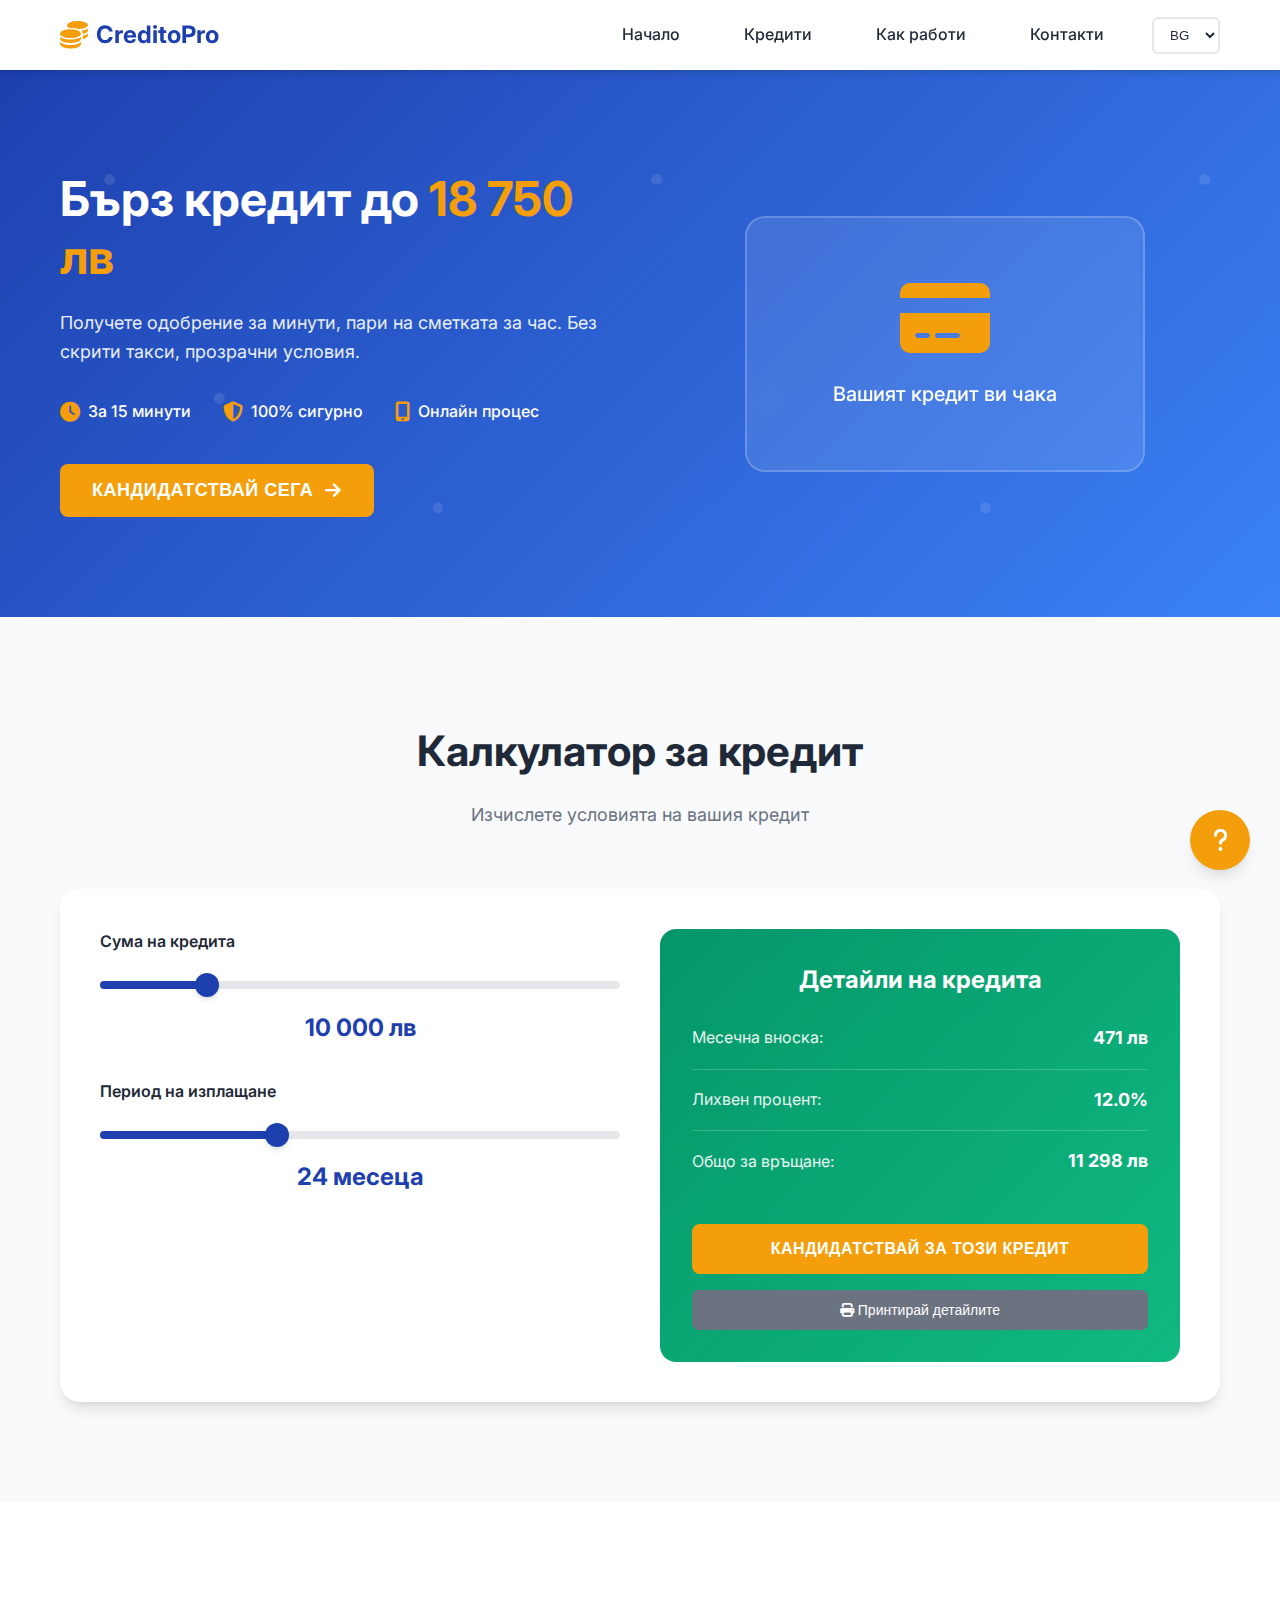
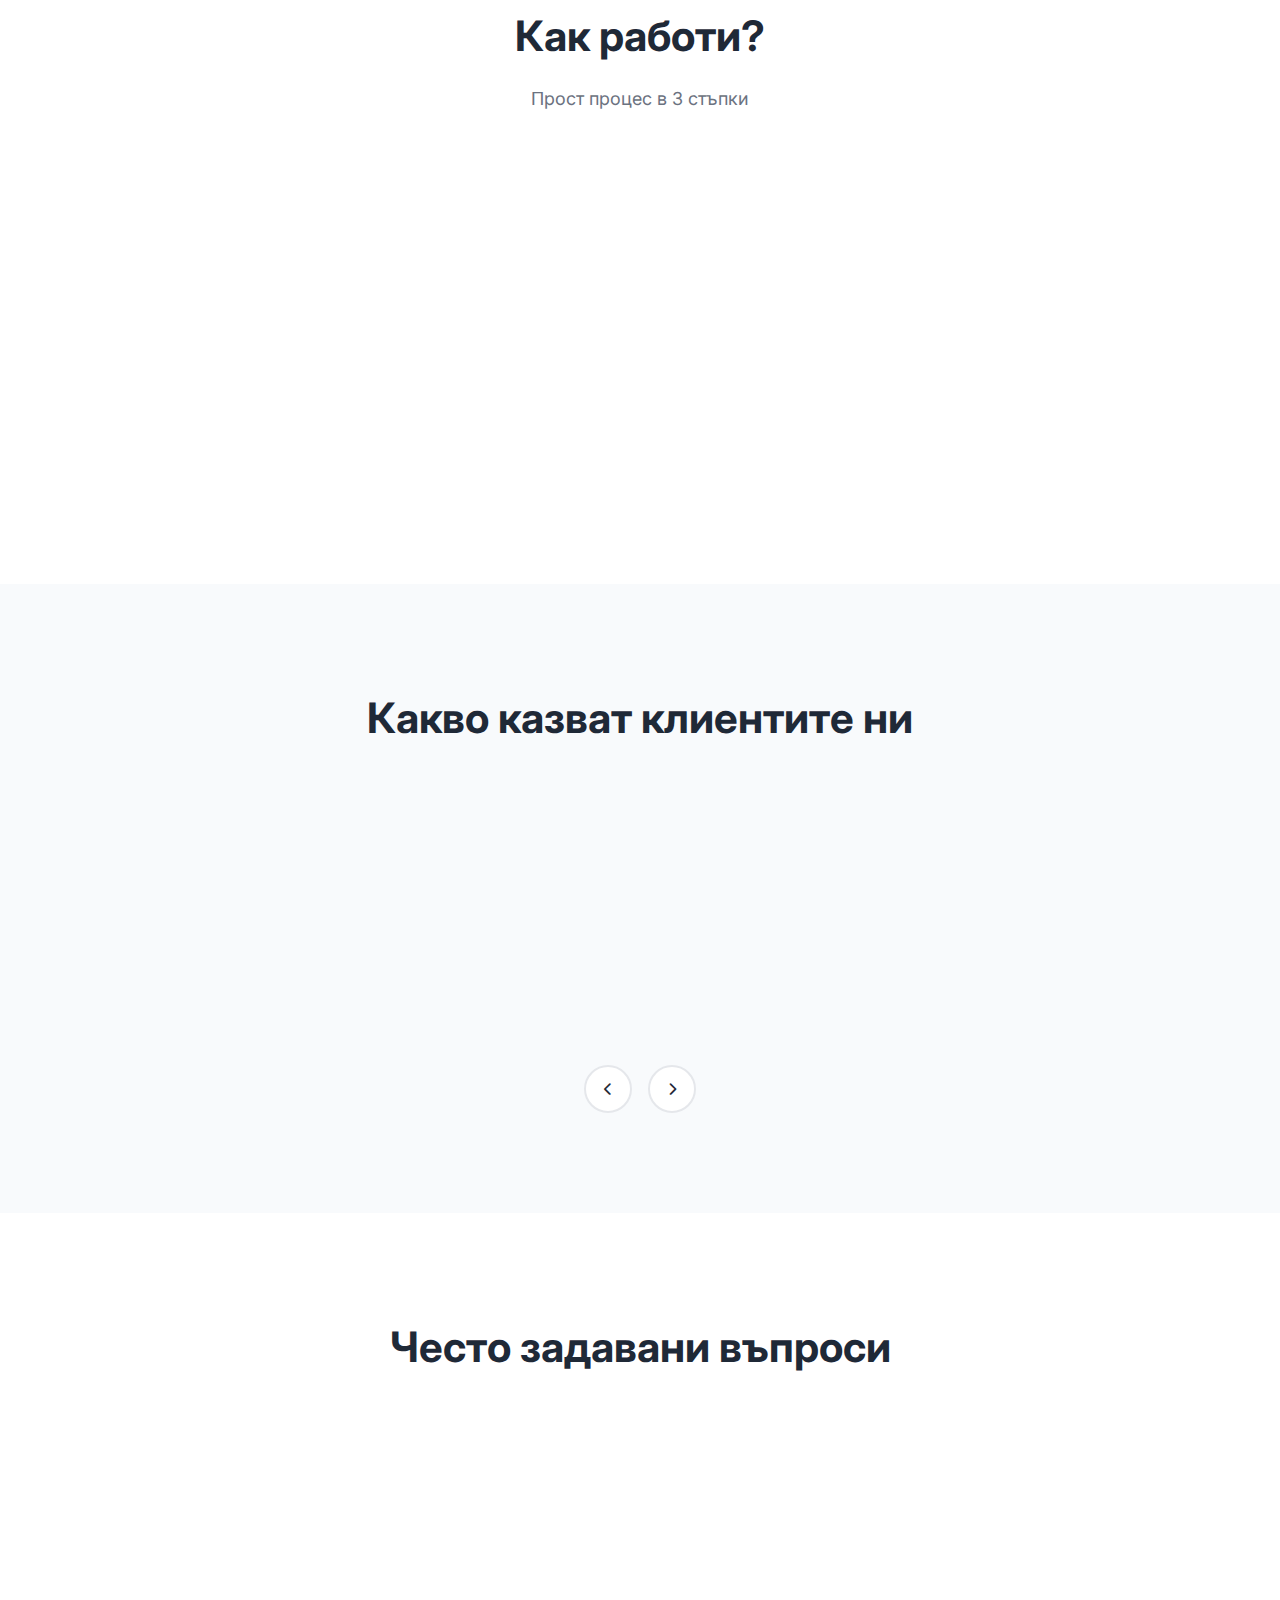
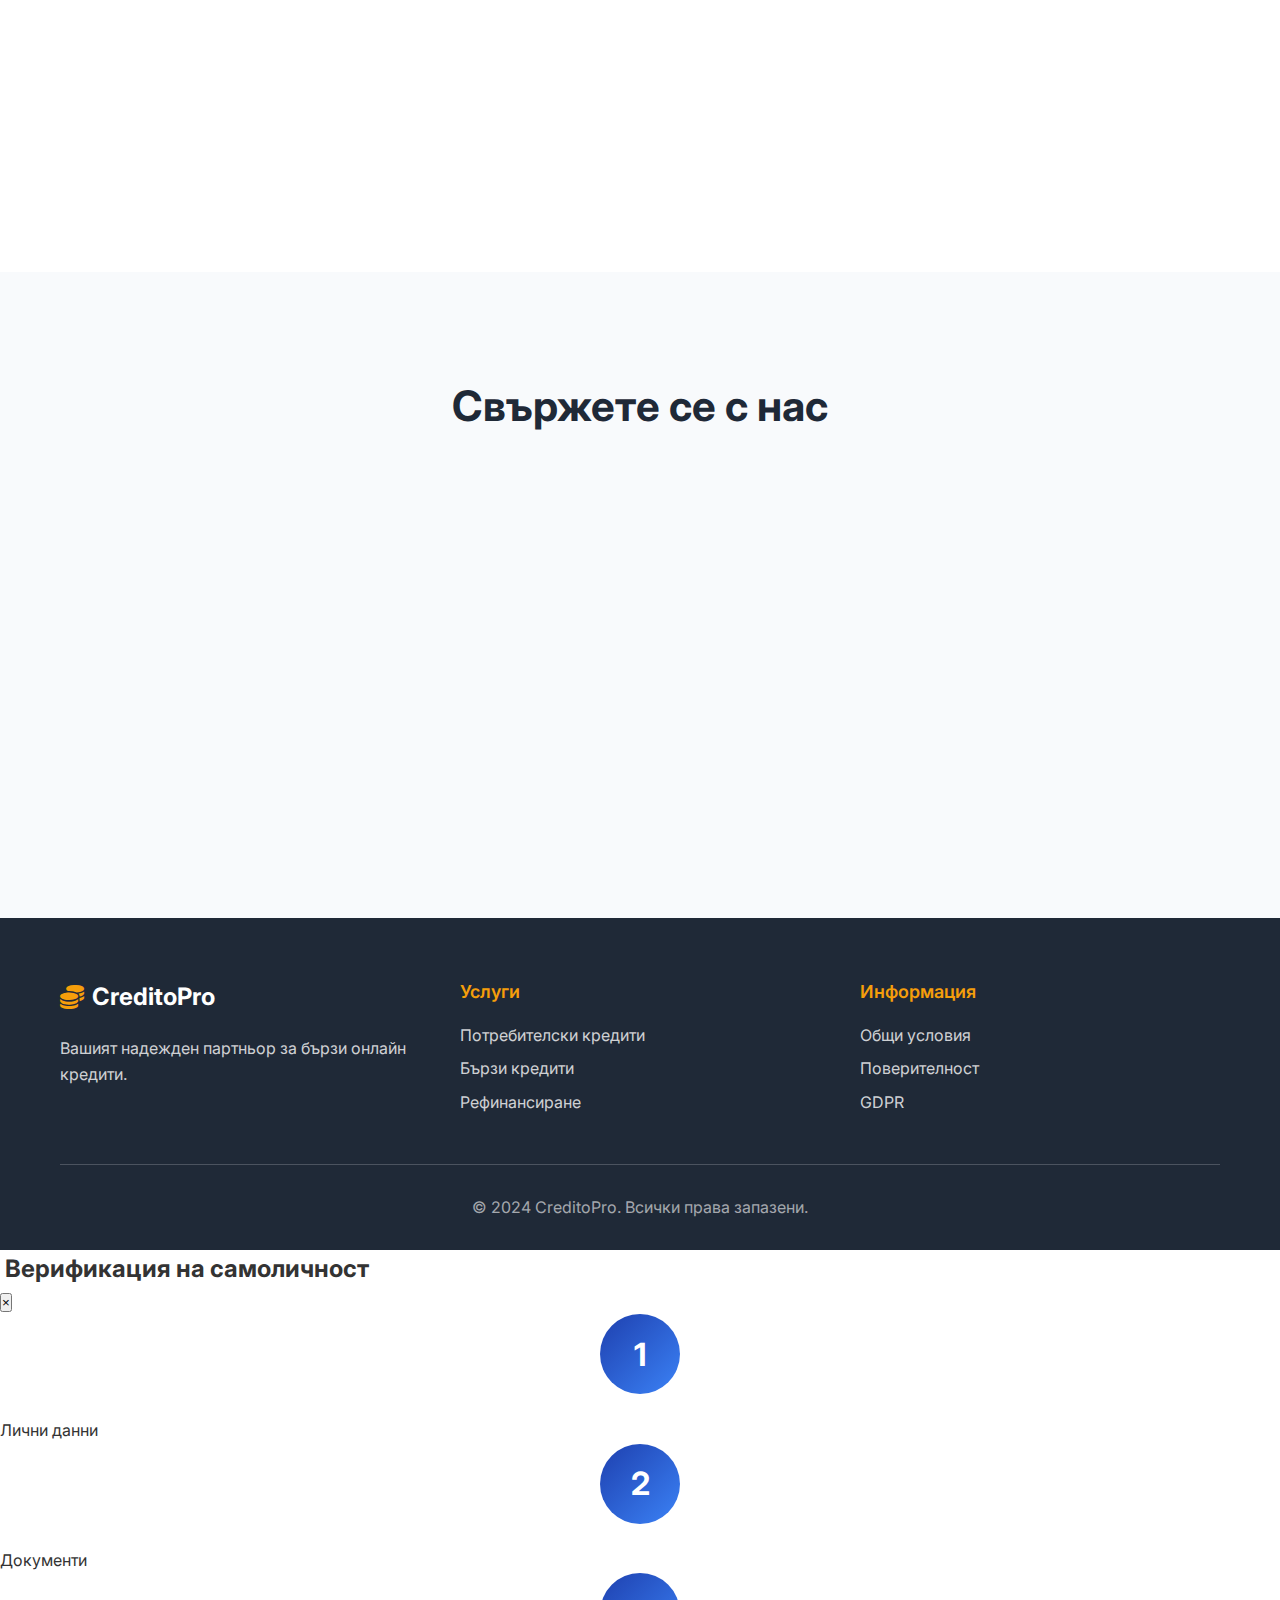
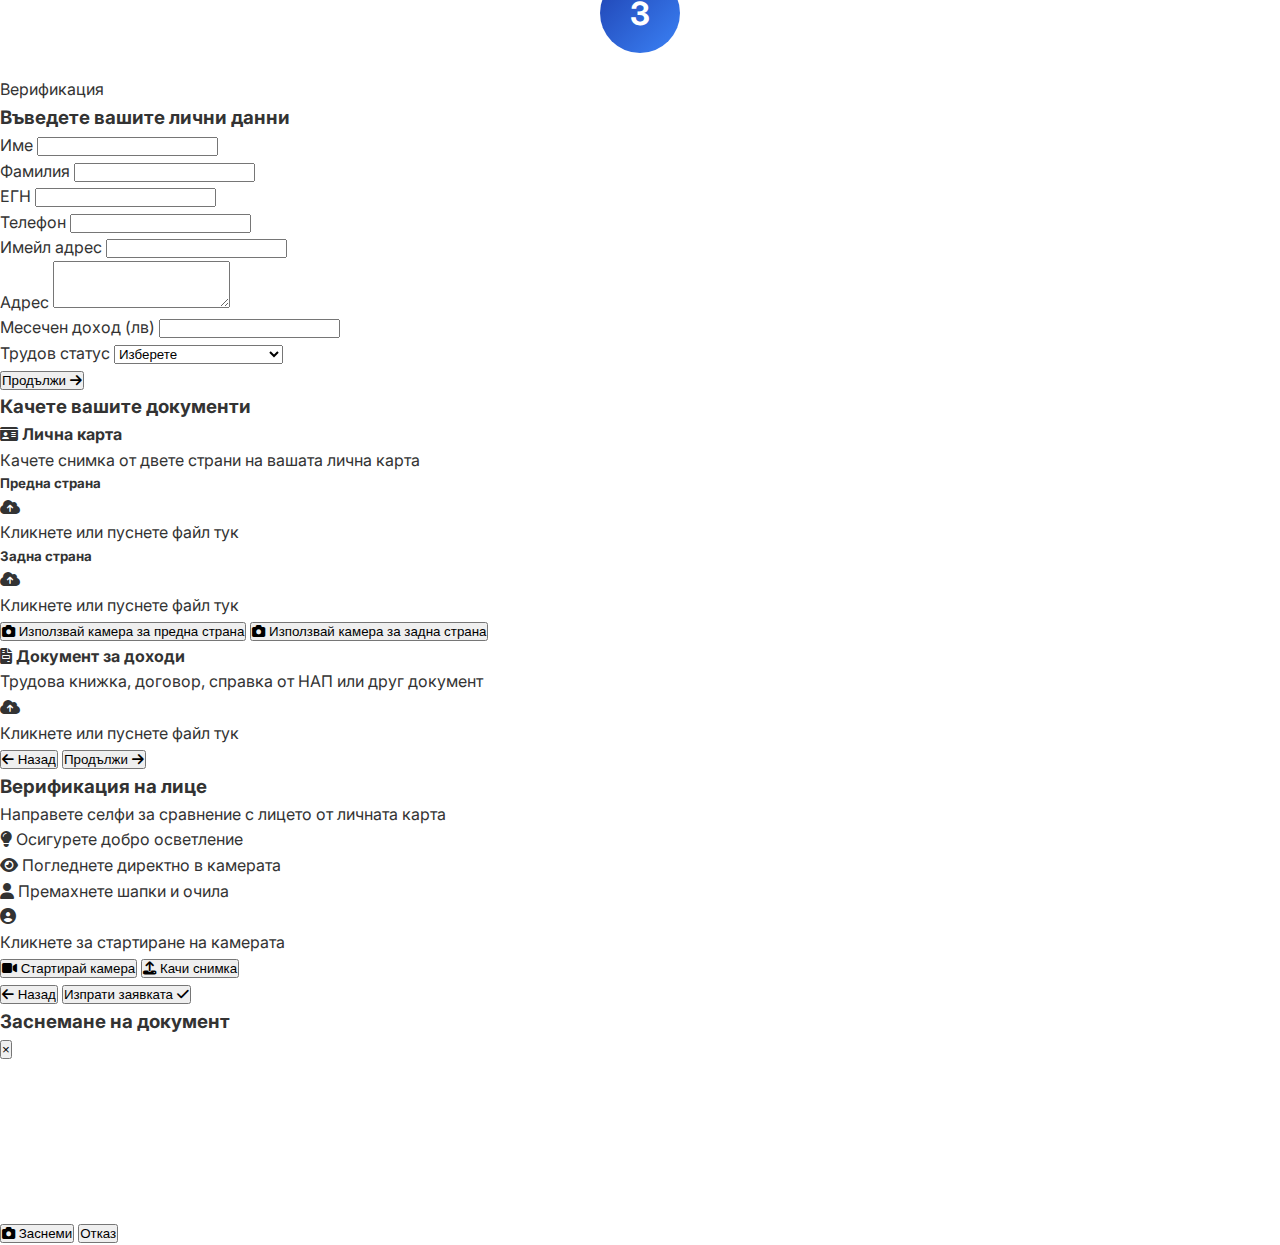
<file: index.html>
<!DOCTYPE html>
<html lang="bg">
<head>
    <meta charset="UTF-8">
    <meta name="viewport" content="width=device-width, initial-scale=1.0">
    <title>CreditoPro - Бързи кредити онлайн</title>
    <link rel="stylesheet" href="styles.css">
    <link rel="preconnect" href="https://fonts.googleapis.com">
    <link rel="preconnect" href="https://fonts.gstatic.com" crossorigin>
    <link href="https://fonts.googleapis.com/css2?family=Inter:wght@300;400;500;600;700&display=swap" rel="stylesheet">
    <link rel="stylesheet" href="https://cdnjs.cloudflare.com/ajax/libs/font-awesome/6.4.0/css/all.min.css">
</head>
<body>
    <!-- Navigation Bar -->
    <nav class="navbar">
        <div class="nav-container">
            <div class="nav-logo">
                <a href="#"><i class="fas fa-coins"></i> CreditoPro</a>
            </div>
            
            <div class="nav-menu" id="nav-menu">
                <a href="#home" class="nav-link">Начало</a>
                <a href="#calculator" class="nav-link">Кредити</a>
                <a href="#how-it-works" class="nav-link">Как работи</a>
                <a href="#contact" class="nav-link">Контакти</a>
                
                <div class="language-selector">
                    <select id="language-select">
                        <option value="bg">BG</option>
                        <option value="en">EN</option>
                    </select>
                </div>
            </div>
            
            <div class="hamburger" id="hamburger">
                <span class="bar"></span>
                <span class="bar"></span>
                <span class="bar"></span>
            </div>
        </div>
    </nav>

    <!-- Hero Section -->
    <section id="home" class="hero">
        <div class="hero-container">
            <div class="hero-content">
                <h1>Бърз кредит до <span class="highlight">50 000 лв</span></h1>
                <p>Получете одобрение за минути, пари на сметката за час. Без скрити такси, прозрачни условия.</p>
                <div class="hero-features">
                    <div class="feature">
                        <i class="fas fa-clock"></i>
                        <span>За 15 минути</span>
                    </div>
                    <div class="feature">
                        <i class="fas fa-shield-alt"></i>
                        <span>100% сигурно</span>
                    </div>
                    <div class="feature">
                        <i class="fas fa-mobile-alt"></i>
                        <span>Онлайн процес</span>
                    </div>
                </div>
                <button class="cta-button" onclick="scrollToCalculator()">
                    Кандидатствай сега <i class="fas fa-arrow-right"></i>
                </button>
            </div>
            <div class="hero-image">
                <div class="hero-placeholder">
                    <i class="fas fa-credit-card"></i>
                    <p>Вашият кредит ви чака</p>
                </div>
            </div>
        </div>
    </section>

    <!-- Loan Calculator -->
    <section id="calculator" class="calculator-section">
        <div class="container">
            <h2>Калкулатор за кредит</h2>
            <p>Изчислете условията на вашия кредит</p>
            
            <div class="calculator">
                <div class="calculator-inputs">
                    <div class="input-group">
                        <label for="loan-amount">Сума на кредита</label>
                        <div class="slider-container">
                            <input type="range" id="loan-amount" min="500" max="50000" value="10000" step="500">
                            <div class="slider-value">
                                <span id="amount-value">10 000</span> лв
                            </div>
                        </div>
                    </div>
                    
                    <div class="input-group">
                        <label for="loan-period">Период на изплащане</label>
                        <div class="slider-container">
                            <input type="range" id="loan-period" min="6" max="60" value="24" step="6">
                            <div class="slider-value">
                                <span id="period-value">24</span> месеца
                            </div>
                        </div>
                    </div>
                </div>
                
                <div class="calculator-results">
                    <div class="result-card">
                        <h3>Детайли на кредита</h3>
                        <div class="result-item">
                            <span>Месечна вноска:</span>
                            <strong id="monthly-payment">456 лв</strong>
                        </div>
                        <div class="result-item">
                            <span>Лихвен процент:</span>
                            <strong id="interest-rate">12.5%</strong>
                        </div>
                        <div class="result-item">
                            <span>Общо за връщане:</span>
                            <strong id="total-amount">10 944 лв</strong>
                        </div>
                        <button class="apply-button" onclick="startApplication()">
                            Кандидатствай за този кредит
                        </button>
                    </div>
                </div>
            </div>
        </div>
    </section>

    <!-- How It Works -->
    <section id="how-it-works" class="how-it-works">
        <div class="container">
            <h2>Как работи?</h2>
            <p>Прост процес в 3 стъпки</p>
            
            <div class="steps">
                <div class="step">
                    <div class="step-number">1</div>
                    <div class="step-content">
                        <h3>Попълнете заявката</h3>
                        <p>Въведете вашите данни и изберете желаната сума и срок</p>
                    </div>
                </div>
                
                <div class="step">
                    <div class="step-number">2</div>
                    <div class="step-content">
                        <h3>Получете одобрение</h3>
                        <p>Автоматична проверка и отговор за минути</p>
                    </div>
                </div>
                
                <div class="step">
                    <div class="step-number">3</div>
                    <div class="step-content">
                        <h3>Получете парите</h3>
                        <p>Средствата се прехвърлят директно в банковата ви сметка</p>
                    </div>
                </div>
            </div>
        </div>
    </section>

    <!-- Testimonials -->
    <section class="testimonials">
        <div class="container">
            <h2>Какво казват клиентите ни</h2>
            
            <div class="testimonial-slider" id="testimonial-slider">
                <div class="testimonial active">
                    <div class="testimonial-content">
                        <p>"Много бърз и удобен процес. Получих парите още същия ден!"</p>
                        <div class="testimonial-author">
                            <strong>Мария И.</strong>
                            <span>София</span>
                        </div>
                    </div>
                </div>
                
                <div class="testimonial">
                    <div class="testimonial-content">
                        <p>"Отлично обслужване и прозрачни условия. Препоръчвам!"</p>
                        <div class="testimonial-author">
                            <strong>Петър С.</strong>
                            <span>Пловдив</span>
                        </div>
                    </div>
                </div>
                
                <div class="testimonial">
                    <div class="testimonial-content">
                        <p>"Спасиха ме в трудна ситуация. Благодаря за професионализма!"</p>
                        <div class="testimonial-author">
                            <strong>Елена Д.</strong>
                            <span>Варна</span>
                        </div>
                    </div>
                </div>
            </div>
            
            <div class="testimonial-nav">
                <button class="prev-btn" onclick="changeTestimonial(-1)">
                    <i class="fas fa-chevron-left"></i>
                </button>
                <button class="next-btn" onclick="changeTestimonial(1)">
                    <i class="fas fa-chevron-right"></i>
                </button>
            </div>
        </div>
    </section>

    <!-- FAQ Section -->
    <section class="faq">
        <div class="container">
            <h2>Често задавани въпроси</h2>
            
            <div class="faq-list">
                <div class="faq-item">
                    <div class="faq-question" onclick="toggleFAQ(0)">
                        <span>Колко време отнема процесът на одобрение?</span>
                        <i class="fas fa-plus"></i>
                    </div>
                    <div class="faq-answer">
                        <p>Обикновено процесът на одобрение отнема между 15-30 минути. В повечето случаи получавате отговор веднага след подаване на заявката.</p>
                    </div>
                </div>
                
                <div class="faq-item">
                    <div class="faq-question" onclick="toggleFAQ(1)">
                        <span>Какви документи са необходими?</span>
                        <i class="fas fa-plus"></i>
                    </div>
                    <div class="faq-answer">
                        <p>Необходими са само лична карта и документ за доходи. Всички документи могат да бъдат качени онлайн.</p>
                    </div>
                </div>
                
                <div class="faq-item">
                    <div class="faq-question" onclick="toggleFAQ(2)">
                        <span>Има ли скрити такси?</span>
                        <i class="fas fa-plus"></i>
                    </div>
                    <div class="faq-answer">
                        <p>Не, няма скрити такси. Всички разходи са ясно посочени преди подписване на договора.</p>
                    </div>
                </div>
                
                <div class="faq-item">
                    <div class="faq-question" onclick="toggleFAQ(3)">
                        <span>Мога ли да върна кредита предсрочно?</span>
                        <i class="fas fa-plus"></i>
                    </div>
                    <div class="faq-answer">
                        <p>Да, можете да върнете кредита предсрочно без допълнителни такси за предсрочно погасяване.</p>
                    </div>
                </div>
            </div>
        </div>
    </section>

    <!-- Contact Section -->
    <section id="contact" class="contact">
        <div class="container">
            <h2>Свържете се с нас</h2>
            <div class="contact-info">
                <div class="contact-item">
                    <i class="fas fa-phone"></i>
                    <div>
                        <h3>Телефон</h3>
                        <p>0700 12 345</p>
                    </div>
                </div>
                
                <div class="contact-item">
                    <i class="fas fa-envelope"></i>
                    <div>
                        <h3>Имейл</h3>
                        <p>info@creditopro.bg</p>
                    </div>
                </div>
                
                <div class="contact-item">
                    <i class="fas fa-clock"></i>
                    <div>
                        <h3>Работно време</h3>
                        <p>Пон-Пет: 09:00-18:00</p>
                    </div>
                </div>
            </div>
        </div>
    </section>

    <!-- Footer -->
    <footer class="footer">
        <div class="container">
            <div class="footer-content">
                <div class="footer-section">
                    <h3><i class="fas fa-coins"></i> CreditoPro</h3>
                    <p>Вашият надежден партньор за бързи онлайн кредити.</p>
                </div>
                
                <div class="footer-section">
                    <h4>Услуги</h4>
                    <ul>
                        <li><a href="#">Потребителски кредити</a></li>
                        <li><a href="#">Бързи кредити</a></li>
                        <li><a href="#">Рефинансиране</a></li>
                    </ul>
                </div>
                
                <div class="footer-section">
                    <h4>Информация</h4>
                    <ul>
                        <li><a href="#">Общи условия</a></li>
                        <li><a href="#">Поверителност</a></li>
                        <li><a href="#">GDPR</a></li>
                    </ul>
                </div>
            </div>
            
            <div class="footer-bottom">
                <p>&copy; 2024 CreditoPro. Всички права запазени.</p>
            </div>
        </div>
    </footer>

    <!-- Sticky Help Button -->
    <div class="help-button" onclick="toggleHelp()">
        <i class="fas fa-question"></i>
    </div>

    <!-- Help Modal -->
    <div class="help-modal" id="help-modal">
        <div class="help-content">
            <h3>Нужна ви помощ?</h3>
            <p>Свържете се с нас:</p>
            <div class="help-options">
                <a href="tel:0700123456" class="help-option">
                    <i class="fas fa-phone"></i> Обадете се
                </a>
                <a href="mailto:info@creditopro.bg" class="help-option">
                    <i class="fas fa-envelope"></i> Изпратете имейл
                </a>
            </div>
            <button class="close-help" onclick="toggleHelp()">Затвори</button>
        </div>
    </div>

    <!-- Verification Form Modal -->
    <div class="verification-modal" id="verification-modal">
        <div class="verification-content">
            <div class="verification-header">
                <h2><i class="fas fa-shield-check"></i> Верификация на самоличност</h2>
                <button class="close-verification" onclick="closeVerification()">&times;</button>
            </div>
            
            <div class="verification-steps">
                <div class="step-indicator">
                    <div class="step-item active" data-step="1">
                        <div class="step-number">1</div>
                        <span>Лични данни</span>
                    </div>
                    <div class="step-item" data-step="2">
                        <div class="step-number">2</div>
                        <span>Документи</span>
                    </div>
                    <div class="step-item" data-step="3">
                        <div class="step-number">3</div>
                        <span>Верификация</span>
                    </div>
                </div>

                <!-- Step 1: Personal Information -->
                <div class="verification-step active" id="step-1">
                    <h3>Въведете вашите лични данни</h3>
                    <form id="personal-info-form">
                        <div class="form-row">
                            <div class="form-group">
                                <label for="first-name">Име</label>
                                <input type="text" id="first-name" name="firstName" required>
                            </div>
                            <div class="form-group">
                                <label for="last-name">Фамилия</label>
                                <input type="text" id="last-name" name="lastName" required>
                            </div>
                        </div>
                        
                        <div class="form-row">
                            <div class="form-group">
                                <label for="egn">ЕГН</label>
                                <input type="text" id="egn" name="egn" maxlength="10" required>
                            </div>
                            <div class="form-group">
                                <label for="phone">Телефон</label>
                                <input type="tel" id="phone" name="phone" required>
                            </div>
                        </div>
                        
                        <div class="form-group">
                            <label for="email">Имейл адрес</label>
                            <input type="email" id="email" name="email" required>
                        </div>
                        
                        <div class="form-group">
                            <label for="address">Адрес</label>
                            <textarea id="address" name="address" rows="3" required></textarea>
                        </div>
                        
                        <div class="form-row">
                            <div class="form-group">
                                <label for="income">Месечен доход (лв)</label>
                                <input type="number" id="income" name="income" min="0" required>
                            </div>
                            <div class="form-group">
                                <label for="employment">Трудов статус</label>
                                <select id="employment" name="employment" required>
                                    <option value="">Изберете</option>
                                    <option value="employed">Нает по трудов договор</option>
                                    <option value="self-employed">Самонаети</option>
                                    <option value="retired">Пенсионер</option>
                                    <option value="unemployed">Безработен</option>
                                </select>
                            </div>
                        </div>
                        
                        <button type="button" class="next-btn" onclick="nextStep(2)">
                            Продължи <i class="fas fa-arrow-right"></i>
                        </button>
                    </form>
                </div>

                <!-- Step 2: Document Upload -->
                <div class="verification-step" id="step-2">
                    <h3>Качете вашите документи</h3>
                    
                    <div class="document-section">
                        <h4><i class="fas fa-id-card"></i> Лична карта</h4>
                        <p class="section-description">Качете снимка от двете страни на вашата лична карта</p>
                        
                        <div class="upload-options">
                            <div class="upload-option">
                                <h5>Предна страна</h5>
                                <div class="upload-area" id="id-front-upload">
                                    <i class="fas fa-cloud-upload-alt"></i>
                                    <p>Кликнете или пуснете файл тук</p>
                                    <input type="file" id="id-front" accept="image/*" hidden>
                                </div>
                                <div class="preview" id="id-front-preview"></div>
                            </div>
                            
                            <div class="upload-option">
                                <h5>Задна страна</h5>
                                <div class="upload-area" id="id-back-upload">
                                    <i class="fas fa-cloud-upload-alt"></i>
                                    <p>Кликнете или пуснете файл тук</p>
                                    <input type="file" id="id-back" accept="image/*" hidden>
                                </div>
                                <div class="preview" id="id-back-preview"></div>
                            </div>
                        </div>
                        
                        <div class="camera-option">
                            <button type="button" class="camera-btn" onclick="openCamera('id-front')">
                                <i class="fas fa-camera"></i> Използвай камера за предна страна
                            </button>
                            <button type="button" class="camera-btn" onclick="openCamera('id-back')">
                                <i class="fas fa-camera"></i> Използвай камера за задна страна
                            </button>
                        </div>
                    </div>
                    
                    <div class="document-section">
                        <h4><i class="fas fa-file-invoice"></i> Документ за доходи</h4>
                        <p class="section-description">Трудова книжка, договор, справка от НАП или друг документ</p>
                        
                        <div class="upload-area" id="income-upload">
                            <i class="fas fa-cloud-upload-alt"></i>
                            <p>Кликнете или пуснете файл тук</p>
                            <input type="file" id="income-doc" accept="image/*,.pdf" hidden>
                        </div>
                        <div class="preview" id="income-preview"></div>
                    </div>
                    
                    <div class="step-navigation">
                        <button type="button" class="prev-btn" onclick="prevStep(1)">
                            <i class="fas fa-arrow-left"></i> Назад
                        </button>
                        <button type="button" class="next-btn" onclick="nextStep(3)">
                            Продължи <i class="fas fa-arrow-right"></i>
                        </button>
                    </div>
                </div>

                <!-- Step 3: Face Verification -->
                <div class="verification-step" id="step-3">
                    <h3>Верификация на лице</h3>
                    <p class="section-description">Направете селфи за сравнение с лицето от личната карта</p>
                    
                    <div class="face-verification-section">
                        <div class="verification-info">
                            <div class="info-item">
                                <i class="fas fa-lightbulb"></i>
                                <span>Осигурете добро осветление</span>
                            </div>
                            <div class="info-item">
                                <i class="fas fa-eye"></i>
                                <span>Погледнете директно в камерата</span>
                            </div>
                            <div class="info-item">
                                <i class="fas fa-user"></i>
                                <span>Премахнете шапки и очила</span>
                            </div>
                        </div>
                        
                        <div class="face-capture">
                            <video id="face-video" width="320" height="240" autoplay muted style="display: none;"></video>
                            <canvas id="face-canvas" width="320" height="240" style="display: none;"></canvas>
                            <div class="face-placeholder" id="face-placeholder">
                                <i class="fas fa-user-circle"></i>
                                <p>Кликнете за стартиране на камерата</p>
                            </div>
                            <div class="face-preview" id="face-preview"></div>
                        </div>
                        
                        <div class="face-controls">
                            <button type="button" class="camera-btn" onclick="startFaceCapture()">
                                <i class="fas fa-video"></i> Стартирай камера
                            </button>
                            <button type="button" class="capture-btn" onclick="capturePhoto()" style="display: none;">
                                <i class="fas fa-camera"></i> Направи снимка
                            </button>
                            <button type="button" class="upload-btn" onclick="uploadFaceImage()">
                                <i class="fas fa-upload"></i> Качи снимка
                            </button>
                        </div>
                        
                        <input type="file" id="face-upload" accept="image/*" hidden>
                    </div>
                    
                    <div class="step-navigation">
                        <button type="button" class="prev-btn" onclick="prevStep(2)">
                            <i class="fas fa-arrow-left"></i> Назад
                        </button>
                        <button type="button" class="submit-btn" onclick="submitApplication()">
                            Изпрати заявката <i class="fas fa-check"></i>
                        </button>
                    </div>
                </div>

                <!-- Success Step -->
                <div class="verification-step" id="step-success" style="display: none;">
                    <div class="success-content">
                        <div class="success-icon">
                            <i class="fas fa-check-circle"></i>
                        </div>
                        <h3>Заявката е изпратена успешно!</h3>
                        <p>Благодарим ви за доверието! Ще получите отговор в рамките на 15-30 минути.</p>
                        
                        <div class="next-steps">
                            <h4>Следващи стъпки:</h4>
                            <ol>
                                <li>Ще проверим вашите документи</li>
                                <li>Ще ви изпратим имейл с резултата</li>
                                <li>При одобрение - средствата ще бъдат преведени</li>
                            </ol>
                        </div>
                        
                        <div class="contact-info">
                            <p>За въпроси се свържете с нас:</p>
                            <p><i class="fas fa-phone"></i> 0700 12 345</p>
                            <p><i class="fas fa-envelope"></i> info@creditopro.bg</p>
                        </div>
                        
                        <button type="button" class="close-btn" onclick="closeVerification()">
                            Затвори <i class="fas fa-times"></i>
                        </button>
                    </div>
                </div>
            </div>
        </div>
    </div>

    <!-- Camera Modal -->
    <div class="camera-modal" id="camera-modal">
        <div class="camera-content">
            <div class="camera-header">
                <h3>Заснемане на документ</h3>
                <button class="close-camera" onclick="closeCameraModal()">&times;</button>
            </div>
            <div class="camera-body">
                <video id="camera-video" autoplay muted></video>
                <canvas id="camera-canvas" style="display: none;"></canvas>
                <div class="camera-overlay">
                    <div class="camera-frame"></div>
                </div>
            </div>
            <div class="camera-controls">
                <button onclick="captureDocument()" class="capture-document-btn">
                    <i class="fas fa-camera"></i> Заснеми
                </button>
                <button onclick="closeCameraModal()" class="cancel-btn">
                    Отказ
                </button>
            </div>
        </div>
    </div>

    <script src="script.js"></script>
</body>
</html>
</file>
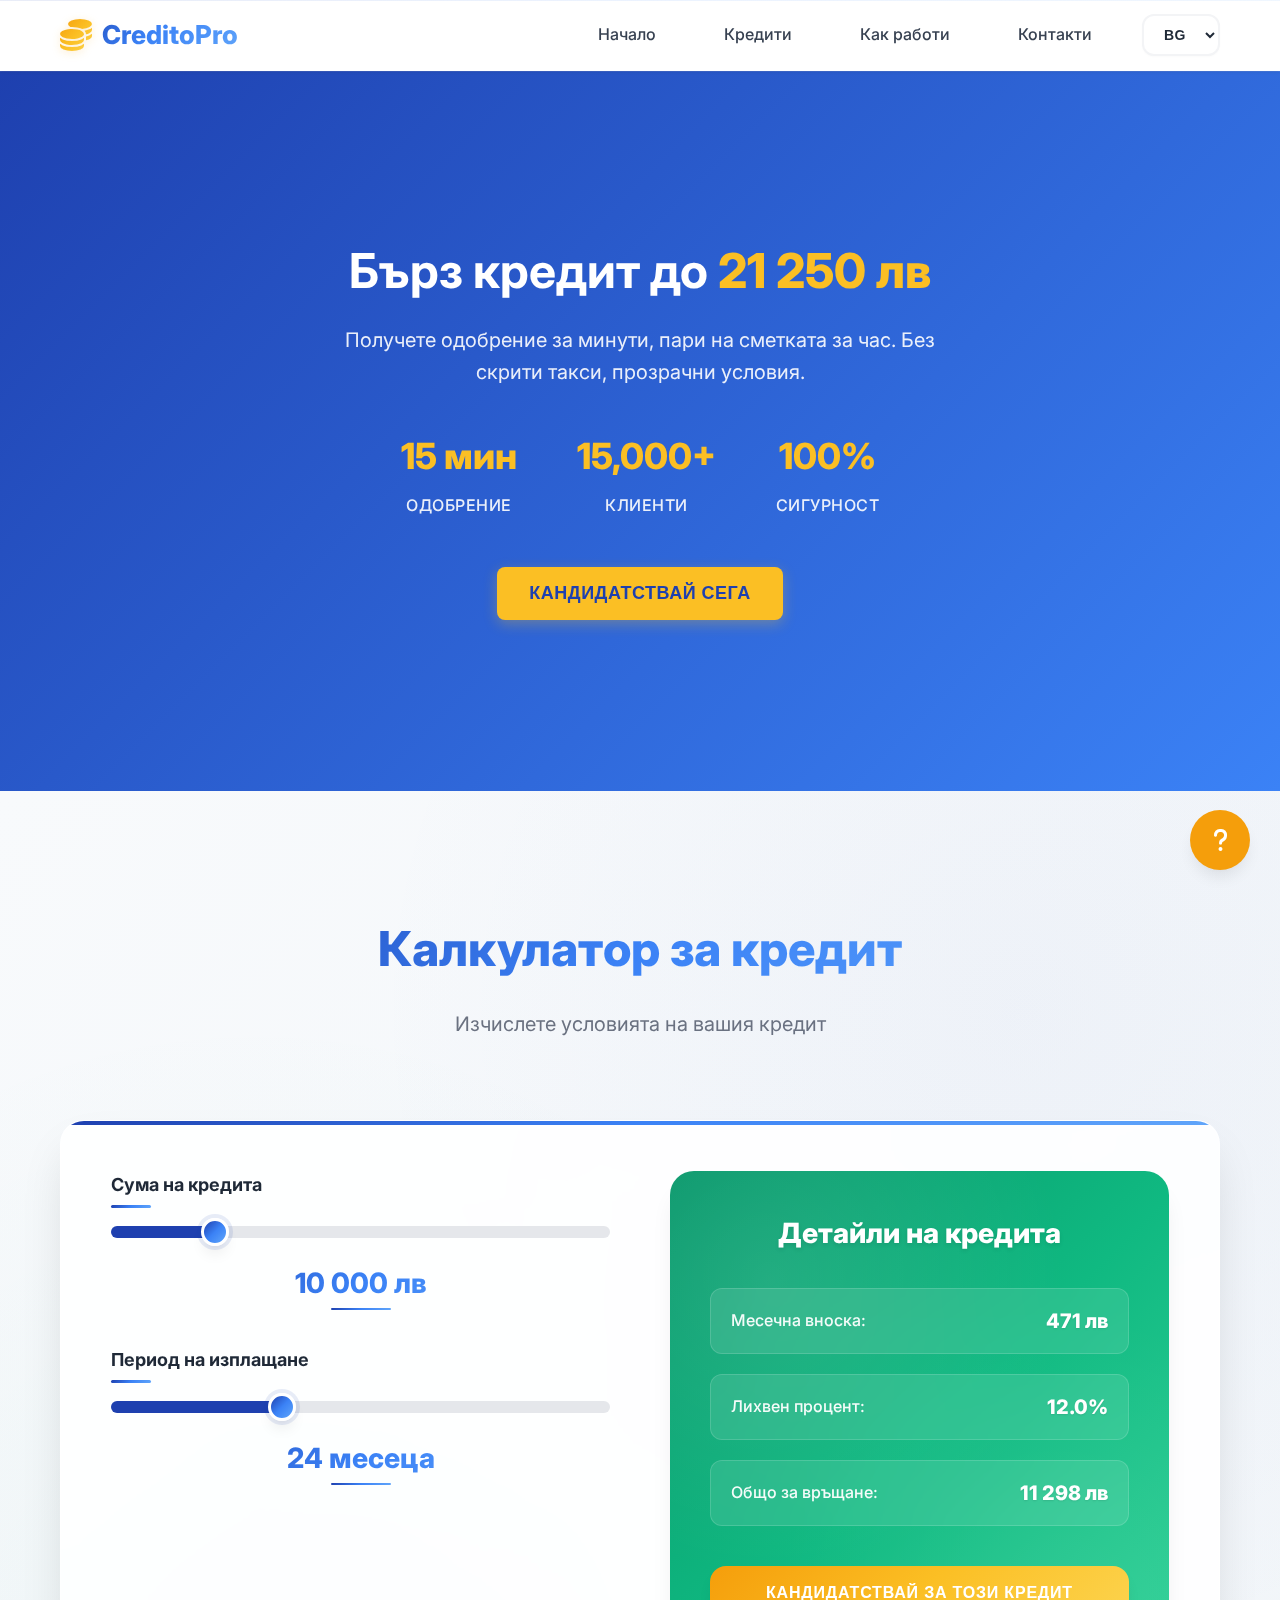
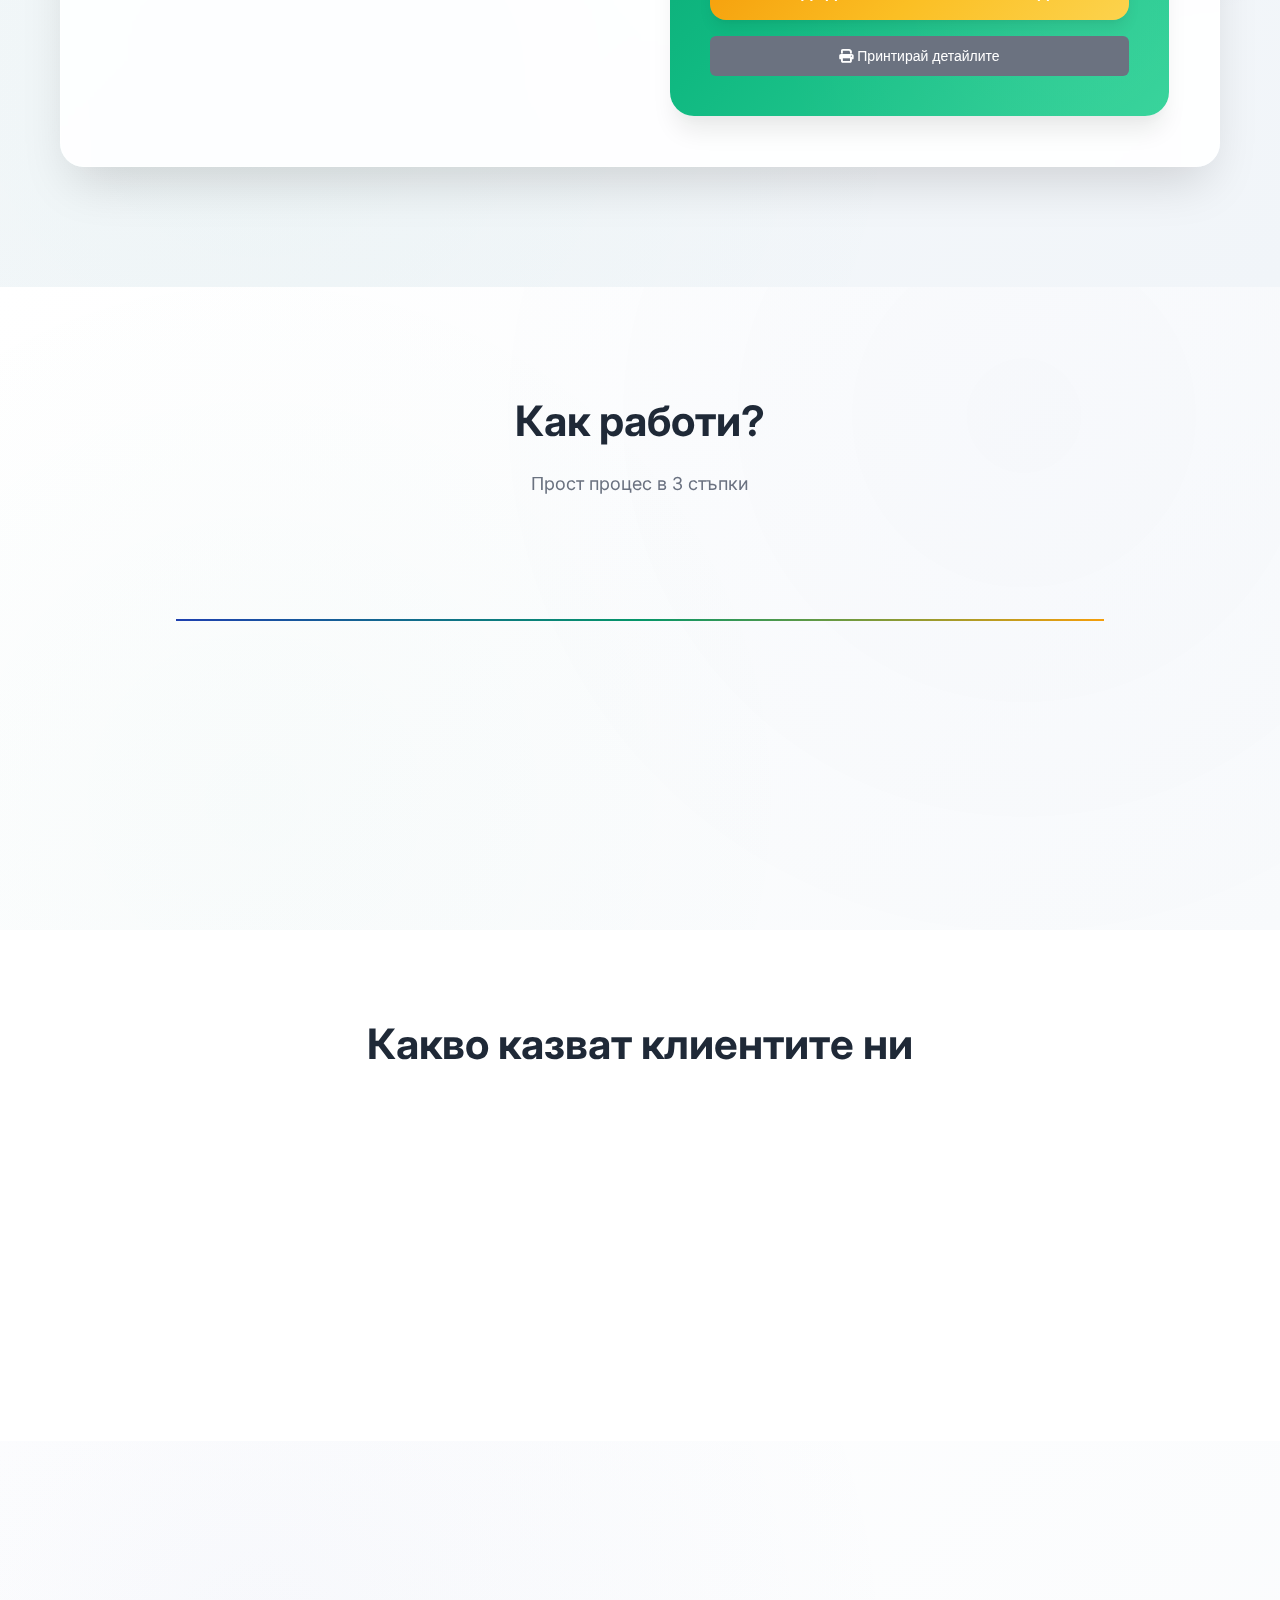
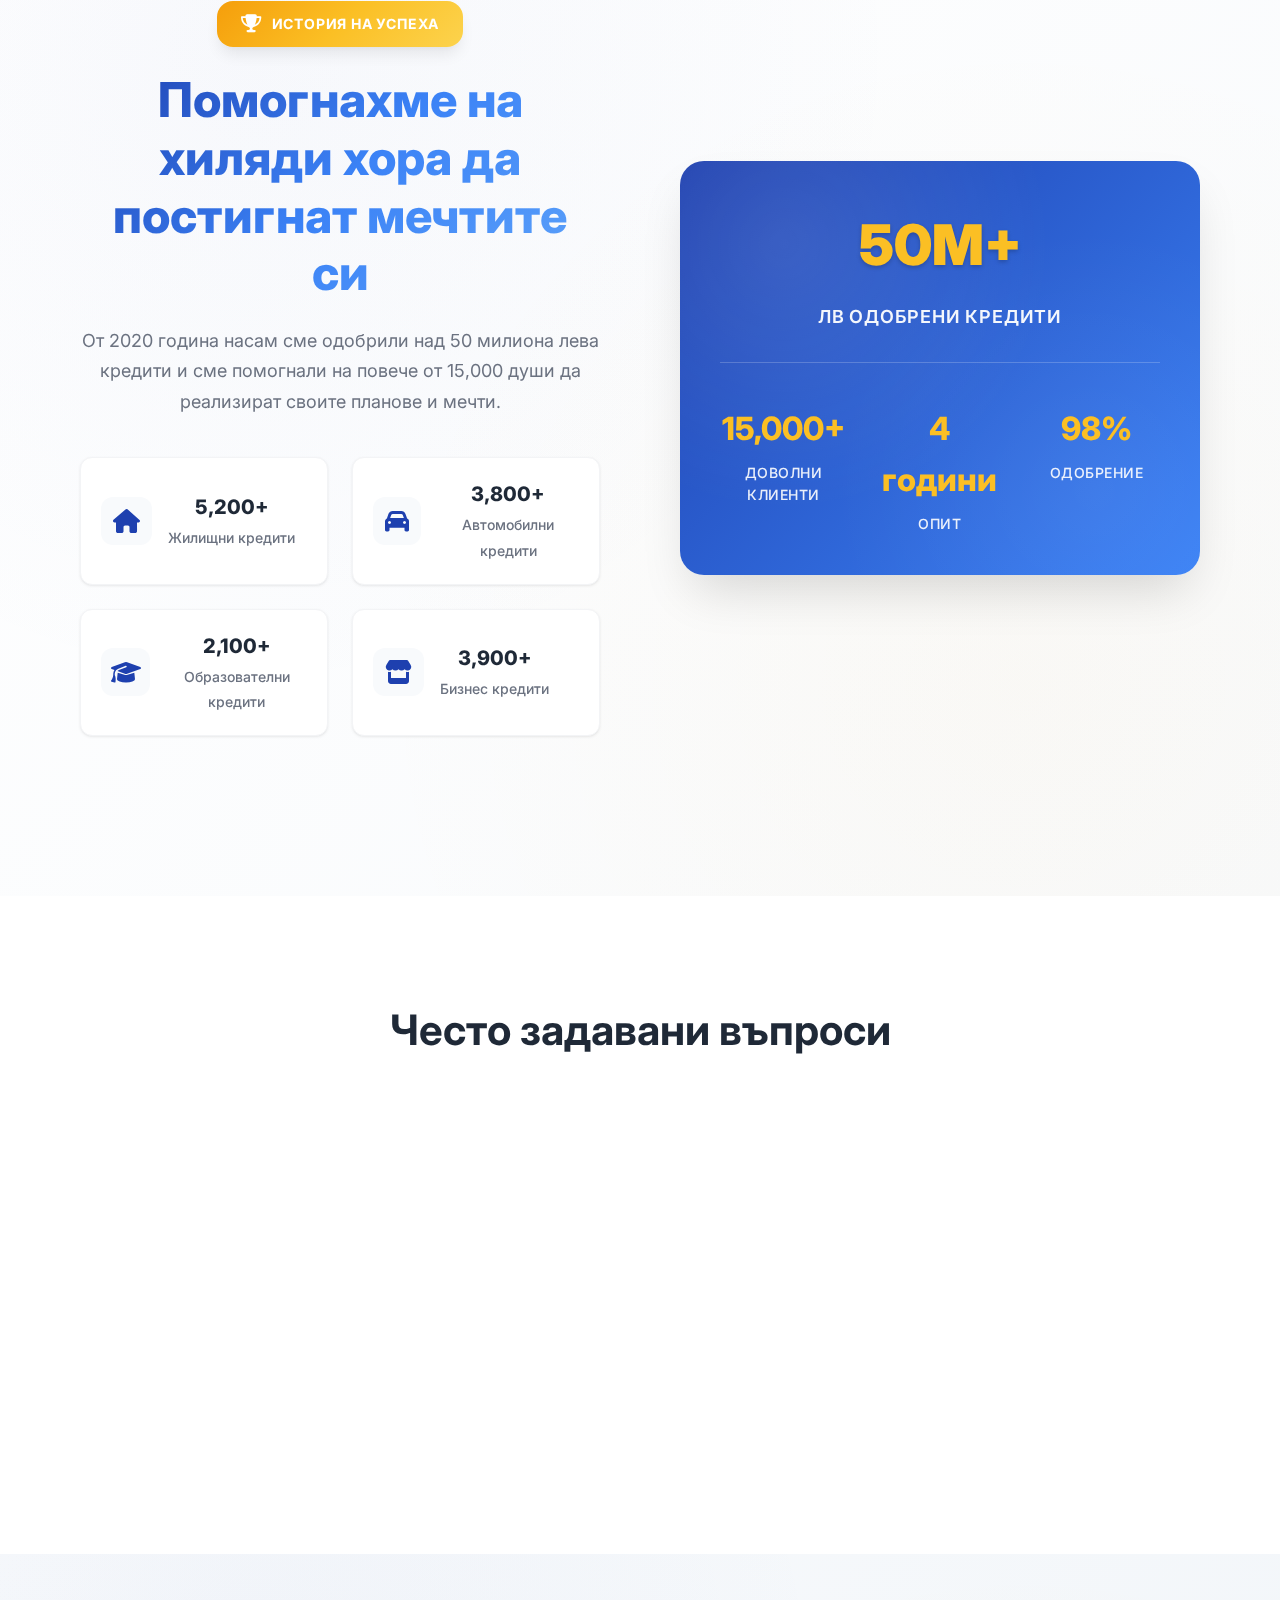
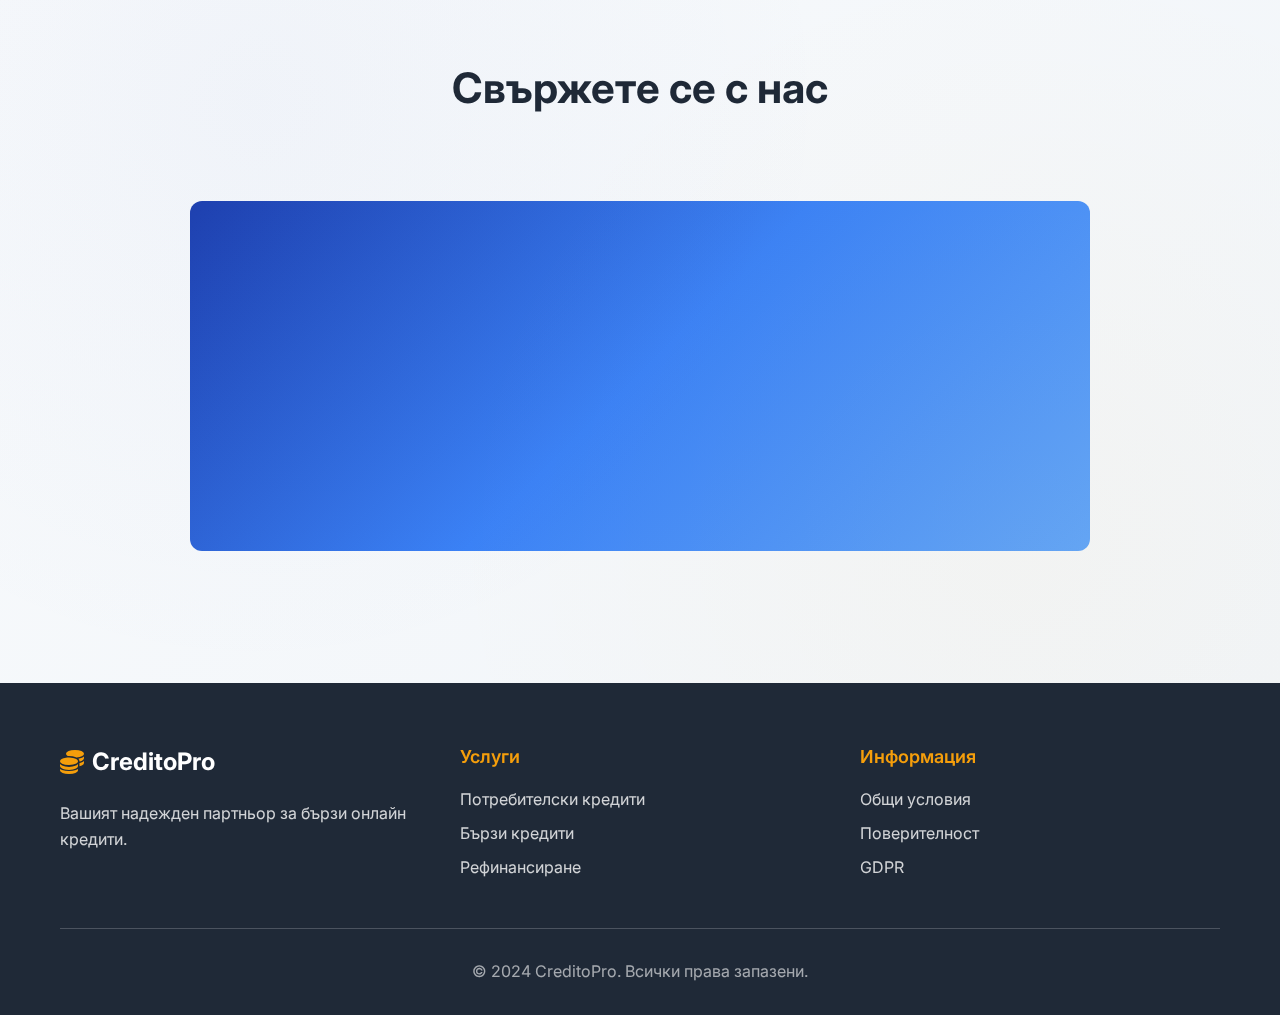
<file: public/index.html>
<!DOCTYPE html>
<html lang="bg">
<head>
    <meta charset="UTF-8">
    <meta name="viewport" content="width=device-width, initial-scale=1.0">
    <title>CreditoPro - Бързи кредити онлайн</title>
    <link rel="stylesheet" href="styles.css">
    <link rel="preconnect" href="https://fonts.googleapis.com">
    <link rel="preconnect" href="https://fonts.gstatic.com" crossorigin>
    <link href="https://fonts.googleapis.com/css2?family=Inter:wght@300;400;500;600;700&display=swap" rel="stylesheet">
    <link rel="stylesheet" href="https://cdnjs.cloudflare.com/ajax/libs/font-awesome/6.4.0/css/all.min.css">
</head>
<body>
    <!-- Navigation Bar -->
    <nav class="navbar">
        <div class="nav-container">
            <div class="nav-logo">
                <a href="#"><i class="fas fa-coins"></i> CreditoPro</a>
            </div>
            
            <div class="nav-menu" id="nav-menu">
                <a href="#home" class="nav-link">Начало</a>
                <a href="#calculator" class="nav-link">Кредити</a>
                <a href="#how-it-works" class="nav-link">Как работи</a>
                <a href="#contact" class="nav-link">Контакти</a>
                
                <div class="language-selector">
                    <select id="language-select">
                        <option value="bg">BG</option>
                        <option value="en">EN</option>
                    </select>
                </div>
            </div>
            
            <div class="hamburger" id="hamburger">
                <span class="bar"></span>
                <span class="bar"></span>
                <span class="bar"></span>
            </div>
        </div>
    </nav>

    <!-- Hero Section -->
    <section id="home" class="hero">
        <div class="hero-container">
            <div class="hero-content">
                <h1>Бърз кредит до <span class="highlight">50 000 лв</span></h1>
                <p>Получете одобрение за минути, пари на сметката за час. Без скрити такси, прозрачни условия.</p>
                <div class="hero-stats">
                    <div class="stat-item">
                        <div class="stat-number">15 мин</div>
                        <div class="stat-label">Одобрение</div>
                    </div>
                    <div class="stat-item">
                        <div class="stat-number">15,000+</div>
                        <div class="stat-label">Клиенти</div>
                    </div>
                    <div class="stat-item">
                        <div class="stat-number">100%</div>
                        <div class="stat-label">Сигурност</div>
                    </div>
                </div>
                <button class="cta-button" onclick="startApplication()">
                    Кандидатствай сега
                </button>
            </div>
        </div>
    </section>

    <!-- Loan Calculator -->
    <section id="calculator" class="calculator-section">
        <div class="container">
            <h2>Калкулатор за кредит</h2>
            <p>Изчислете условията на вашия кредит</p>
            
            <div class="calculator">
                <div class="calculator-inputs">
                    <div class="input-group">
                        <label for="loan-amount">Сума на кредита</label>
                        <div class="slider-container">
                            <input type="range" id="loan-amount" min="500" max="50000" value="10000" step="500">
                            <div class="slider-value">
                                <span id="amount-value">10 000</span> лв
                            </div>
                        </div>
                    </div>
                    
                    <div class="input-group">
                        <label for="loan-period">Период на изплащане</label>
                        <div class="slider-container">
                            <input type="range" id="loan-period" min="6" max="60" value="24" step="6">
                            <div class="slider-value">
                                <span id="period-value">24</span> месеца
                            </div>
                        </div>
                    </div>
                </div>
                
                <div class="calculator-results">
                    <div class="result-card">
                        <h3>Детайли на кредита</h3>
                        <div class="result-item">
                            <span>Месечна вноска:</span>
                            <strong id="monthly-payment">456 лв</strong>
                        </div>
                        <div class="result-item">
                            <span>Лихвен процент:</span>
                            <strong id="interest-rate">12.5%</strong>
                        </div>
                        <div class="result-item">
                            <span>Общо за връщане:</span>
                            <strong id="total-amount">10 944 лв</strong>
                        </div>
                        <button class="apply-button" onclick="startApplication()">
                            Кандидатствай за този кредит
                        </button>
                    </div>
                </div>
            </div>
        </div>
    </section>

    <!-- How It Works -->
    <section id="how-it-works" class="how-it-works">
        <div class="container">
            <h2>Как работи?</h2>
            <p>Прост процес в 3 стъпки</p>
            
            <div class="steps">
                <div class="step">
                    <div class="step-number">1</div>
                    <div class="step-content">
                        <h3>Попълнете заявката</h3>
                        <p>Въведете вашите данни и изберете желаната сума и срок</p>
                    </div>
                </div>
                
                <div class="step">
                    <div class="step-number">2</div>
                    <div class="step-content">
                        <h3>Получете одобрение</h3>
                        <p>Автоматична проверка и отговор за минути</p>
                    </div>
                </div>
                
                <div class="step">
                    <div class="step-number">3</div>
                    <div class="step-content">
                        <h3>Получете парите</h3>
                        <p>Средствата се прехвърлят директно в банковата ви сметка</p>
                    </div>
                </div>
            </div>
        </div>
    </section>

    <!-- Testimonials -->
    <section class="testimonials">
        <div class="container">
            <h2>Какво казват клиентите ни</h2>
            
            <div class="testimonials-grid">
                <div class="testimonial">
                    <p>"Много бърз и удобен процес. Получих парите още същия ден!"</p>
                    <div class="testimonial-author">
                        <strong>Мария И.</strong>
                        <span>София</span>
                    </div>
                </div>
                
                <div class="testimonial">
                    <p>"Отлично обслужване и прозрачни условия. Препоръчвам!"</p>
                    <div class="testimonial-author">
                        <strong>Петър С.</strong>
                        <span>Пловдив</span>
                    </div>
                </div>
                
                <div class="testimonial">
                    <p>"Спасиха ме в трудна ситуация. Благодаря за професионализма!"</p>
                    <div class="testimonial-author">
                        <strong>Елена Д.</strong>
                        <span>Варна</span>
                    </div>
                </div>
            </div>
        </div>
    </section>

    <!-- Success Story Section -->
    <section class="success-story">
        <div class="container">
            <div class="success-content">
                <div class="success-text">
                    <div class="success-badge-large">
                        <i class="fas fa-trophy"></i>
                        <span>История на успеха</span>
                    </div>
                    <h2>Помогнахме на хиляди хора да постигнат мечтите си</h2>
                    <p>От 2020 година насам сме одобрили над 50 милиона лева кредити и сме помогнали на повече от 15,000 души да реализират своите планове и мечти.</p>
                    <div class="success-highlights">
                        <div class="highlight-item">
                            <i class="fas fa-home"></i>
                            <div>
                                <strong>5,200+</strong>
                                <span>Жилищни кредити</span>
                            </div>
                        </div>
                        <div class="highlight-item">
                            <i class="fas fa-car"></i>
                            <div>
                                <strong>3,800+</strong>
                                <span>Автомобилни кредити</span>
                            </div>
                        </div>
                        <div class="highlight-item">
                            <i class="fas fa-graduation-cap"></i>
                            <div>
                                <strong>2,100+</strong>
                                <span>Образователни кредити</span>
                            </div>
                        </div>
                        <div class="highlight-item">
                            <i class="fas fa-store"></i>
                            <div>
                                <strong>3,900+</strong>
                                <span>Бизнес кредити</span>
                            </div>
                        </div>
                    </div>
                </div>
                <div class="success-stats-card">
                    <div class="main-stat">
                        <div class="big-number">50M+</div>
                        <div class="big-label">лв одобрени кредити</div>
                    </div>
                    <div class="secondary-stats">
                        <div class="secondary-stat">
                            <div class="stat-number">15,000+</div>
                            <div class="stat-label">Доволни клиенти</div>
                        </div>
                        <div class="secondary-stat">
                            <div class="stat-number">4 години</div>
                            <div class="stat-label">Опит</div>
                        </div>
                        <div class="secondary-stat">
                            <div class="stat-number">98%</div>
                            <div class="stat-label">Одобрение</div>
                        </div>
                    </div>
                </div>
            </div>
        </div>
    </section>

    <!-- FAQ Section -->
    <section class="faq">
        <div class="container">
            <h2>Често задавани въпроси</h2>
            
            <div class="faq-list">
                <div class="faq-item">
                    <div class="faq-question" onclick="toggleFAQ(0)">
                        <span>Колко време отнема процесът на одобрение?</span>
                        <i class="fas fa-plus"></i>
                    </div>
                    <div class="faq-answer">
                        <p>Обикновено процесът на одобрение отнема между 15-30 минути. В повечето случаи получавате отговор веднага след подаване на заявката.</p>
                    </div>
                </div>
                
                <div class="faq-item">
                    <div class="faq-question" onclick="toggleFAQ(1)">
                        <span>Какви документи са необходими?</span>
                        <i class="fas fa-plus"></i>
                    </div>
                    <div class="faq-answer">
                        <p>Необходими са само лична карта и документ за доходи. Всички документи могат да бъдат качени онлайн.</p>
                    </div>
                </div>
                
                <div class="faq-item">
                    <div class="faq-question" onclick="toggleFAQ(2)">
                        <span>Има ли скрити такси?</span>
                        <i class="fas fa-plus"></i>
                    </div>
                    <div class="faq-answer">
                        <p>Не, няма скрити такси. Всички разходи са ясно посочени преди подписване на договора.</p>
                    </div>
                </div>
                
                <div class="faq-item">
                    <div class="faq-question" onclick="toggleFAQ(3)">
                        <span>Мога ли да върна кредита предсрочно?</span>
                        <i class="fas fa-plus"></i>
                    </div>
                    <div class="faq-answer">
                        <p>Да, можете да върнете кредита предсрочно без допълнителни такси за предсрочно погасяване.</p>
                    </div>
                </div>
            </div>
        </div>
    </section>

    <!-- Contact Section -->
    <section id="contact" class="contact">
        <div class="container">
            <h2>Свържете се с нас</h2>
            <div class="contact-info">
                <div class="contact-item">
                    <i class="fas fa-phone"></i>
                    <div>
                        <h3>Телефон</h3>
                        <p>0700 12 345</p>
                    </div>
                </div>
                
                <div class="contact-item">
                    <i class="fas fa-envelope"></i>
                    <div>
                        <h3>Имейл</h3>
                        <p>info@creditopro.bg</p>
                    </div>
                </div>
                
                <div class="contact-item">
                    <i class="fas fa-clock"></i>
                    <div>
                        <h3>Работно време</h3>
                        <p>Пон-Пет: 09:00-18:00</p>
                    </div>
                </div>
            </div>
        </div>
    </section>

    <!-- Footer -->
    <footer class="footer">
        <div class="container">
            <div class="footer-content">
                <div class="footer-section">
                    <h3><i class="fas fa-coins"></i> CreditoPro</h3>
                    <p>Вашият надежден партньор за бързи онлайн кредити.</p>
                </div>
                
                <div class="footer-section">
                    <h4>Услуги</h4>
                    <ul>
                        <li><a href="#">Потребителски кредити</a></li>
                        <li><a href="#">Бързи кредити</a></li>
                        <li><a href="#">Рефинансиране</a></li>
                    </ul>
                </div>
                
                <div class="footer-section">
                    <h4>Информация</h4>
                    <ul>
                        <li><a href="#">Общи условия</a></li>
                        <li><a href="#">Поверителност</a></li>
                        <li><a href="#">GDPR</a></li>
                    </ul>
                </div>
            </div>
            
            <div class="footer-bottom">
                <p>&copy; 2024 CreditoPro. Всички права запазени.</p>
            </div>
        </div>
    </footer>

    <!-- Sticky Help Button -->
    <!-- Enhanced UI Elements -->
    <div class="scroll-progress" id="scroll-progress"></div>
    
    <button class="scroll-to-top" id="scroll-to-top">
        <i class="fas fa-arrow-up"></i>
    </button>
    
    <div class="help-button" onclick="toggleHelp()">
        <i class="fas fa-question"></i>
    </div>

    <!-- Help Modal -->
    <div class="help-modal" id="help-modal">
        <div class="help-content">
            <h3>Нужна ви помощ?</h3>
            <p>Свържете се с нас:</p>
            <div class="help-options">
                <a href="tel:0700123456" class="help-option">
                    <i class="fas fa-phone"></i> Обадете се
                </a>
                <a href="mailto:info@creditopro.bg" class="help-option">
                    <i class="fas fa-envelope"></i> Изпратете имейл
                </a>
            </div>
            <button class="close-help" onclick="toggleHelp()">Затвори</button>
        </div>
    </div>



    <script src="js/translation-manager.js"></script>
    <script src="script.js"></script>
</body>
</html>
</file>
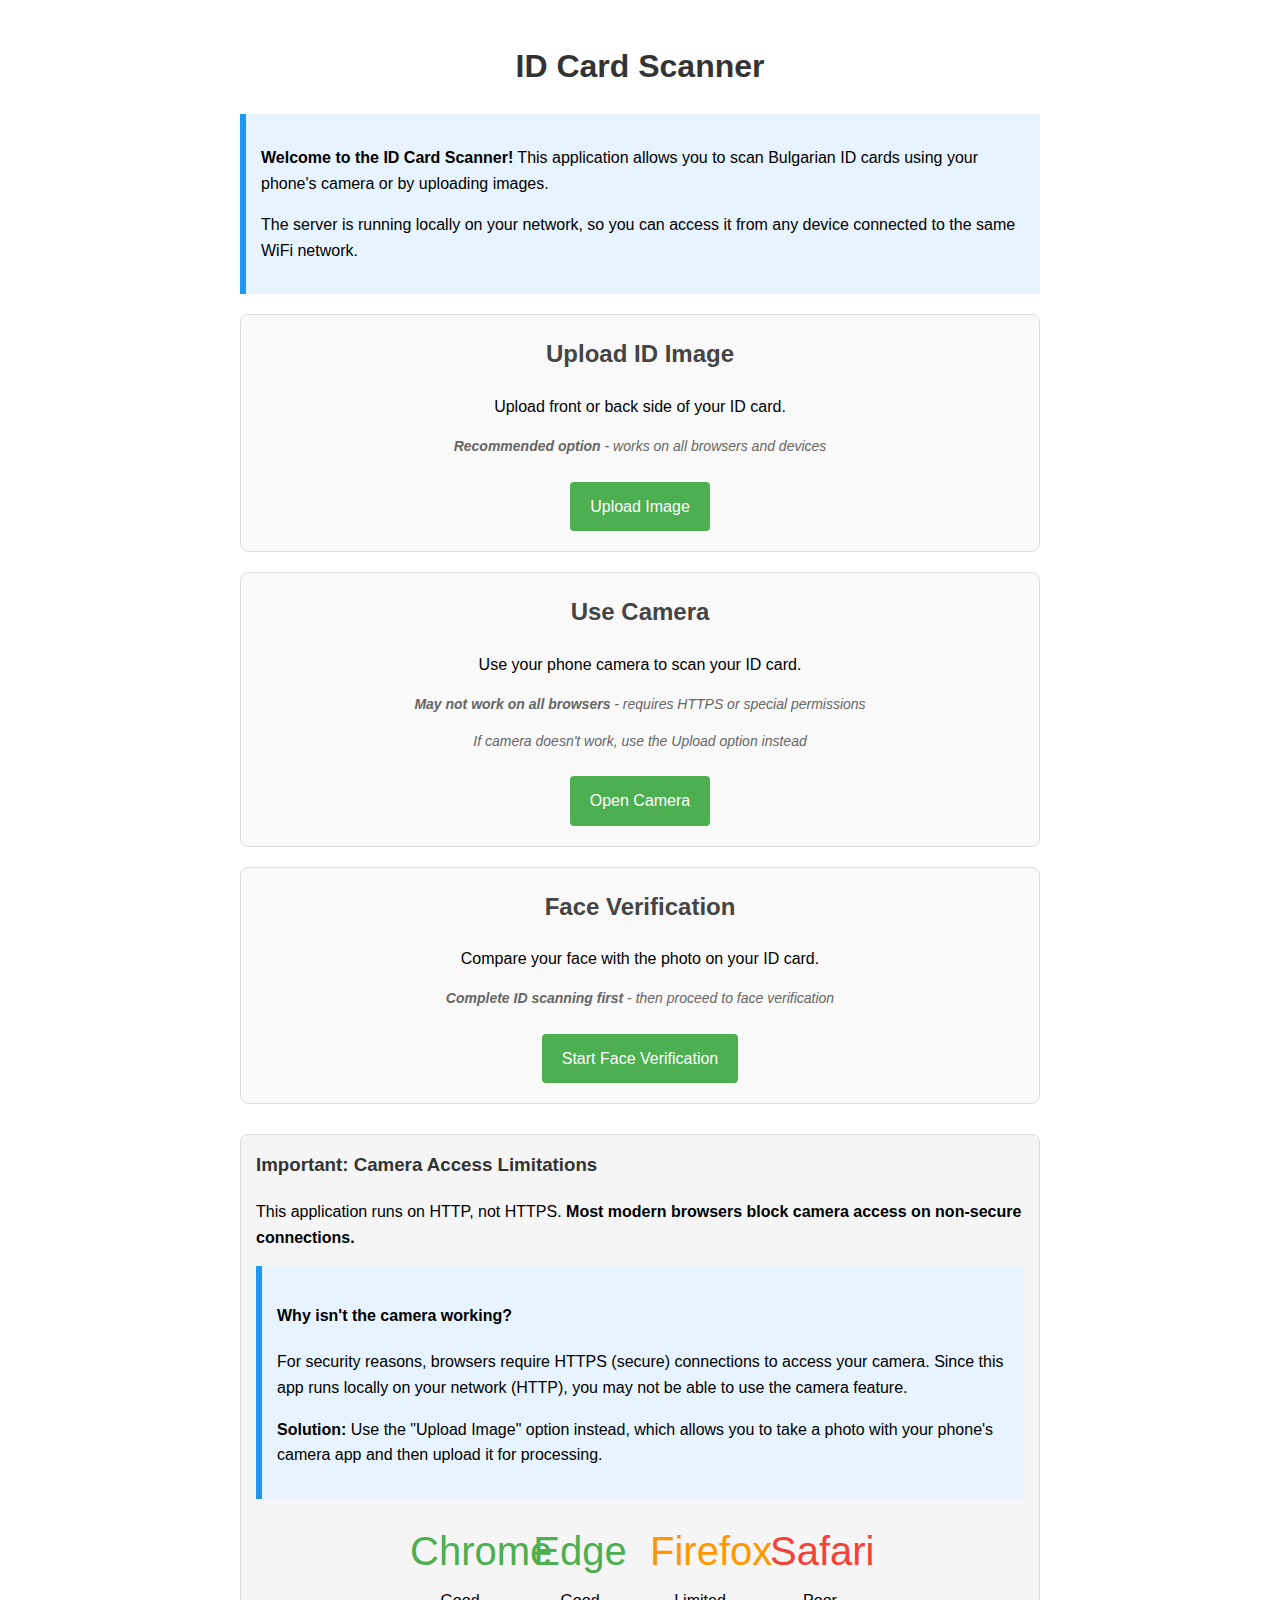
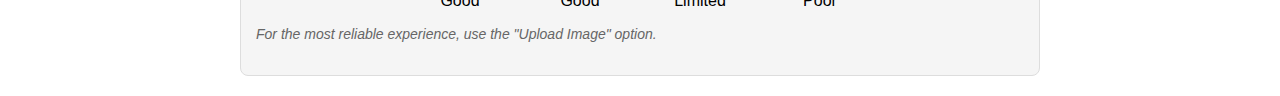
<file: templates/index.html>
<!DOCTYPE html>
<html lang="en">
<head>
    <meta charset="UTF-8">
    <meta name="viewport" content="width=device-width, initial-scale=1.0">
    <title>ID Card Scanner</title>
    <style>
        body {
            font-family: Arial, sans-serif;
            max-width: 800px;
            margin: 0 auto;
            padding: 20px;
            line-height: 1.6;
        }
        h1 {
            color: #333;
            text-align: center;
        }
        .option-card {
            border: 1px solid #ddd;
            border-radius: 8px;
            padding: 20px;
            margin: 20px 0;
            text-align: center;
            background-color: #f9f9f9;
        }
        .option-card h2 {
            margin-top: 0;
            color: #444;
        }
        .btn {
            display: inline-block;
            background-color: #4CAF50;
            color: white;
            padding: 12px 20px;
            text-align: center;
            text-decoration: none;
            font-size: 16px;
            border-radius: 4px;
            border: none;
            cursor: pointer;
            margin-top: 10px;
        }
        .btn:hover {
            background-color: #45a049;
        }
        .info-panel {
            background-color: #e7f3fe;
            border-left: 6px solid #2196F3;
            padding: 15px;
            margin: 20px 0;
        }
        .note {
            font-size: 14px;
            color: #666;
            margin-top: 10px;
            font-style: italic;
        }
        .browser-compatibility {
            margin-top: 30px;
            padding: 15px;
            border: 1px solid #ddd;
            border-radius: 8px;
            background-color: #f5f5f5;
        }
        .browser-compatibility h3 {
            margin-top: 0;
            color: #333;
        }
        .browser-list {
            display: flex;
            flex-wrap: wrap;
            justify-content: center;
            gap: 20px;
            margin-top: 15px;
        }
        .browser-item {
            text-align: center;
            width: 100px;
        }
        .browser-icon {
            font-size: 40px;
            margin-bottom: 5px;
        }
        .good {
            color: #4CAF50;
        }
        .medium {
            color: #FF9800;
        }
        .poor {
            color: #F44336;
        }
    </style>
</head>
<body>
    <h1>ID Card Scanner</h1>
    
    <div class="info-panel">
        <p><strong>Welcome to the ID Card Scanner!</strong> This application allows you to scan Bulgarian ID cards using your phone's camera or by uploading images.</p>
        <p>The server is running locally on your network, so you can access it from any device connected to the same WiFi network.</p>
    </div>
    
    <div class="option-card">
        <h2>Upload ID Image</h2>
        <p>Upload front or back side of your ID card.</p>
        <p class="note"><strong>Recommended option</strong> - works on all browsers and devices</p>
        <a href="/detect" class="btn">Upload Image</a>
    </div>
    
    <div class="option-card">
        <h2>Use Camera</h2>
        <p>Use your phone camera to scan your ID card.</p>
        <p class="note"><strong>May not work on all browsers</strong> - requires HTTPS or special permissions</p>
        <p class="note">If camera doesn't work, use the Upload option instead</p>
        <a href="/camera" class="btn">Open Camera</a>
    </div>
    
    <div class="option-card">
        <h2>Face Verification</h2>
        <p>Compare your face with the photo on your ID card.</p>
        <p class="note"><strong>Complete ID scanning first</strong> - then proceed to face verification</p>
        <a href="/face_verification" class="btn">Start Face Verification</a>
    </div>
    
    <div class="browser-compatibility">
        <h3>Important: Camera Access Limitations</h3>
        <p>This application runs on HTTP, not HTTPS. <strong>Most modern browsers block camera access on non-secure connections.</strong></p>
        
        <div class="info-panel" style="margin-top:15px">
            <h4>Why isn't the camera working?</h4>
            <p>For security reasons, browsers require HTTPS (secure) connections to access your camera. Since this app runs locally on your network (HTTP), you may not be able to use the camera feature.</p>
            <p><strong>Solution:</strong> Use the "Upload Image" option instead, which allows you to take a photo with your phone's camera app and then upload it for processing.</p>
        </div>
        
        <div class="browser-list">
            <div class="browser-item">
                <div class="browser-icon good">Chrome</div>
                <div>Good</div>
            </div>
            <div class="browser-item">
                <div class="browser-icon good">Edge</div>
                <div>Good</div>
            </div>
            <div class="browser-item">
                <div class="browser-icon medium">Firefox</div>
                <div>Limited</div>
            </div>
            <div class="browser-item">
                <div class="browser-icon poor">Safari</div>
                <div>Poor</div>
            </div>
        </div>
        
        <p class="note">For the most reliable experience, use the "Upload Image" option.</p>
    </div>
</body>
</html>
</file>
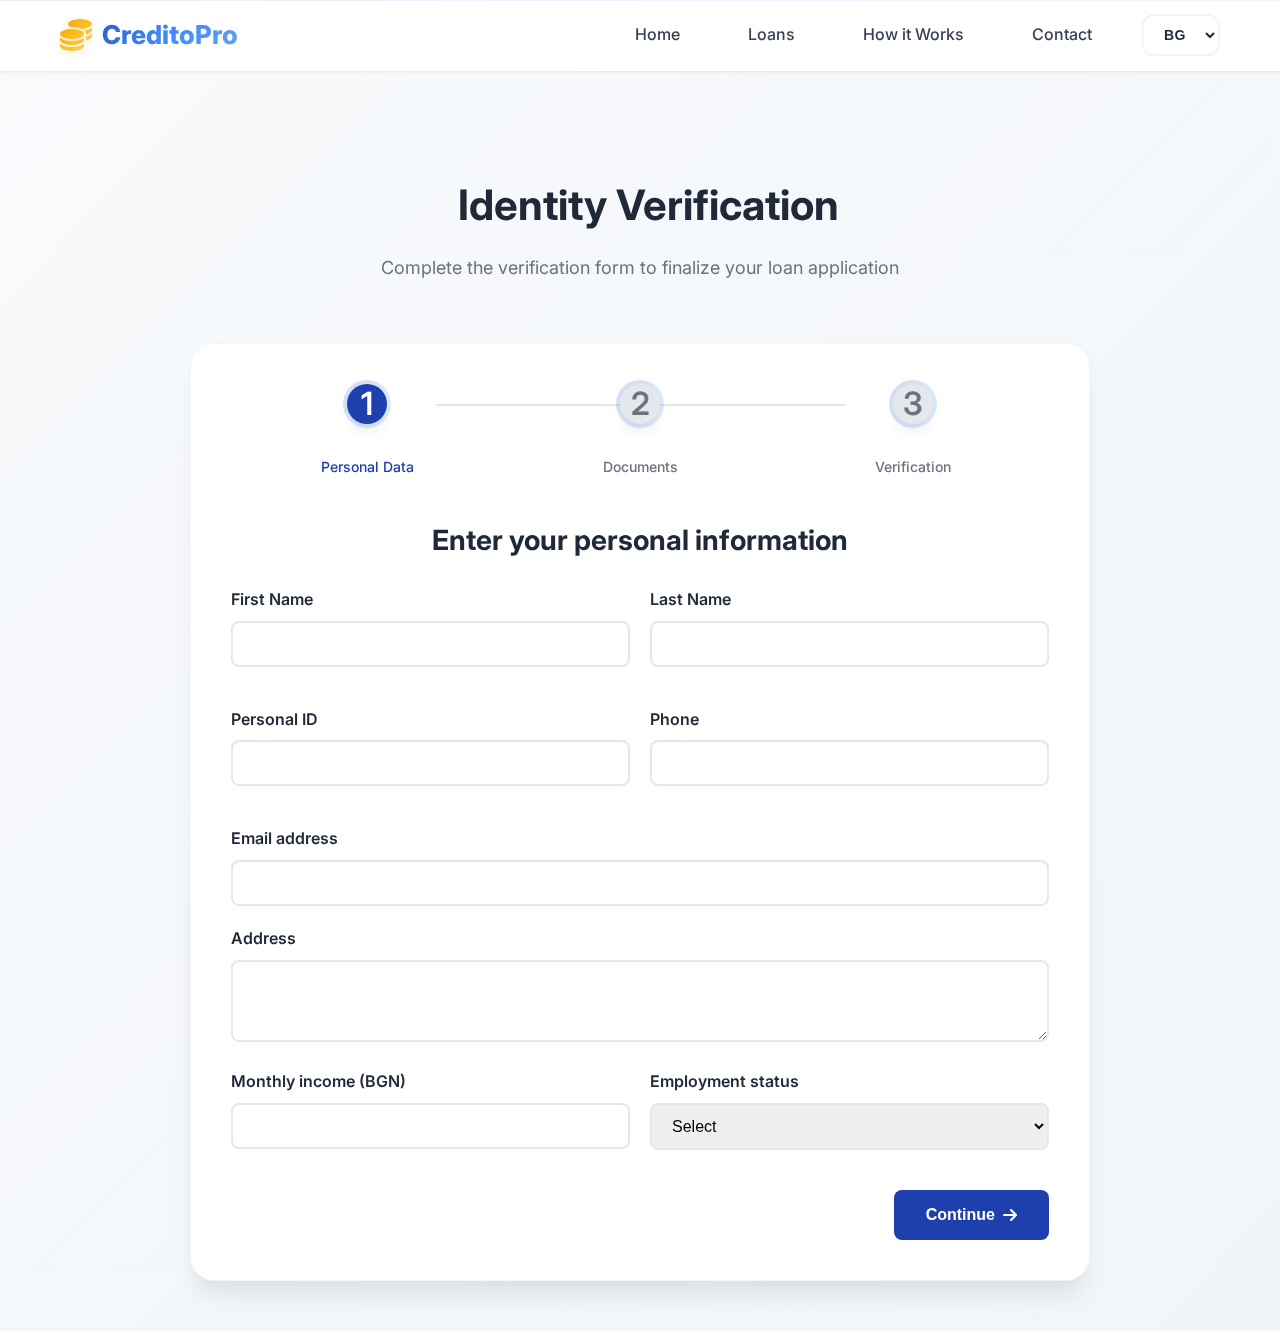
<file: public/verification.html>
<!DOCTYPE html>
<html lang="en">
<head>
    <meta charset="UTF-8">
    <meta name="viewport" content="width=device-width, initial-scale=1.0">
    <title data-translate="meta.title">CreditoPro - Identity Verification</title>
    <link rel="stylesheet" href="styles.css">
    <link rel="stylesheet" href="verification-styles.css">
    <link rel="preconnect" href="https://fonts.googleapis.com">
    <link rel="preconnect" href="https://fonts.gstatic.com" crossorigin>
    <link href="https://fonts.googleapis.com/css2?family=Inter:wght@300;400;500;600;700&display=swap" rel="stylesheet">
    <link rel="stylesheet" href="https://cdnjs.cloudflare.com/ajax/libs/font-awesome/6.4.0/css/all.min.css">
</head>
<body>
    <!-- Navigation Bar -->
    <nav class="navbar">
        <div class="nav-container">
            <div class="nav-logo">
                <a href="index.html"><i class="fas fa-coins"></i> CreditoPro</a>
            </div>
            
            <div class="nav-menu" id="nav-menu">
                <a href="index.html#home" class="nav-link" data-translate="navigation.home">Home</a>
                <a href="index.html#calculator" class="nav-link" data-translate="navigation.calculator">Loans</a>
                <a href="index.html#how-it-works" class="nav-link" data-translate="navigation.how_it_works">How it Works</a>
                <a href="index.html#contact" class="nav-link" data-translate="navigation.contact">Contact</a>
                
                <div class="language-selector">
                    <select id="language-select">
                        <option value="bg">BG</option>
                        <option value="en" selected>EN</option>
                    </select>
                </div>
            </div>
            
            <div class="hamburger" id="hamburger">
                <span class="bar"></span>
                <span class="bar"></span>
                <span class="bar"></span>
            </div>
        </div>
    </nav>

    <!-- Verification Section -->
    <section class="verification-page">
        <div class="container">
            <div class="verification-header-page">
                <h1><i class="fas fa-shield-check"></i> <span data-translate="verification.title">Identity Verification</span></h1>
                <p data-translate="verification.subtitle">Complete the verification form to finalize your loan application</p>
            </div>
            
            <div class="verification-steps">
                <div class="step-indicator">
                    <div class="step-item active" data-step="1">
                        <div class="step-number">1</div>
                        <span data-translate="verification.steps.personal_data">Personal Data</span>
                    </div>
                    <div class="step-item" data-step="2">
                        <div class="step-number">2</div>
                        <span data-translate="verification.steps.documents">Documents</span>
                    </div>
                    <div class="step-item" data-step="3">
                        <div class="step-number">3</div>
                        <span data-translate="verification.steps.verification">Verification</span>
                    </div>
                </div>

                <!-- Step 1: Personal Information -->
                <div class="verification-step active" id="step-1">
                    <h3 data-translate="verification.step1.title">Enter your personal information</h3>
                    <form id="personal-info-form">
                        <div class="form-row">
                            <div class="form-group">
                                <label for="first-name" data-translate="verification.step1.first_name">First Name</label>
                                <input type="text" id="first-name" name="firstName" required>
                            </div>
                            <div class="form-group">
                                <label for="last-name" data-translate="verification.step1.last_name">Last Name</label>
                                <input type="text" id="last-name" name="lastName" required>
                            </div>
                        </div>
                        
                        <div class="form-row">
                            <div class="form-group">
                                <label for="egn" data-translate="verification.step1.egn">Personal ID Number</label>
                                <input type="text" id="egn" name="egn" maxlength="10" required>
                            </div>
                            <div class="form-group">
                                <label for="phone" data-translate="verification.step1.phone">Phone</label>
                                <input type="tel" id="phone" name="phone" required>
                            </div>
                        </div>
                        
                        <div class="form-group">
                            <label for="email" data-translate="verification.step1.email">Email Address</label>
                            <input type="email" id="email" name="email" required>
                        </div>
                        
                        <div class="form-group">
                            <label for="address" data-translate="verification.step1.address">Address</label>
                            <textarea id="address" name="address" rows="3" required></textarea>
                        </div>
                        
                        <div class="form-row">
                            <div class="form-group">
                                <label for="income" data-translate="verification.step1.income">Monthly Income (BGN)</label>
                                <input type="number" id="income" name="income" min="0" required>
                            </div>
                            <div class="form-group">
                                <label for="employment" data-translate="verification.step1.employment">Employment Status</label>
                                <select id="employment" name="employment" required>
                                    <option value="" data-translate="verification.step1.employment_options.select">Select</option>
                                    <option value="employed" data-translate="verification.step1.employment_options.employed">Employed</option>
                                    <option value="self-employed" data-translate="verification.step1.employment_options.self_employed">Self-employed</option>
                                    <option value="retired" data-translate="verification.step1.employment_options.retired">Retired</option>
                                    <option value="unemployed" data-translate="verification.step1.employment_options.unemployed">Unemployed</option>
                                </select>
                            </div>
                        </div>
                        
                        <button type="button" class="next-btn" onclick="nextStep(2)">
                            <span data-translate="verification.step1.continue">Continue</span> <i class="fas fa-arrow-right"></i>
                        </button>
                    </form>
                </div>

                <!-- Step 2: Document Upload -->
                <div class="verification-step" id="step-2">
                    <h3 data-translate="verification.step2.title">Upload your documents</h3>
                    
                    <div class="document-section">
                        <h4><i class="fas fa-id-card"></i> <span data-translate="verification.step2.id_card">ID Card</span></h4>
                        <p class="section-description" data-translate="verification.step2.id_card_description">Upload photos of both sides of your ID card</p>
                        
                        <div class="upload-options">
                            <div class="upload-option">
                                <h5 data-translate="verification.step2.front_side">Front Side</h5>
                                <div class="upload-area" id="id-front-upload">
                                    <i class="fas fa-cloud-upload-alt"></i>
                                    <p data-translate="verification.step2.upload_text">Click or drop file here</p>
                                    <input type="file" id="id-front" accept="image/*" hidden>
                                </div>
                                <div class="preview" id="id-front-preview"></div>
                            </div>
                            
                            <div class="upload-option">
                                <h5 data-translate="verification.step2.back_side">Back Side</h5>
                                <div class="upload-area" id="id-back-upload">
                                    <i class="fas fa-cloud-upload-alt"></i>
                                    <p data-translate="verification.step2.upload_text">Click or drop file here</p>
                                    <input type="file" id="id-back" accept="image/*" hidden>
                                </div>
                                <div class="preview" id="id-back-preview"></div>
                            </div>
                        </div>
                        
                        <div class="camera-option">
                            <button type="button" class="camera-btn" onclick="openCamera('id-front')">
                                <i class="fas fa-camera"></i> <span data-translate="verification.step2.camera_front">Use camera for front side</span>
                            </button>
                            <button type="button" class="camera-btn" onclick="openCamera('id-back')">
                                <i class="fas fa-camera"></i> <span data-translate="verification.step2.camera_back">Use camera for back side</span>
                            </button>
                        </div>
                    </div>
                    
                    <div class="document-section">
                        <h4><i class="fas fa-file-invoice"></i> <span data-translate="verification.step2.income_document">Income Document</span></h4>
                        <p class="section-description" data-translate="verification.step2.income_description">Employment record, contract, tax statement or other document</p>
                        
                        <div class="upload-area" id="income-upload">
                            <i class="fas fa-cloud-upload-alt"></i>
                            <p data-translate="verification.step2.upload_text">Click or drop file here</p>
                            <input type="file" id="income-doc" accept="image/*,.pdf" hidden>
                        </div>
                        <div class="preview" id="income-preview"></div>
                    </div>
                    
                    <div class="step-navigation">
                        <button type="button" class="prev-btn" onclick="prevStep(1)">
                            <i class="fas fa-arrow-left"></i> <span data-translate="verification.step2.back">Back</span>
                        </button>
                        <button type="button" class="next-btn" onclick="nextStep(3)">
                            <span data-translate="verification.step2.continue">Continue</span> <i class="fas fa-arrow-right"></i>
                        </button>
                    </div>
                </div>

                <!-- Step 3: Face Verification -->
                <div class="verification-step" id="step-3">
                    <h3 data-translate="verification.step3.title">Face Verification</h3>
                    <p class="section-description" data-translate="verification.step3.description">Take a selfie to compare with the face from your ID card</p>
                    
                    <div class="face-verification-section">
                        <div class="verification-info">
                            <div class="info-item">
                                <i class="fas fa-lightbulb"></i>
                                <span data-translate="verification.step3.info.lighting">Ensure good lighting</span>
                            </div>
                            <div class="info-item">
                                <i class="fas fa-eye"></i>
                                <span data-translate="verification.step3.info.look_camera">Look directly at the camera</span>
                            </div>
                            <div class="info-item">
                                <i class="fas fa-user"></i>
                                <span data-translate="verification.step3.info.remove_accessories">Remove hats and glasses</span>
                            </div>
                        </div>
                        
                        <div class="face-capture">
                            <video id="face-video" width="320" height="240" autoplay muted style="display: none;"></video>
                            <canvas id="face-canvas" width="320" height="240" style="display: none;"></canvas>
                            <div class="face-placeholder" id="face-placeholder">
                                <i class="fas fa-user-circle"></i>
                                <p data-translate="verification.step3.placeholder">Click to start camera</p>
                            </div>
                            <div class="face-preview" id="face-preview"></div>
                        </div>
                        
                        <div class="face-controls">
                            <button type="button" class="camera-btn" onclick="startFaceCapture()">
                                <i class="fas fa-video"></i> <span data-translate="verification.step3.start_camera">Start Camera</span>
                            </button>
                            <button type="button" class="capture-btn" onclick="capturePhoto()" style="display: none;">
                                <i class="fas fa-camera"></i> <span data-translate="verification.step3.take_photo">Take Photo</span>
                            </button>
                            <button type="button" class="upload-btn" onclick="uploadFaceImage()">
                                <i class="fas fa-upload"></i> <span data-translate="verification.step3.upload_photo">Upload Photo</span>
                            </button>
                        </div>
                        
                        <input type="file" id="face-upload" accept="image/*" hidden>
                    </div>
                    
                    <div class="step-navigation">
                        <button type="button" class="prev-btn" onclick="prevStep(2)">
                            <i class="fas fa-arrow-left"></i> <span data-translate="verification.step3.back">Back</span>
                        </button>
                        <button type="button" class="submit-btn" onclick="submitApplication()">
                            <span data-translate="verification.step3.submit">Submit Application</span> <i class="fas fa-check"></i>
                        </button>
                    </div>
                </div>

                <!-- Success Step -->
                <div class="verification-step" id="step-success" style="display: none;">
                    <div class="success-content">
                        <div class="success-icon">
                            <i class="fas fa-check-circle"></i>
                        </div>
                        <h3 data-translate="verification.success.title">Application submitted successfully!</h3>
                        <p data-translate="verification.success.thank_you">Thank you for your trust! You will receive a response within 15-30 minutes.</p>
                        
                        <div class="next-steps">
                            <h4 data-translate="verification.success.next_steps">Next steps:</h4>
                            <ol>
                                <li data-translate="verification.success.step_list.step1">We will review your documents</li>
                                <li data-translate="verification.success.step_list.step2">We will send you an email with the result</li>
                                <li data-translate="verification.success.step_list.step3">Upon approval - funds will be transferred</li>
                            </ol>
                        </div>
                        
                        <div class="contact-info">
                            <p data-translate="verification.success.contact_info">For questions contact us:</p>
                            <p><i class="fas fa-phone"></i> <span data-translate="contact.phone">0700 12 345</span></p>
                            <p><i class="fas fa-envelope"></i> <span data-translate="contact.email">info@creditopro.bg</span></p>
                        </div>
                        
                        <button type="button" class="back-home-btn" onclick="window.location.href='index.html'">
                            <span data-translate="verification.success.back_home">Back to Home</span> <i class="fas fa-home"></i>
                        </button>
                    </div>
                </div>
            </div>
        </div>
    </section>

    <!-- Camera Modal (still needed for camera functionality) -->
    <div class="camera-modal" id="camera-modal">
        <div class="camera-content">
            <div class="camera-header">
                <h3 data-translate="verification.camera_modal.title">Document Capture</h3>
                <button class="close-camera" onclick="closeCameraModal()" data-translate="verification.camera_modal.close">&times;</button>
            </div>
            <div class="camera-body">
                <video id="camera-video" autoplay muted></video>
                <canvas id="camera-canvas" style="display: none;"></canvas>
                <div class="camera-overlay">
                    <div class="camera-frame"></div>
                </div>
            </div>
            <div class="camera-controls">
                <button onclick="captureDocument()" class="capture-document-btn">
                    <i class="fas fa-camera"></i> <span data-translate="verification.camera_modal.capture">Capture</span>
                </button>
                <button onclick="closeCameraModal()" class="cancel-btn" data-translate="verification.camera_modal.cancel">
                    Cancel
                </button>
            </div>
        </div>
    </div>

    <script src="js/translation-manager.js"></script>
    <script src="verification.js"></script>
</body>
</html>
</file>
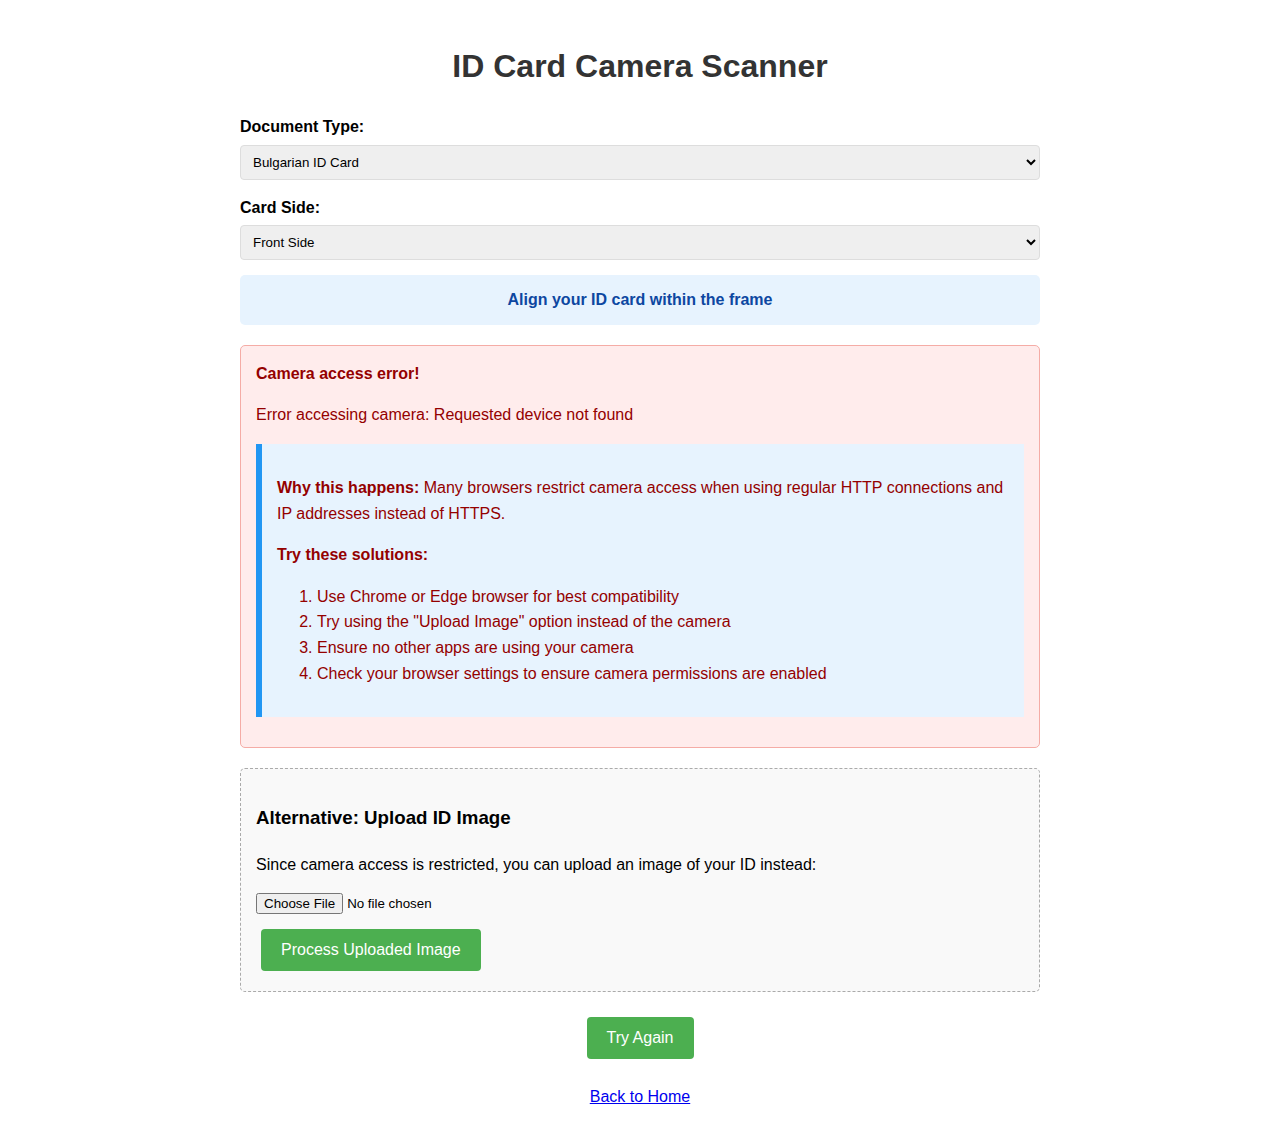
<file: templates/camera.html>
<!DOCTYPE html>
<html lang="en">
<head>
    <meta charset="UTF-8">
    <meta name="viewport" content="width=device-width, initial-scale=1.0">
    <title>ID Card Camera Scanner</title>
    <style>
        body {
            font-family: Arial, sans-serif;
            max-width: 800px;
            margin: 0 auto;
            padding: 20px;
            line-height: 1.6;
        }
        h1 {
            color: #333;
            text-align: center;
        }
        .camera-container {
            margin: 20px 0;
            text-align: center;
            position: relative;
        }
        #video {
            width: 100%;
            max-width: 640px;
            height: auto;
            border: 2px solid #ddd;
            border-radius: 8px;
            background-color: #f9f9f9;
        }
        #canvas {
            display: none;
        }
        #overlay-canvas {
            position: absolute;
            top: 0;
            left: 0;
            width: 100%;
            max-width: 640px;
            height: auto;
            z-index: 10;
            pointer-events: none;
        }
        .controls {
            margin: 20px 0;
            text-align: center;
        }
        .btn {
            display: inline-block;
            background-color: #4CAF50;
            color: white;
            padding: 12px 20px;
            text-align: center;
            text-decoration: none;
            font-size: 16px;
            border-radius: 4px;
            border: none;
            cursor: pointer;
            margin: 5px;
        }
        .btn:hover {
            background-color: #45a049;
        }
        .results {
            margin-top: 30px;
            display: none;
        }
        table {
            width: 100%;
            border-collapse: collapse;
        }
        table, th, td {
            border: 1px solid #ddd;
        }
        th, td {
            padding: 12px;
            text-align: left;
        }
        th {
            background-color: #f2f2f2;
        }
        .back-link {
            display: block;
            margin-top: 20px;
            text-align: center;
        }
        .form-group {
            margin-bottom: 15px;
        }
        label {
            display: block;
            margin-bottom: 5px;
            font-weight: bold;
        }
        select {
            width: 100%;
            padding: 8px;
            border: 1px solid #ddd;
            border-radius: 4px;
            box-sizing: border-box;
        }
        #capturedImage {
            max-width: 100%;
            margin-top: 20px;
            display: none;
            border: 1px solid #ddd;
            border-radius: 4px;
        }
        .error-message {
            background-color: #ffecec;
            color: #940000;
            padding: 15px;
            border-radius: 5px;
            border: 1px solid #f5aca6;
            margin: 15px 0;
        }
        .instructions {
            background-color: #e7f3fe;
            border-left: 6px solid #2196F3;
            padding: 15px;
            margin: 15px 0;
        }
        #file-upload-container {
            display: none;
            margin: 20px 0;
            padding: 15px;
            border: 1px dashed #aaa;
            border-radius: 5px;
            background-color: #f9f9f9;
        }
        input[type="file"] {
            margin: 10px 0;
            display: block;
            width: 100%;
        }
        .camera-error-options {
            margin-top: 20px;
            padding: 15px;
            border: 1px solid #ddd;
            border-radius: 5px;
            background-color: #f9f9f9;
            display: none;
        }
        .success-message {
            background-color: #e7f9e7;
            color: #2e7d32;
            padding: 15px;
            border-radius: 5px;
            border: 1px solid #a5d6a7;
            margin: 15px 0;
            display: none;
        }
        .data-saved {
            font-weight: bold;
        }
        #status-message {
            background-color: #e7f3fe;
            color: #0d47a1;
            padding: 12px;
            border-radius: 5px;
            margin: 10px 0;
            text-align: center;
            font-weight: bold;
        }
        #extraction-progress {
            margin: 15px 0;
            padding: 10px;
            background-color: #f5f5f5;
            border-radius: 5px;
            border: 1px solid #ddd;
        }
        .progress-bar {
            height: 20px;
            background-color: #e0e0e0;
            border-radius: 10px;
            margin: 10px 0;
            overflow: hidden;
        }
        .progress-fill {
            height: 100%;
            background-color: #4CAF50;
            width: 0%;
            transition: width 0.3s ease;
        }
        .missing-fields {
            color: #d32f2f;
            margin-top: 10px;
            font-size: 14px;
        }
        .processing-mode {
            font-weight: bold;
            color: #0d47a1;
            margin-bottom: 10px;
        }
        .detection-box {
            position: absolute;
            border: 2px solid #4CAF50;
            border-radius: 5px;
        }
    </style>
</head>
<body>
    <h1>ID Card Camera Scanner</h1>
    
    <div class="form-group">
        <label for="document_type">Document Type:</label>
        <select id="document_type">
            <option value="bulgarian_id">Bulgarian ID Card</option>
        </select>
    </div>
    <div class="form-group">
        <label for="side">Card Side:</label>
        <select id="side">
            <option value="front">Front Side</option>
            <option value="back">Back Side</option>
        </select>
    </div>
    
    <div id="status-message">Align your ID card within the frame</div>
    
    <div id="extraction-progress" style="display: none;">
        <div class="processing-mode">Live Scanning Mode: <span id="mode-text">Detecting ID Card</span></div>
        <div>Extracting fields: <span id="extracted-count">0</span>/<span id="total-fields">0</span></div>
        <div class="progress-bar">
            <div class="progress-fill" id="progress-fill"></div>
        </div>
        <div class="missing-fields" id="missing-fields"></div>
    </div>
    
    <div class="camera-container">
        <video id="video" autoplay playsinline></video>
        <canvas id="overlay-canvas"></canvas>
        <canvas id="canvas"></canvas>
        <img id="capturedImage" alt="Captured ID image">
    </div>

    <div id="camera-error" class="error-message" style="display:none">
        <strong>Camera access error!</strong> 
        <p id="error-details">Error accessing camera. Please ensure camera permissions are granted.</p>
        <div class="instructions">
            <p><strong>Why this happens:</strong> Many browsers restrict camera access when using regular HTTP connections and IP addresses instead of HTTPS.</p>
            <p><strong>Try these solutions:</strong></p>
            <ol>
                <li>Use Chrome or Edge browser for best compatibility</li>
                <li>Try using the "Upload Image" option instead of the camera</li>
                <li>Ensure no other apps are using your camera</li>
                <li>Check your browser settings to ensure camera permissions are enabled</li>
            </ol>
        </div>
    </div>

    <div id="success-message" class="success-message">
        <strong>Successfully processed and saved ID data!</strong>
        <p>The extracted information and image have been saved.</p>
        <p class="data-saved" id="data-saved-info"></p>
    </div>

    <div id="file-upload-container">
        <h3>Alternative: Upload ID Image</h3>
        <p>Since camera access is restricted, you can upload an image of your ID instead:</p>
        <input type="file" id="id-file-upload" accept="image/*" capture="camera">
        <button id="process-file-btn" class="btn">Process Uploaded Image</button>
    </div>
    
    <div class="controls">
        <button id="manualCaptureBtn" class="btn">Manual Capture</button>
        <button id="toggleLiveBtn" class="btn">Toggle Live Mode</button>
        <button id="processBtn" class="btn" style="display: none;">Process ID Card</button>
    </div>
    
    <div id="results" class="results">
        <h2>Extracted Information</h2>
        <table id="resultsTable">
            <thead>
                <tr>
                    <th>Field</th>
                    <th>Value</th>
                </tr>
            </thead>
            <tbody>
                <!-- Results will be added here -->
            </tbody>
        </table>
    </div>
    
    <a href="/" class="back-link">Back to Home</a>
    
    <script>
        // DOM elements
        const video = document.getElementById('video');
        const canvas = document.getElementById('canvas');
        const overlayCanvas = document.getElementById('overlay-canvas');
        const manualCaptureBtn = document.getElementById('manualCaptureBtn');
        const toggleLiveBtn = document.getElementById('toggleLiveBtn');
        const processBtn = document.getElementById('processBtn');
        const capturedImage = document.getElementById('capturedImage');
        const resultsDiv = document.getElementById('results');
        const resultsTable = document.getElementById('resultsTable').querySelector('tbody');
        const cameraErrorDiv = document.getElementById('camera-error');
        const errorDetails = document.getElementById('error-details');
        const fileUploadContainer = document.getElementById('file-upload-container');
        const fileUploadInput = document.getElementById('id-file-upload');
        const processFileBtn = document.getElementById('process-file-btn');
        const successMessage = document.getElementById('success-message');
        const dataSavedInfo = document.getElementById('data-saved-info');
        const statusMessage = document.getElementById('status-message');
        const extractionProgress = document.getElementById('extraction-progress');
        const extractedCount = document.getElementById('extracted-count');
        const totalFields = document.getElementById('total-fields');
        const progressFill = document.getElementById('progress-fill');
        const missingFields = document.getElementById('missing-fields');
        const modeText = document.getElementById('mode-text');
        
        // Store session ID for linking front and back images
        let sessionId = localStorage.getItem('kyc_session_id') || generateUUID();
        
        // Variables for live extraction
        let isLiveMode = true;
        let processingFrame = false;
        let animationFrameId = null;
        let lastProcessTime = 0;
        let processingInterval = 500; // Process every 500ms for faster detection
        let extractedData = {};
        let fieldsToExtract = [];
        let isCardDetected = false;
        let stableFrames = 0;
        let completeExtraction = false;
        let lastCardPosition = null;
        let consecutiveFailedDetections = 0;
        let maxConsecutiveFailures = 10; // After 10 failures, show guidance
        let lastProcessedSide = null;
        
        // Generate UUID for session tracking
        function generateUUID() {
            return 'xxxxxxxx-xxxx-4xxx-yxxx-xxxxxxxxxxxx'.replace(/[xy]/g, function(c) {
                var r = Math.random() * 16 | 0, v = c == 'x' ? r : (r & 0x3 | 0x8);
                return v.toString(16);
            });
        }
        
        // Initialize camera
        async function initCamera() {
            // Check if mediaDevices API is available before trying to use it
            if (!navigator.mediaDevices || !navigator.mediaDevices.getUserMedia) {
                // Handle the case where mediaDevices is not available
                console.error('MediaDevices API not available in this browser or context');
                
                // Show error message specifically for this issue
                cameraErrorDiv.style.display = 'block';
                errorDetails.innerHTML = `
                    <strong>Your browser cannot access the camera in this context.</strong><br>
                    This is likely because:
                    <ul>
                        <li>You're using an HTTP connection instead of HTTPS</li>
                        <li>Your browser restricts camera access on non-secure connections</li>
                        <li>Your browser may not support the camera API</li>
                    </ul>
                `;
                
                // Hide video element and capture button
                video.style.display = 'none';
                manualCaptureBtn.style.display = 'none';
                toggleLiveBtn.style.display = 'none';
                
                // Show file upload alternative
                fileUploadContainer.style.display = 'block';
                return;
            }
            
            try {
                // Use facing environment camera on mobile (rear camera)
                const stream = await navigator.mediaDevices.getUserMedia({
                    video: {
                        facingMode: { ideal: 'environment' },
                        width: { ideal: 1920 },
                        height: { ideal: 1080 }
                    }
                });
                video.srcObject = stream;
                
                // Initialize overlay canvas size once video dimensions are available
                video.onloadedmetadata = () => {
                    overlayCanvas.width = video.videoWidth;
                    overlayCanvas.height = video.videoHeight;
                    
                    // Start live processing
                    if (isLiveMode) {
                        updateFieldsInfo();
                        startLiveProcessing();
                    }
                };
            } catch (err) {
                console.error("Error: " + err);
                
                // Show error and alternative options
                cameraErrorDiv.style.display = 'block';
                errorDetails.textContent = `Error accessing camera: ${err.message}`;
                
                // Hide video element and capture button
                video.style.display = 'none';
                manualCaptureBtn.style.display = 'none';
                toggleLiveBtn.style.display = 'none';
                
                // Show file upload alternative
                fileUploadContainer.style.display = 'block';
            }
        }
        
        // Update fields information based on selected document type and side
        function updateFieldsInfo() {
            const documentType = document.getElementById('document_type').value;
            const side = document.getElementById('side').value;
            
            // Fetch fields to extract from the server
            fetch(`/get_fields?document_type=${documentType}&side=${side}`)
                .then(response => response.json())
                .then(data => {
                    fieldsToExtract = data.fields || [];
                    totalFields.textContent = fieldsToExtract.length;
                    extractedCount.textContent = '0';
                    progressFill.style.width = '0%';
                    missingFields.textContent = fieldsToExtract.join(', ');
                    
                    // Reset extracted data
                    extractedData = {};
                    fieldsToExtract.forEach(field => {
                        extractedData[field] = '';
                    });
                    
                    // Show extraction progress
                    extractionProgress.style.display = 'block';
                })
                .catch(error => {
                    console.error('Error fetching fields:', error);
                });
        }
        
        // Start live ID card processing
        function startLiveProcessing() {
            // Reset animation frame if already running
            if (animationFrameId) {
                cancelAnimationFrame(animationFrameId);
            }
            
            // Set mode flags
            isLiveMode = true;
            modeText.textContent = "Detecting ID Card";
            
            // Show live mode elements
            video.style.display = 'block';
            manualCaptureBtn.style.display = 'inline-block';
            toggleLiveBtn.textContent = 'Stop Live Mode';
            capturedImage.style.display = 'none';
            processBtn.style.display = 'none';
            resultsDiv.style.display = 'none';
            
            // Show status
            statusMessage.textContent = "Scanning in progress... Keep ID card steady in frame.";
            extractionProgress.style.display = 'block';
            
            // Update side-specific guidance
            const side = document.getElementById('side').value;
            if (side === 'front') {
                statusMessage.textContent = "Align the FRONT of your ID card within the frame";
            } else {
                statusMessage.textContent = "Now align the BACK of your ID card within the frame";
            }
            
            // Make sure completeExtraction is reset if we're starting a new side
            if (document.getElementById('side').value !== lastProcessedSide) {
                completeExtraction = false;
                lastProcessedSide = document.getElementById('side').value;
            }
            
            // Animation function to continuously process frames
            function processVideoFrame() {
                if (!isLiveMode) return;
                
                const now = Date.now();
                const ctx = overlayCanvas.getContext('2d');
                ctx.clearRect(0, 0, overlayCanvas.width, overlayCanvas.height);
                
                // Check if it's time to process a new frame
                if (!processingFrame && now - lastProcessTime > processingInterval) {
                    processingFrame = true;
                    lastProcessTime = now;
                    
                    // Draw current frame to canvas for processing
                    const processCanvas = document.createElement('canvas');
                    processCanvas.width = video.videoWidth;
                    processCanvas.height = video.videoHeight;
                    const processCtx = processCanvas.getContext('2d');
                    processCtx.drawImage(video, 0, 0, processCanvas.width, processCanvas.height);
                    
                    // Send frame for ID detection and extraction
                    processFrame(processCanvas)
                        .then(result => {
                            processingFrame = false;
                            
                            // If card is detected, draw bounding box
                            if (result.cardDetected) {
                                isCardDetected = true;
                                stableFrames++;
                                lastCardPosition = result.corners;
                                consecutiveFailedDetections = 0; // Reset failed detections
                                
                                // Draw ID card bounding box
                                ctx.strokeStyle = result.complete ? '#4CAF50' : '#FFC107';
                                ctx.lineWidth = 3;
                                ctx.beginPath();
                                ctx.moveTo(result.corners[0].x, result.corners[0].y);
                                ctx.lineTo(result.corners[1].x, result.corners[1].y);
                                ctx.lineTo(result.corners[2].x, result.corners[2].y);
                                ctx.lineTo(result.corners[3].x, result.corners[3].y);
                                ctx.closePath();
                                ctx.stroke();
                                
                                // Update extraction status
                                statusMessage.textContent = result.complete 
                                    ? "All fields extracted successfully!" 
                                    : `ID detected! Extracted ${result.extractedCount} of ${fieldsToExtract.length} fields`;
                                
                                // Update extraction progress
                                if (result.data) {
                                    updateExtractionProgress(result.data);
                                }
                                
                                // If all fields are complete, stop live processing
                                if (result.complete) {
                                    completeExtraction = true;
                                    isLiveMode = false;
                                    if (animationFrameId) {
                                        cancelAnimationFrame(animationFrameId);
                                    }
                                    
                                    // Show results
                                    updateResults(result.data);
                                }
                            } else {
                                // Increment failed detections counter
                                consecutiveFailedDetections++;
                                
                                // Guide the user if we've had several failed detection attempts
                                if (consecutiveFailedDetections >= maxConsecutiveFailures) {
                                    // Draw guide rectangle in the center 
                                    const centerX = overlayCanvas.width / 2;
                                    const centerY = overlayCanvas.height / 2;
                                    const width = overlayCanvas.width * 0.7;  // 70% of screen width
                                    const height = width * 0.6;  // ID card aspect ratio approximately 3:2
                                    
                                    // Draw guide rectangle
                                    ctx.strokeStyle = '#FFC107';  // Yellow
                                    ctx.lineWidth = 2;
                                    ctx.setLineDash([5, 5]);  // Dashed line
                                    ctx.strokeRect(
                                        centerX - width/2,
                                        centerY - height/2,
                                        width,
                                        height
                                    );
                                    ctx.setLineDash([]);  // Reset to solid line
                                    
                                    // Add text guide
                                    ctx.fillStyle = 'rgba(0, 0, 0, 0.7)';
                                    ctx.fillRect(centerX - width/2, centerY + height/2 + 10, width, 60);
                                    ctx.font = '16px Arial';
                                    ctx.fillStyle = 'white';
                                    ctx.textAlign = 'center';
                                    ctx.fillText('Position ID card within this frame', centerX, centerY + height/2 + 35);
                                    ctx.fillText('Ensure good lighting and minimal glare', centerX, centerY + height/2 + 60);
                                    
                                    // Update status message
                                    statusMessage.textContent = "No ID card detected. Position card within the guide frame.";
                                    
                                    // Reset counter to avoid constant overlay
                                    if (consecutiveFailedDetections > maxConsecutiveFailures * 2) {
                                        consecutiveFailedDetections = maxConsecutiveFailures;
                                    }
                                }
                            }
                        })
                        .catch(error => {
                            console.error('Error processing frame:', error);
                            processingFrame = false;
                        });
                } else if (isCardDetected && lastCardPosition) {
                    // Continue showing the last detected card position
                    ctx.strokeStyle = completeExtraction ? '#4CAF50' : '#FFC107';
                    ctx.lineWidth = 3;
                    ctx.beginPath();
                    ctx.moveTo(lastCardPosition[0].x, lastCardPosition[0].y);
                    ctx.lineTo(lastCardPosition[1].x, lastCardPosition[1].y);
                    ctx.lineTo(lastCardPosition[2].x, lastCardPosition[2].y);
                    ctx.lineTo(lastCardPosition[3].x, lastCardPosition[3].y);
                    ctx.closePath();
                    ctx.stroke();
                }
                
                // Continue animation loop
                if (isLiveMode) {
                    animationFrameId = requestAnimationFrame(processVideoFrame);
                }
            }
            
            // Start processing
            animationFrameId = requestAnimationFrame(processVideoFrame);
        }
        
        // Process a video frame to detect ID card and extract text
        async function processFrame(canvas) {
            // Get document type and side
            const documentType = document.getElementById('document_type').value;
            const side = document.getElementById('side').value;
            
            // Convert canvas to blob
            const blob = await new Promise(resolve => {
                canvas.toBlob(resolve, 'image/jpeg', 0.8);
            });
            
            // Create form data
            const formData = new FormData();
            formData.append('image', blob, 'frame.jpg');
            formData.append('document_type', documentType);
            formData.append('side', side);
            formData.append('session_id', sessionId);
            
            try {
                // Send to server for processing
                const response = await fetch('/process_frame', {
                    method: 'POST',
                    body: formData
                });
                
                const data = await response.json();
                
                // If there's a debug image and detection failed, show it temporarily
                if (!data.cardDetected && data.debug_image) {
                    // Show the debug image briefly to help user see what the camera sees
                    const debugImg = new Image();
                    debugImg.src = data.debug_image;
                    debugImg.onload = () => {
                        const ctx = overlayCanvas.getContext('2d');
                        ctx.drawImage(debugImg, 0, 0, overlayCanvas.width, overlayCanvas.height);
                        
                        // Add text overlay explaining the issue
                        ctx.fillStyle = 'rgba(0, 0, 0, 0.7)';
                        ctx.fillRect(10, 10, overlayCanvas.width - 20, 60);
                        ctx.font = '16px Arial';
                        ctx.fillStyle = 'white';
                        ctx.fillText(data.message || 'No ID card detected', 20, 40);
                        ctx.fillText('Adjust lighting or try holding card more steady', 20, 60);
                        
                        // Clear after 2 seconds
                        setTimeout(() => {
                            ctx.clearRect(0, 0, overlayCanvas.width, overlayCanvas.height);
                        }, 2000);
                    };
                }
                
                // Update extracted fields based on current detection
                if (data.cardDetected && data.data) {
                    updateExtractionProgress(data.data);
                    
                    // Stop live processing and switch to back side if extraction is complete
                    if (data.complete && data.next_step === 'back') {
                        // Cancel the animation frame
                        if (animationFrameId) {
                            cancelAnimationFrame(animationFrameId);
                            animationFrameId = null;
                        }
                        isLiveMode = false;
                        toggleLiveBtn.textContent = 'Start Live Mode';
                        
                        // Show a message to the user
                        statusMessage.textContent = "Front side complete! Please flip your ID to scan the back side.";
                        
                        // Set a timeout to change to back side
                        setTimeout(() => {
                            // Change the side selector to 'back'
                            const sideSelector = document.getElementById('side');
                            sideSelector.value = 'back';
                            
                            // Trigger the change event to update fields
                            sideSelector.dispatchEvent(new Event('change'));
                            
                            // Reset camera to scan again
                            resetCamera();
                            
                            // Show guidance
                            statusMessage.textContent = "Ready to scan the BACK of your ID card";
                            
                            // Explicitly start live mode for back scanning
                            isLiveMode = true;
                            toggleLiveBtn.textContent = 'Stop Live Mode';
                            startLiveProcessing();
                        }, 2000);
                    } else if (data.complete && data.next_step === 'face') {
                        // Cancel the animation frame
                        if (animationFrameId) {
                            cancelAnimationFrame(animationFrameId);
                            animationFrameId = null;
                        }
                        isLiveMode = false;
                        toggleLiveBtn.textContent = 'Start Live Mode';
                        
                        // Show success message
                        statusMessage.textContent = "ID Card fully scanned! Proceeding to face verification...";
                        
                        // Display success message
                        successMessage.style.display = 'block';
                        dataSavedInfo.textContent = `ID Card data successfully extracted and saved.`;
                        
                        // Check if we need to redirect to scan the back side
                        if (data.next_step === 'back') {
                            // Show a message to the user
                            alert('Front side complete! Please scan the back side of your ID card next.');
                            
                            // Change the side selector to 'back'
                            const sideSelector = document.getElementById('side');
                            sideSelector.value = 'back';
                            
                            // Trigger the change event to update fields
                            sideSelector.dispatchEvent(new Event('change'));
                            
                            // Reset camera for back side scan
                            resetCamera();
                        } else if (data.next_step === 'face') {
                            // Show a message that we'll proceed to face verification
                            alert('ID Card fully scanned! Proceeding to face verification...');
                            
                            // Show success message
                            statusMessage.textContent = "ID Card fully scanned! Proceeding to face verification...";
                            
                            // Set a timeout to redirect to face verification
                            setTimeout(() => {
                                // Redirect to face verification page
                                window.location.href = "/detect";
                            }, 1000);
                        }
                        
                        // Save the warped image
                        if (data.warped_image) {
                            const warpedImg = new Image();
                            warpedImg.src = data.warped_image;
                            warpedImg.onload = () => {
                                capturedImage.src = data.warped_image;
                                capturedImage.style.display = 'block';
                                video.style.display = 'none';
                                manualCaptureBtn.style.display = 'none';
                                processBtn.style.display = 'inline-block';
                                // Update results with extracted data
                                updateResults(data.data);
                            };
                            warpedImg.onerror = () => {
                                console.error('Error loading warped image:', data.warped_image);
                                // Continue showing video if image doesn't load
                                video.style.display = 'block';
                            };
                        }
                    }
                }
                
                return data;
            } catch (error) {
                console.error('Error processing frame:', error);
                return {
                    cardDetected: false,
                    message: 'Error processing frame: ' + error.message
                };
            }
        }
        
        // Update extraction progress UI
        function updateExtractionProgress(data) {
            if (!data) return;
            
            // Update extraction progress
            let extractedFieldsCount = 0;
            let missingFieldsList = [];
            let hasMRZ = false;
            
            // First check if we have MRZ data on back side
            const side = document.getElementById('side').value;
            for (const [field, value] of Object.entries(data)) {
                // Check if any field contains MRZ data (ID number in correct format)
                if (side === 'back' && value && value.includes('IDBGR')) {
                    hasMRZ = true;
                    break;
                }
            }
            
            // Check which fields have been extracted
            for (const [field, value] of Object.entries(data)) {
                if (value && value.trim()) {
                    extractedFieldsCount++;
                    // Update our tracked data
                    extractedData[field] = value;
                } else {
                    // For the back side, we don't need to show Name/Име as missing
                    // or if we found MRZ data, we're good
                    if (side === 'back' && (field === 'Name/Име' || 
                        (field === 'Surname/Фамилия' && hasMRZ))) {
                        extractedFieldsCount++; // Count as extracted for back side
                    } else {
                        missingFieldsList.push(field);
                    }
                }
            }
            
            // Update UI
            extractedCount.textContent = extractedFieldsCount;
            const percentage = (extractedFieldsCount / fieldsToExtract.length) * 100;
            progressFill.style.width = `${percentage}%`;
            
            // Update missing fields text
            if (missingFieldsList.length > 0) {
                missingFields.textContent = `Missing fields: ${missingFieldsList.join(', ')}`;
                modeText.textContent = "Extracting Data";
            } else {
                missingFields.textContent = "All fields extracted!";
                modeText.textContent = "Extraction Complete";
            }
        }
        
        // Update results table with extracted data
        function updateResults(data) {
            // Clear previous results
            resultsTable.innerHTML = '';
            
            // Populate table with results
            for (const [field, value] of Object.entries(data)) {
                if (value) {
                    const row = document.createElement('tr');
                    
                    const fieldCell = document.createElement('td');
                    fieldCell.textContent = field;
                    
                    const valueCell = document.createElement('td');
                    valueCell.textContent = value;
                    
                    row.appendChild(fieldCell);
                    row.appendChild(valueCell);
                    resultsTable.appendChild(row);
                }
            }
            
            // Show results
            resultsDiv.style.display = 'block';
        }
        
        // Capture a single frame
        function captureFrame() {
            const ctx = canvas.getContext('2d');
            
            // Set canvas dimensions to match video
            canvas.width = video.videoWidth;
            canvas.height = video.videoHeight;
            
            // Draw video frame to canvas
            ctx.drawImage(video, 0, 0, canvas.width, canvas.height);
            
            // Show captured image
            capturedImage.src = canvas.toDataURL('image/jpeg');
            capturedImage.style.display = 'block';
            video.style.display = 'none';
            overlayCanvas.style.display = 'none';
            
            // Show process button and hide capture button
            manualCaptureBtn.style.display = 'none';
            processBtn.style.display = 'inline-block';
            
            return capturedImage.src;
        }
        
        // Manual capture button
        manualCaptureBtn.addEventListener('click', () => {
            // Stop live processing
            if (animationFrameId) {
                cancelAnimationFrame(animationFrameId);
                animationFrameId = null;
            }
            isLiveMode = false;
            toggleLiveBtn.textContent = 'Start Live Mode';
            
            // Capture the frame
            captureFrame();
        });
        
        // Toggle live mode button
        toggleLiveBtn.addEventListener('click', () => {
            if (isLiveMode) {
                // Stop live processing
                if (animationFrameId) {
                    cancelAnimationFrame(animationFrameId);
                    animationFrameId = null;
                }
                isLiveMode = false;
                toggleLiveBtn.textContent = 'Start Live Mode';
                statusMessage.textContent = "Live mode paused. Click 'Start Live Mode' to resume.";
            } else {
                // Start live processing
                isLiveMode = true;
                toggleLiveBtn.textContent = 'Stop Live Mode';
                // Reset extraction status
                completeExtraction = false;
                startLiveProcessing();
            }
        });
        
        // Process button for manually captured images
        processBtn.addEventListener('click', () => {
            processBtn.disabled = true;
            processBtn.innerText = 'Processing...';
            
            // Get form values
            const documentType = document.getElementById('document_type').value;
            const side = document.getElementById('side').value;
            
            // Store session ID for linking front and back sides
            localStorage.setItem('kyc_session_id', sessionId);
            
            // Send image to server for processing
            fetch('/process_id', {
                method: 'POST',
                headers: {
                    'Content-Type': 'application/x-www-form-urlencoded',
                },
                body: new URLSearchParams({
                    'image_data': capturedImage.src,
                    'document_type': documentType,
                    'side': side,
                    'session_id': sessionId
                })
            })
            .then(response => response.json())
            .then(data => {
                processBtn.disabled = false;
                processBtn.innerText = 'Process ID Card';
                
                // Clear previous results
                resultsTable.innerHTML = '';
                
                if (data.success) {
                    // Populate table with results
                    for (const [field, value] of Object.entries(data.data)) {
                        if (value) {
                            const row = document.createElement('tr');
                            
                            const fieldCell = document.createElement('td');
                            fieldCell.textContent = field;
                            
                            const valueCell = document.createElement('td');
                            valueCell.textContent = value;
                            
                            row.appendChild(fieldCell);
                            row.appendChild(valueCell);
                            resultsTable.appendChild(row);
                        }
                    }
                    
                    // Display success message with saved file information
                    successMessage.style.display = 'block';
                    dataSavedInfo.textContent = `Data saved to: ${data.data_file || 'extracted_data.json'} and image saved to: ${data.image_path || 'uploads folder'}`;
                    
                    resultsDiv.style.display = 'block';
                    
                    // Check if we need to redirect to scan the back side
                    if (data.next_step === 'back') {
                        // Show a message to the user
                        alert('Front side complete! Please scan the back side of your ID card next.');
                        
                        // Change the side selector to 'back'
                        const sideSelector = document.getElementById('side');
                        sideSelector.value = 'back';
                        
                        // Trigger the change event to update fields
                        sideSelector.dispatchEvent(new Event('change'));
                        
                        // Reset camera for back side scan
                        resetCamera();
                    } else if (data.next_step === 'face') {
                        // Show a message that we'll proceed to face verification
                        alert('ID Card fully scanned! Proceeding to face verification...');
                        
                        // Show success message
                        statusMessage.textContent = "ID Card fully scanned! Proceeding to face verification...";
                        
                        // Set a timeout to redirect to face verification
                        setTimeout(() => {
                            // Redirect to face verification page
                            window.location.href = "/detect";
                        }, 1000);
                    }
                } else {
                    alert('Error: ' + (data.error || 'Failed to process ID card'));
                }
            })
            .catch(error => {
                console.error('Error:', error);
                alert('Error: ' + error.message);
                processBtn.disabled = false;
                processBtn.innerText = 'Process ID Card';
            });
        });
        
        // Process uploaded file
        processFileBtn.addEventListener('click', () => {
            const file = fileUploadInput.files[0];
            if (!file) {
                alert('Please select a file to upload');
                return;
            }
            
            processFileBtn.disabled = true;
            processFileBtn.innerText = 'Processing...';
            
            // Get form values
            const documentType = document.getElementById('document_type').value;
            const side = document.getElementById('side').value;
            
            // Store session ID for linking front and back sides
            localStorage.setItem('kyc_session_id', sessionId);
            
            // Create form data
            const formData = new FormData();
            formData.append('file', file);
            formData.append('document_type', documentType);
            formData.append('side', side);
            formData.append('session_id', sessionId);
            
            // Send to server
            fetch('/process_id', {
                method: 'POST',
                body: formData
            })
            .then(response => response.json())
            .then(data => {
                processFileBtn.disabled = false;
                processFileBtn.innerText = 'Process Uploaded Image';
                
                // Clear previous results
                resultsTable.innerHTML = '';
                
                if (data.success) {
                    // Populate table with results
                    for (const [field, value] of Object.entries(data.data)) {
                        if (value) {
                            const row = document.createElement('tr');
                            
                            const fieldCell = document.createElement('td');
                            fieldCell.textContent = field;
                            
                            const valueCell = document.createElement('td');
                            valueCell.textContent = value;
                            
                            row.appendChild(fieldCell);
                            row.appendChild(valueCell);
                            resultsTable.appendChild(row);
                        }
                    }
                    
                    // Display success message with saved file information
                    successMessage.style.display = 'block';
                    dataSavedInfo.textContent = `Data saved to: ${data.data_file || 'extracted_data.json'} and image saved to: ${data.image_path || 'uploads folder'}`;
                    
                    resultsDiv.style.display = 'block';
                    
                    // Check if we need to redirect to scan the back side
                    if (data.next_step === 'back') {
                        // Show a message to the user
                        alert('Front side complete! Please scan the back side of your ID card next.');
                        
                        // Change the side selector to 'back'
                        const sideSelector = document.getElementById('side');
                        sideSelector.value = 'back';
                        
                        // Trigger the change event to update fields
                        sideSelector.dispatchEvent(new Event('change'));
                        
                        // Reset camera for back side scan
                        resetCamera();
                    } else if (data.next_step === 'face') {
                        // Show a message that we'll proceed to face verification
                        alert('ID Card fully scanned! Proceeding to face verification...');
                        
                        // Show success message
                        statusMessage.textContent = "ID Card fully scanned! Proceeding to face verification...";
                        
                        // Set a timeout to redirect to face verification
                        setTimeout(() => {
                            // Redirect to face verification page
                            window.location.href = "/detect";
                        }, 1000);
                    }
                } else {
                    alert('Error: ' + (data.error || 'Failed to process ID card'));
                }
            })
            .catch(error => {
                console.error('Error:', error);
                alert('Error: ' + error.message);
                processFileBtn.disabled = false;
                processFileBtn.innerText = 'Process Uploaded Image';
            });
        });
        
        // Document type or side change event
        document.getElementById('document_type').addEventListener('change', updateFieldsInfo);
        document.getElementById('side').addEventListener('change', updateFieldsInfo);
        
        // Add reset button to try again
        const resetCamera = () => {
            video.style.display = 'block';
            capturedImage.style.display = 'none';
            overlayCanvas.style.display = 'block';
            manualCaptureBtn.style.display = 'inline-block';
            toggleLiveBtn.style.display = 'inline-block';
            toggleLiveBtn.textContent = 'Stop Live Mode';
            processBtn.style.display = 'none';
            resultsDiv.style.display = 'none';
            fileUploadContainer.style.display = 'none';
            successMessage.style.display = 'none';
            
            // Reset extraction status
            isCardDetected = false;
            stableFrames = 0;
            completeExtraction = false;
            lastCardPosition = null;
            isLiveMode = true; // Ensure live mode is enabled
            
            // Update fields info
            updateFieldsInfo();
            
            // Try to reinitialize camera and start live processing
            initCamera();
            
            // Explicitly restart live processing after a short delay
            setTimeout(() => {
                if (isLiveMode) {
                    startLiveProcessing();
                }
            }, 500);
        };
        
        // Create reset button
        const resetBtn = document.createElement('button');
        resetBtn.textContent = 'Try Again';
        resetBtn.className = 'btn';
        resetBtn.addEventListener('click', resetCamera);
        document.querySelector('.controls').appendChild(resetBtn);
        
        // Initialize camera when page loads
        document.addEventListener('DOMContentLoaded', initCamera);
    </script>
</body>
</html>
</file>
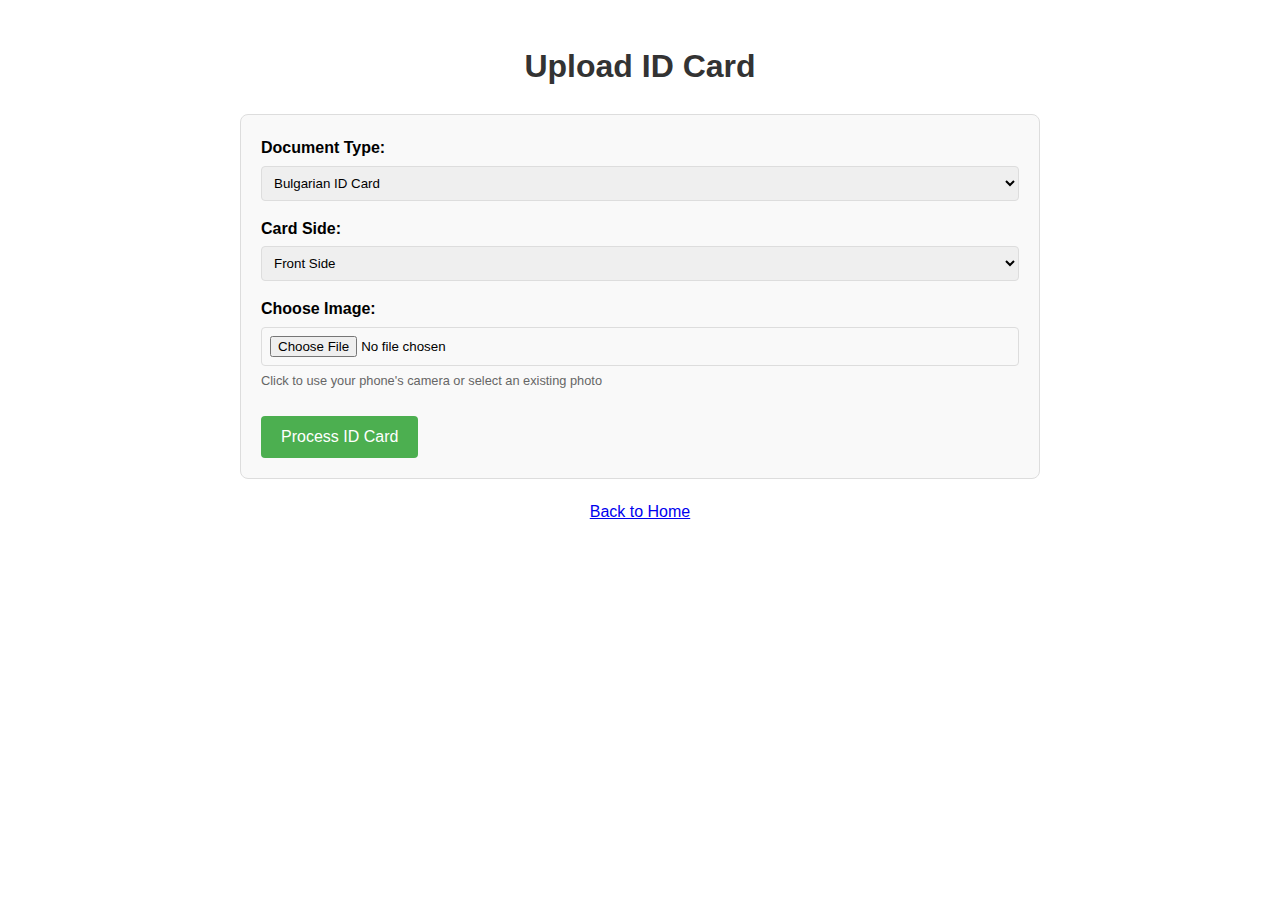
<file: templates/detect.html>
<!DOCTYPE html>
<html lang="en">
<head>
    <meta charset="UTF-8">
    <meta name="viewport" content="width=device-width, initial-scale=1.0">
    <title>Upload ID Card</title>
    <style>
        body {
            font-family: Arial, sans-serif;
            max-width: 800px;
            margin: 0 auto;
            padding: 20px;
            line-height: 1.6;
        }
        h1 {
            color: #333;
            text-align: center;
        }
        .upload-form {
            border: 1px solid #ddd;
            border-radius: 8px;
            padding: 20px;
            margin: 20px 0;
            background-color: #f9f9f9;
        }
        .form-group {
            margin-bottom: 15px;
        }
        label {
            display: block;
            margin-bottom: 5px;
            font-weight: bold;
        }
        select, input[type="file"] {
            width: 100%;
            padding: 8px;
            border: 1px solid #ddd;
            border-radius: 4px;
            box-sizing: border-box;
        }
        .btn {
            display: inline-block;
            background-color: #4CAF50;
            color: white;
            padding: 12px 20px;
            text-align: center;
            text-decoration: none;
            font-size: 16px;
            border-radius: 4px;
            border: none;
            cursor: pointer;
            margin-top: 10px;
        }
        .btn:hover {
            background-color: #45a049;
        }
        .results {
            margin-top: 30px;
            display: none;
        }
        table {
            width: 100%;
            border-collapse: collapse;
        }
        table, th, td {
            border: 1px solid #ddd;
        }
        th, td {
            padding: 12px;
            text-align: left;
        }
        th {
            background-color: #f2f2f2;
        }
        .back-link {
            display: block;
            margin-top: 20px;
            text-align: center;
        }
        .helper-text {
            font-size: 0.8em;
            color: #666;
            margin-top: 5px;
        }
    </style>
</head>
<body>
    <h1>Upload ID Card</h1>
    <div class="upload-form">
        <form id="uploadForm" enctype="multipart/form-data">
            <div class="form-group">
                <label for="document_type">Document Type:</label>
                <select id="document_type" name="document_type">
                    <option value="bulgarian_id">Bulgarian ID Card</option>
                </select>
            </div>
            <div class="form-group">
                <label for="side">Card Side:</label>
                <select id="side" name="side">
                    <option value="front">Front Side</option>
                    <option value="back">Back Side</option>
                </select>
            </div>
            <div class="form-group">
                <label for="file">Choose Image:</label>
                <input type="file" id="file" name="file" accept="image/*" capture="camera" required>
                <p class="helper-text">Click to use your phone's camera or select an existing photo</p>
            </div>
            <button type="submit" class="btn">Process ID Card</button>
        </form>
    </div>

    <div id="results" class="results">
        <h2>Extracted Information</h2>
        <table id="resultsTable">
            <thead>
                <tr>
                    <th>Field</th>
                    <th>Value</th>
                </tr>
            </thead>
            <tbody>
                <!-- Results will be added here -->
            </tbody>
        </table>
    </div>

    <a href="/" class="back-link">Back to Home</a>

    <script>
        document.getElementById('uploadForm').addEventListener('submit', function(e) {
            e.preventDefault();
            
            const formData = new FormData(this);
            
            // Show loading indicator
            const submitBtn = this.querySelector('button[type="submit"]');
            submitBtn.disabled = true;
            submitBtn.innerText = 'Processing...';
            
            fetch('/process_id', {
                method: 'POST',
                body: formData
            })
            .then(response => response.json())
            .then(data => {
                // Reset button
                submitBtn.disabled = false;
                submitBtn.innerText = 'Process ID Card';
                
                // Display results
                const resultsDiv = document.getElementById('results');
                const resultsTable = document.getElementById('resultsTable').querySelector('tbody');
                
                // Clear previous results
                resultsTable.innerHTML = '';
                
                if (data.success) {
                    // Populate table with results
                    for (const [field, value] of Object.entries(data.data)) {
                        if (value) {
                            const row = document.createElement('tr');
                            
                            const fieldCell = document.createElement('td');
                            fieldCell.textContent = field;
                            
                            const valueCell = document.createElement('td');
                            valueCell.textContent = value;
                            
                            row.appendChild(fieldCell);
                            row.appendChild(valueCell);
                            resultsTable.appendChild(row);
                        }
                    }
                    
                    resultsDiv.style.display = 'block';
                } else {
                    alert('Error: ' + (data.error || 'Failed to process ID card'));
                }
            })
            .catch(error => {
                console.error('Error:', error);
                alert('Error: ' + error.message);
                submitBtn.disabled = false;
                submitBtn.innerText = 'Process ID Card';
            });
        });
    </script>
</body>
</html>
</file>
<file: public/verification-styles.css>
/* Verification Page Specific Styles */
.verification-page {
    background: linear-gradient(135deg, var(--bg-light) 0%, var(--bg-lighter) 100%);
    min-height: 100vh;
    padding: 100px 0 50px;
}

.verification-header-page {
    text-align: center;
    margin-bottom: 60px;
}

.verification-header-page h1 {
    font-size: 42px;
    font-weight: 700;
    color: var(--text-dark);
    margin-bottom: 16px;
    display: flex;
    align-items: center;
    justify-content: center;
    gap: 16px;
}

.verification-header-page h1 i {
    color: var(--primary-color);
    font-size: 38px;
}

.verification-header-page p {
    font-size: 18px;
    color: var(--text-light);
    max-width: 600px;
    margin: 0 auto;
}

.verification-steps {
    background: var(--bg-white);
    border-radius: var(--radius-2xl);
    padding: 40px;
    box-shadow: var(--shadow-xl);
    border: 1px solid var(--border-light);
    max-width: 900px;
    margin: 0 auto;
}

.back-home-btn {
    background: var(--primary-color);
    color: white;
    border: none;
    padding: 16px 32px;
    border-radius: 8px;
    font-size: 16px;
    font-weight: 600;
    cursor: pointer;
    transition: all 0.3s ease;
    display: flex;
    align-items: center;
    gap: 8px;
    margin: 0 auto;
}

.back-home-btn:hover {
    background: #1d4ed8;
    transform: translateY(-2px);
}

/* Mobile Responsive for Verification Page */
@media (max-width: 768px) {
    .verification-page {
        padding: 80px 0 30px;
    }
    
    .verification-header-page h1 {
        font-size: 32px;
        flex-direction: column;
        gap: 12px;
    }
    
    .verification-steps {
        padding: 24px 16px;
        margin: 0 10px;
    }
}
</file>
<file: styles.css>
/* Reset and base styles */
* {
    margin: 0;
    padding: 0;
    box-sizing: border-box;
}

body {
    font-family: 'Inter', -apple-system, BlinkMacSystemFont, 'Segoe UI', Roboto, sans-serif;
    line-height: 1.6;
    color: #333;
    overflow-x: hidden;
}

.container {
    max-width: 1200px;
    margin: 0 auto;
    padding: 0 20px;
}

/* Color variables */
:root {
    --primary-color: #1e40af;
    --secondary-color: #059669;
    --accent-color: #f59e0b;
    --text-dark: #1f2937;
    --text-light: #6b7280;
    --bg-light: #f8fafc;
    --bg-white: #ffffff;
    --border-color: #e5e7eb;
    --success-color: #10b981;
    --gradient-primary: linear-gradient(135deg, #1e40af 0%, #3b82f6 100%);
    --gradient-secondary: linear-gradient(135deg, #059669 0%, #10b981 100%);
    --shadow-sm: 0 1px 2px 0 rgb(0 0 0 / 0.05);
    --shadow-md: 0 4px 6px -1px rgb(0 0 0 / 0.1), 0 2px 4px -2px rgb(0 0 0 / 0.1);
    --shadow-lg: 0 10px 15px -3px rgb(0 0 0 / 0.1), 0 4px 6px -4px rgb(0 0 0 / 0.1);
}

/* Navigation */
.navbar {
    background: var(--bg-white);
    box-shadow: var(--shadow-md);
    position: sticky;
    top: 0;
    z-index: 1000;
    padding: 0;
}

.nav-container {
    max-width: 1200px;
    margin: 0 auto;
    padding: 0 20px;
    display: flex;
    justify-content: space-between;
    align-items: center;
    height: 70px;
}

.nav-logo a {
    font-size: 24px;
    font-weight: 700;
    color: var(--primary-color);
    text-decoration: none;
    display: flex;
    align-items: center;
    gap: 8px;
}

.nav-logo i {
    font-size: 28px;
    color: var(--accent-color);
}

.nav-menu {
    display: flex;
    align-items: center;
    gap: 32px;
}

.nav-link {
    color: var(--text-dark);
    text-decoration: none;
    font-weight: 500;
    padding: 8px 16px;
    border-radius: 6px;
    transition: all 0.3s ease;
}

.nav-link:hover {
    color: var(--primary-color);
    background: var(--bg-light);
}

.language-selector select {
    padding: 8px 12px;
    border: 2px solid var(--border-color);
    border-radius: 6px;
    background: var(--bg-white);
    color: var(--text-dark);
    font-weight: 500;
    cursor: pointer;
    transition: border-color 0.3s ease;
}

.language-selector select:hover {
    border-color: var(--primary-color);
}

/* Hamburger menu */
.hamburger {
    display: none;
    flex-direction: column;
    cursor: pointer;
    gap: 4px;
}

.hamburger .bar {
    width: 25px;
    height: 3px;
    background: var(--text-dark);
    transition: 0.3s;
    border-radius: 2px;
}

/* Hero Section */
.hero {
    background: var(--gradient-primary);
    color: white;
    padding: 100px 0;
    position: relative;
    overflow: hidden;
}

.hero::before {
    content: '';
    position: absolute;
    top: 0;
    left: 0;
    right: 0;
    bottom: 0;
    background: url('data:image/svg+xml,<svg xmlns="http://www.w3.org/2000/svg" viewBox="0 0 100 100"><defs><pattern id="grain" width="100" height="100" patternUnits="userSpaceOnUse"><circle cx="20" cy="20" r="1" fill="white" opacity="0.1"/><circle cx="80" cy="80" r="1" fill="white" opacity="0.1"/><circle cx="40" cy="60" r="1" fill="white" opacity="0.1"/></pattern></defs><rect width="100" height="100" fill="url(%23grain)"/></svg>') repeat;
    pointer-events: none;
}

.hero-container {
    max-width: 1200px;
    margin: 0 auto;
    padding: 0 20px;
    display: grid;
    grid-template-columns: 1fr 1fr;
    gap: 60px;
    align-items: center;
    position: relative;
    z-index: 1;
}

.hero-content h1 {
    font-size: 48px;
    font-weight: 700;
    line-height: 1.2;
    margin-bottom: 24px;
}

.hero-content .highlight {
    color: var(--accent-color);
}

.hero-content p {
    font-size: 18px;
    opacity: 0.9;
    margin-bottom: 32px;
}

.hero-features {
    display: flex;
    gap: 32px;
    margin-bottom: 40px;
    flex-wrap: wrap;
}

.feature {
    display: flex;
    align-items: center;
    gap: 8px;
    font-weight: 500;
}

.feature i {
    color: var(--accent-color);
    font-size: 20px;
}

.cta-button {
    background: var(--accent-color);
    color: white;
    border: none;
    padding: 16px 32px;
    border-radius: 8px;
    font-size: 18px;
    font-weight: 600;
    cursor: pointer;
    transition: all 0.3s ease;
    display: inline-flex;
    align-items: center;
    gap: 12px;
    text-transform: uppercase;
    letter-spacing: 0.5px;
}

.cta-button:hover {
    background: #d97706;
    transform: translateY(-2px);
    box-shadow: var(--shadow-lg);
}

.hero-image {
    display: flex;
    justify-content: center;
    align-items: center;
}

.hero-placeholder {
    background: rgba(255, 255, 255, 0.1);
    backdrop-filter: blur(10px);
    border: 2px solid rgba(255, 255, 255, 0.2);
    border-radius: 20px;
    padding: 60px;
    text-align: center;
    width: 100%;
    max-width: 400px;
}

.hero-placeholder i {
    font-size: 80px;
    color: var(--accent-color);
    margin-bottom: 20px;
    display: block;
}

.hero-placeholder p {
    font-size: 20px;
    font-weight: 500;
    margin: 0;
}

/* Calculator Section */
.calculator-section {
    background: var(--bg-light);
    padding: 100px 0;
}

.calculator-section h2 {
    font-size: 42px;
    font-weight: 700;
    color: var(--text-dark);
    text-align: center;
    margin-bottom: 16px;
}

.calculator-section > .container > p {
    font-size: 18px;
    color: var(--text-light);
    text-align: center;
    margin-bottom: 60px;
}

.calculator {
    background: var(--bg-white);
    border-radius: 20px;
    padding: 40px;
    box-shadow: var(--shadow-lg);
    display: grid;
    grid-template-columns: 1fr 1fr;
    gap: 40px;
    align-items: start;
}

.input-group {
    margin-bottom: 32px;
}

.input-group label {
    display: block;
    font-size: 16px;
    font-weight: 600;
    color: var(--text-dark);
    margin-bottom: 16px;
}

.slider-container {
    position: relative;
}

.slider-container input[type="range"] {
    width: 100%;
    height: 8px;
    border-radius: 4px;
    background: var(--border-color);
    outline: none;
    appearance: none;
}

.slider-container input[type="range"]::-webkit-slider-thumb {
    appearance: none;
    width: 24px;
    height: 24px;
    border-radius: 50%;
    background: var(--primary-color);
    cursor: pointer;
    box-shadow: var(--shadow-md);
    transition: all 0.3s ease;
}

.slider-container input[type="range"]::-webkit-slider-thumb:hover {
    background: #1d4ed8;
    transform: scale(1.1);
}

.slider-container input[type="range"]::-moz-range-thumb {
    width: 24px;
    height: 24px;
    border-radius: 50%;
    background: var(--primary-color);
    cursor: pointer;
    border: none;
    box-shadow: var(--shadow-md);
}

.slider-value {
    margin-top: 12px;
    font-size: 24px;
    font-weight: 700;
    color: var(--primary-color);
    text-align: center;
}

.result-card {
    background: var(--gradient-secondary);
    color: white;
    padding: 32px;
    border-radius: 16px;
    text-align: center;
}

.result-card h3 {
    font-size: 24px;
    font-weight: 700;
    margin-bottom: 24px;
}

.result-item {
    display: flex;
    justify-content: space-between;
    align-items: center;
    margin-bottom: 16px;
    padding-bottom: 16px;
    border-bottom: 1px solid rgba(255, 255, 255, 0.2);
}

.result-item:last-of-type {
    border-bottom: none;
    margin-bottom: 32px;
}

.result-item span {
    font-size: 16px;
    opacity: 0.9;
}

.result-item strong {
    font-size: 18px;
    font-weight: 700;
}

.apply-button {
    background: var(--accent-color);
    color: white;
    border: none;
    padding: 16px 24px;
    border-radius: 8px;
    font-size: 16px;
    font-weight: 600;
    cursor: pointer;
    transition: all 0.3s ease;
    width: 100%;
    text-transform: uppercase;
    letter-spacing: 0.5px;
}

.apply-button:hover {
    background: #d97706;
    transform: translateY(-2px);
}

/* How It Works Section */
.how-it-works {
    padding: 100px 0;
    background: var(--bg-white);
}

.how-it-works h2 {
    font-size: 42px;
    font-weight: 700;
    color: var(--text-dark);
    text-align: center;
    margin-bottom: 16px;
}

.how-it-works > .container > p {
    font-size: 18px;
    color: var(--text-light);
    text-align: center;
    margin-bottom: 80px;
}

.steps {
    display: grid;
    grid-template-columns: repeat(auto-fit, minmax(300px, 1fr));
    gap: 40px;
}

.step {
    text-align: center;
    padding: 40px 20px;
}

.step-number {
    width: 80px;
    height: 80px;
    background: var(--gradient-primary);
    color: white;
    border-radius: 50%;
    display: flex;
    align-items: center;
    justify-content: center;
    font-size: 32px;
    font-weight: 700;
    margin: 0 auto 24px;
}

.step-content h3 {
    font-size: 24px;
    font-weight: 700;
    color: var(--text-dark);
    margin-bottom: 16px;
}

.step-content p {
    font-size: 16px;
    color: var(--text-light);
    line-height: 1.6;
}

/* Testimonials Section */
.testimonials {
    background: var(--bg-light);
    padding: 100px 0;
}

.testimonials h2 {
    font-size: 42px;
    font-weight: 700;
    color: var(--text-dark);
    text-align: center;
    margin-bottom: 80px;
}

.testimonial-slider {
    position: relative;
    max-width: 800px;
    margin: 0 auto;
}

.testimonial {
    display: none;
    text-align: center;
    padding: 40px;
    background: var(--bg-white);
    border-radius: 16px;
    box-shadow: var(--shadow-md);
}

.testimonial.active {
    display: block;
}

.testimonial-content p {
    font-size: 20px;
    color: var(--text-dark);
    font-style: italic;
    margin-bottom: 24px;
    line-height: 1.6;
}

.testimonial-author strong {
    font-size: 18px;
    color: var(--primary-color);
    display: block;
    margin-bottom: 4px;
}

.testimonial-author span {
    font-size: 16px;
    color: var(--text-light);
}

.testimonial-nav {
    display: flex;
    justify-content: center;
    gap: 16px;
    margin-top: 40px;
}

.testimonial-nav button {
    width: 48px;
    height: 48px;
    border-radius: 50%;
    background: var(--bg-white);
    border: 2px solid var(--border-color);
    color: var(--text-dark);
    cursor: pointer;
    transition: all 0.3s ease;
}

.testimonial-nav button:hover {
    background: var(--primary-color);
    color: white;
    border-color: var(--primary-color);
}

/* FAQ Section */
.faq {
    padding: 100px 0;
    background: var(--bg-white);
}

.faq h2 {
    font-size: 42px;
    font-weight: 700;
    color: var(--text-dark);
    text-align: center;
    margin-bottom: 80px;
}

.faq-list {
    max-width: 800px;
    margin: 0 auto;
}

.faq-item {
    border-bottom: 1px solid var(--border-color);
    margin-bottom: 0;
}

.faq-question {
    display: flex;
    justify-content: space-between;
    align-items: center;
    padding: 24px 0;
    cursor: pointer;
    font-size: 18px;
    font-weight: 600;
    color: var(--text-dark);
    transition: color 0.3s ease;
}

.faq-question:hover {
    color: var(--primary-color);
}

.faq-question i {
    transition: transform 0.3s ease;
}

.faq-item.active .faq-question i {
    transform: rotate(45deg);
}

.faq-answer {
    max-height: 0;
    overflow: hidden;
    transition: max-height 0.3s ease;
}

.faq-item.active .faq-answer {
    max-height: 200px;
}

.faq-answer p {
    padding-bottom: 24px;
    color: var(--text-light);
    line-height: 1.6;
}

/* Contact Section */
.contact {
    background: var(--bg-light);
    padding: 100px 0;
}

.contact h2 {
    font-size: 42px;
    font-weight: 700;
    color: var(--text-dark);
    text-align: center;
    margin-bottom: 80px;
}

.contact-info {
    display: grid;
    grid-template-columns: repeat(auto-fit, minmax(250px, 1fr));
    gap: 40px;
    max-width: 800px;
    margin: 0 auto;
}

.contact-item {
    display: flex;
    align-items: center;
    gap: 20px;
    padding: 32px;
    background: var(--bg-white);
    border-radius: 12px;
    box-shadow: var(--shadow-md);
    text-align: left;
}

.contact-item i {
    width: 60px;
    height: 60px;
    background: var(--gradient-primary);
    color: white;
    border-radius: 50%;
    display: flex;
    align-items: center;
    justify-content: center;
    font-size: 24px;
    flex-shrink: 0;
}

.contact-item h3 {
    font-size: 20px;
    font-weight: 600;
    color: var(--text-dark);
    margin-bottom: 8px;
}

.contact-item p {
    font-size: 16px;
    color: var(--text-light);
    margin: 0;
}

/* Footer */
.footer {
    background: var(--text-dark);
    color: white;
    padding: 60px 0 30px;
}

.footer-content {
    display: grid;
    grid-template-columns: repeat(auto-fit, minmax(250px, 1fr));
    gap: 40px;
    margin-bottom: 40px;
}

.footer-section h3 {
    font-size: 24px;
    font-weight: 700;
    margin-bottom: 20px;
    display: flex;
    align-items: center;
    gap: 8px;
}

.footer-section h3 i {
    color: var(--accent-color);
}

.footer-section h4 {
    font-size: 18px;
    font-weight: 600;
    margin-bottom: 16px;
    color: var(--accent-color);
}

.footer-section p {
    color: rgba(255, 255, 255, 0.8);
    line-height: 1.6;
}

.footer-section ul {
    list-style: none;
}

.footer-section ul li {
    margin-bottom: 8px;
}

.footer-section ul li a {
    color: rgba(255, 255, 255, 0.8);
    text-decoration: none;
    transition: color 0.3s ease;
}

.footer-section ul li a:hover {
    color: var(--accent-color);
}

.footer-bottom {
    border-top: 1px solid rgba(255, 255, 255, 0.2);
    padding-top: 30px;
    text-align: center;
    color: rgba(255, 255, 255, 0.6);
}

/* Sticky Help Button */
.help-button {
    position: fixed;
    bottom: 30px;
    right: 30px;
    width: 60px;
    height: 60px;
    background: var(--accent-color);
    color: white;
    border-radius: 50%;
    display: flex;
    align-items: center;
    justify-content: center;
    font-size: 24px;
    cursor: pointer;
    box-shadow: var(--shadow-lg);
    z-index: 1000;
    transition: all 0.3s ease;
}

.help-button:hover {
    background: #d97706;
    transform: scale(1.1);
}

/* Help Modal */
.help-modal {
    position: fixed;
    top: 0;
    left: 0;
    width: 100%;
    height: 100%;
    background: rgba(0, 0, 0, 0.5);
    display: none;
    align-items: center;
    justify-content: center;
    z-index: 1001;
}

.help-modal.active {
    display: flex;
}

.help-content {
    background: var(--bg-white);
    padding: 40px;
    border-radius: 16px;
    max-width: 400px;
    width: 90%;
    text-align: center;
}

.help-content h3 {
    font-size: 24px;
    font-weight: 700;
    color: var(--text-dark);
    margin-bottom: 16px;
}

.help-content p {
    color: var(--text-light);
    margin-bottom: 24px;
}

.help-options {
    display: flex;
    flex-direction: column;
    gap: 12px;
    margin-bottom: 24px;
}

.help-option {
    display: flex;
    align-items: center;
    justify-content: center;
    gap: 12px;
    padding: 12px 24px;
    background: var(--primary-color);
    color: white;
    text-decoration: none;
    border-radius: 8px;
    font-weight: 500;
    transition: background 0.3s ease;
}

.help-option:hover {
    background: #1d4ed8;
}

.close-help {
    background: var(--border-color);
    color: var(--text-dark);
    border: none;
    padding: 12px 24px;
    border-radius: 8px;
    cursor: pointer;
    font-weight: 500;
    transition: background 0.3s ease;
}

.close-help:hover {
    background: #d1d5db;
}

/* Responsive Design */
@media (max-width: 768px) {
    .nav-menu {
        position: fixed;
        left: -100%;
        top: 70px;
        flex-direction: column;
        background-color: var(--bg-white);
        width: 100%;
        text-align: center;
        transition: 0.3s;
        box-shadow: var(--shadow-md);
        padding: 20px 0;
        gap: 0;
    }

    .nav-menu.active {
        left: 0;
    }

    .nav-link {
        display: block;
        margin: 8px 0;
    }

    .language-selector {
        margin-top: 20px;
    }

    .hamburger {
        display: flex;
    }

    .hamburger.active .bar:nth-child(2) {
        opacity: 0;
    }

    .hamburger.active .bar:nth-child(1) {
        transform: translateY(7px) rotate(45deg);
    }

    .hamburger.active .bar:nth-child(3) {
        transform: translateY(-7px) rotate(-45deg);
    }

    .hero-container {
        grid-template-columns: 1fr;
        text-align: center;
        gap: 40px;
    }

    .hero-content h1 {
        font-size: 36px;
    }

    .hero-features {
        justify-content: center;
        gap: 20px;
    }

    .calculator {
        grid-template-columns: 1fr;
        padding: 24px;
        gap: 24px;
    }

    .steps {
        grid-template-columns: 1fr;
    }

    .contact-info {
        grid-template-columns: 1fr;
    }

    .footer-content {
        grid-template-columns: 1fr;
        text-align: center;
        gap: 30px;
    }

    .help-button {
        width: 50px;
        height: 50px;
        font-size: 20px;
        bottom: 20px;
        right: 20px;
    }

    h2 {
        font-size: 32px !important;
    }

    .container {
        padding: 0 15px;
    }
}
</file>
<file: public/styles.css>
/* Enhanced Reset and base styles */
* {
    margin: 0;
    padding: 0;
    box-sizing: border-box;
}

*::before,
*::after {
    box-sizing: border-box;
}

html {
    scroll-behavior: smooth;
    scroll-padding-top: 80px;
}

body {
    font-family: 'Inter', -apple-system, BlinkMacSystemFont, 'Segoe UI', Roboto, sans-serif;
    line-height: 1.6;
    color: #333;
    overflow-x: hidden;
    background: linear-gradient(180deg, #fefefe 0%, #f8fafc 100%);
    min-height: 100vh;
}

.container {
    max-width: 1200px;
    margin: 0 auto;
    padding: 0 20px;
}

/* Enhanced Color variables */
:root {
    --primary-color: #1e40af;
    --primary-light: #3b82f6;
    --primary-dark: #1e3a8a;
    --secondary-color: #059669;
    --secondary-light: #10b981;
    --secondary-dark: #047857;
    --accent-color: #f59e0b;
    --accent-light: #fbbf24;
    --accent-dark: #d97706;
    --text-dark: #1f2937;
    --text-medium: #374151;
    --text-light: #6b7280;
    --text-lighter: #9ca3af;
    --bg-light: #f8fafc;
    --bg-lighter: #f1f5f9;
    --bg-white: #ffffff;
    --border-color: #e5e7eb;
    --border-light: #f3f4f6;
    --success-color: #10b981;
    --error-color: #ef4444;
    --warning-color: #f59e0b;
    
    /* Enhanced gradients */
    --gradient-primary: linear-gradient(135deg, #1e40af 0%, #3b82f6 50%, #60a5fa 100%);
    --gradient-secondary: linear-gradient(135deg, #059669 0%, #10b981 50%, #34d399 100%);
    --gradient-accent: linear-gradient(135deg, #f59e0b 0%, #fbbf24 50%, #fcd34d 100%);
    --gradient-hero: linear-gradient(135deg, #1e40af 0%, #3b82f6 25%, #1e40af 50%, #1d4ed8 75%, #2563eb 100%);
    --gradient-glass: linear-gradient(135deg, rgba(255,255,255,0.1) 0%, rgba(255,255,255,0.05) 100%);
    
    /* Enhanced shadows */
    --shadow-xs: 0 1px 2px 0 rgb(0 0 0 / 0.02);
    --shadow-sm: 0 1px 3px 0 rgb(0 0 0 / 0.08), 0 1px 2px -1px rgb(0 0 0 / 0.04);
    --shadow-md: 0 4px 6px -1px rgb(0 0 0 / 0.08), 0 2px 4px -2px rgb(0 0 0 / 0.04);
    --shadow-lg: 0 10px 15px -3px rgb(0 0 0 / 0.08), 0 4px 6px -4px rgb(0 0 0 / 0.04);
    --shadow-xl: 0 20px 25px -5px rgb(0 0 0 / 0.08), 0 10px 10px -5px rgb(0 0 0 / 0.02);
    --shadow-2xl: 0 25px 50px -12px rgb(0 0 0 / 0.15);
    --shadow-colored: 0 10px 25px -5px rgb(30 64 175 / 0.15), 0 4px 6px -2px rgb(30 64 175 / 0.05);
    --shadow-glow: 0 0 20px rgb(30 64 175 / 0.15);
    
    /* Animation variables */
    --transition-fast: all 0.15s cubic-bezier(0.4, 0, 0.2, 1);
    --transition-normal: all 0.3s cubic-bezier(0.4, 0, 0.2, 1);
    --transition-slow: all 0.5s cubic-bezier(0.4, 0, 0.2, 1);
    --bounce: cubic-bezier(0.68, -0.55, 0.265, 1.55);
    
    /* Border radius */
    --radius-xs: 4px;
    --radius-sm: 6px;
    --radius-md: 8px;
    --radius-lg: 12px;
    --radius-xl: 16px;
    --radius-2xl: 24px;
    --radius-full: 9999px;
}

/* Enhanced Navigation */
.navbar {
    background: rgba(255, 255, 255, 0.95);
    backdrop-filter: blur(20px) saturate(180%);
    -webkit-backdrop-filter: blur(20px) saturate(180%);
    border-bottom: 1px solid rgba(255, 255, 255, 0.2);
    box-shadow: var(--shadow-sm), 0 0 0 1px rgba(255, 255, 255, 0.1);
    position: sticky;
    top: 0;
    z-index: 1000;
    padding: 0;
    transition: var(--transition-normal);
}

.navbar.scrolled {
    background: rgba(255, 255, 255, 0.98);
    box-shadow: var(--shadow-lg);
}

.navbar::before {
    content: '';
    position: absolute;
    top: 0;
    left: 0;
    right: 0;
    height: 1px;
    background: var(--gradient-primary);
    opacity: 0.1;
}

.nav-container {
    max-width: 1200px;
    margin: 0 auto;
    padding: 0 20px;
    display: flex;
    justify-content: space-between;
    align-items: center;
    height: 70px;
}

.nav-logo a {
    font-size: 26px;
    font-weight: 800;
    background: var(--gradient-primary);
    -webkit-background-clip: text;
    -webkit-text-fill-color: transparent;
    background-clip: text;
    text-decoration: none;
    display: flex;
    align-items: center;
    gap: 10px;
    transition: var(--transition-normal);
    position: relative;
}

.nav-logo a:hover {
    transform: translateY(-1px);
}

.nav-logo i {
    font-size: 32px;
    background: var(--gradient-accent);
    -webkit-background-clip: text;
    -webkit-text-fill-color: transparent;
    background-clip: text;
    transition: var(--transition-normal);
    filter: drop-shadow(0 2px 4px rgba(245, 158, 11, 0.2));
}

.nav-logo:hover i {
    transform: rotate(5deg) scale(1.05);
}

.nav-menu {
    display: flex;
    align-items: center;
    gap: 32px;
}

.nav-link {
    color: var(--text-medium);
    text-decoration: none;
    font-weight: 500;
    padding: 10px 18px;
    border-radius: var(--radius-lg);
    transition: var(--transition-normal);
    position: relative;
    overflow: hidden;
}

.nav-link::before {
    content: '';
    position: absolute;
    top: 0;
    left: -100%;
    width: 100%;
    height: 100%;
    background: var(--gradient-primary);
    opacity: 0;
    transition: var(--transition-normal);
    z-index: -1;
}

.nav-link:hover {
    color: white;
    background: transparent;
    transform: translateY(-2px);
    box-shadow: var(--shadow-colored);
}

.nav-link:hover::before {
    left: 0;
    opacity: 1;
}

.language-selector select {
    padding: 10px 16px;
    border: 2px solid var(--border-light);
    border-radius: var(--radius-lg);
    background: var(--bg-white);
    color: var(--text-dark);
    font-weight: 600;
    cursor: pointer;
    transition: var(--transition-normal);
    box-shadow: var(--shadow-xs);
    font-size: 14px;
    text-transform: uppercase;
    letter-spacing: 0.5px;
}

.language-selector select:hover {
    border-color: var(--primary-color);
    box-shadow: var(--shadow-colored);
    transform: translateY(-1px);
}

.language-selector select:focus {
    outline: none;
    border-color: var(--primary-color);
    box-shadow: 0 0 0 3px rgba(30, 64, 175, 0.1);
}

/* Hamburger menu */
.hamburger {
    display: none;
    flex-direction: column;
    cursor: pointer;
    gap: 4px;
}

.hamburger .bar {
    width: 25px;
    height: 3px;
    background: var(--text-dark);
    transition: 0.3s;
    border-radius: 2px;
}

/* Clean Hero Section */
.hero {
    background: linear-gradient(135deg, #1e40af 0%, #3b82f6 100%);
    color: white;
    padding: 100px 0;
    position: relative;
    min-height: 80vh;
    display: flex;
    align-items: center;
}

.hero-container {
    max-width: 1200px;
    margin: 0 auto;
    padding: 0 20px;
    text-align: center;
    position: relative;
    z-index: 1;
}

.hero-content h1 {
    font-size: 48px;
    font-weight: 700;
    line-height: 1.2;
    margin-bottom: 24px;
    max-width: 800px;
    margin-left: auto;
    margin-right: auto;
}

.hero-content .highlight {
    color: #fbbf24;
    font-weight: 800;
}

.hero-content p {
    font-size: 20px;
    opacity: 0.9;
    margin-bottom: 40px;
    font-weight: 400;
    line-height: 1.6;
    max-width: 600px;
    margin-left: auto;
    margin-right: auto;
}

.hero-stats {
    display: flex;
    justify-content: center;
    gap: 60px;
    margin-bottom: 48px;
    flex-wrap: wrap;
}

.stat-item {
    text-align: center;
}

.stat-number {
    font-size: 36px;
    font-weight: 800;
    color: #fbbf24;
    margin-bottom: 8px;
    display: block;
}

.stat-label {
    font-size: 16px;
    font-weight: 500;
    opacity: 0.9;
    text-transform: uppercase;
    letter-spacing: 0.5px;
}

.cta-button {
    background: #fbbf24;
    color: #1e40af;
    border: none;
    padding: 16px 32px;
    border-radius: 8px;
    font-size: 18px;
    font-weight: 700;
    cursor: pointer;
    transition: all 0.3s ease;
    display: inline-block;
    text-transform: uppercase;
    letter-spacing: 0.5px;
    box-shadow: 0 4px 14px rgba(251, 191, 36, 0.3);
}

.cta-button:hover {
    background: #f59e0b;
    transform: translateY(-2px);
    box-shadow: 0 6px 20px rgba(251, 191, 36, 0.4);
}

.cta-button:active {
    transform: translateY(0);
}

/* Hero image styles removed for cleaner design */

/* Enhanced Calculator Section */
.calculator-section {
    background: linear-gradient(135deg, var(--bg-light) 0%, var(--bg-lighter) 100%);
    padding: 120px 0;
    position: relative;
}

.calculator-section::before {
    content: '';
    position: absolute;
    top: 0;
    left: 0;
    right: 0;
    bottom: 0;
    background: 
        radial-gradient(circle at 80% 20%, rgba(30, 64, 175, 0.03) 0%, transparent 50%),
        radial-gradient(circle at 20% 80%, rgba(5, 150, 105, 0.03) 0%, transparent 50%);
    pointer-events: none;
}

.calculator-section h2 {
    font-size: 48px;
    font-weight: 800;
    background: var(--gradient-primary);
    -webkit-background-clip: text;
    -webkit-text-fill-color: transparent;
    background-clip: text;
    text-align: center;
    margin-bottom: 20px;
    position: relative;
}

.calculator-section > .container > p {
    font-size: 20px;
    color: var(--text-light);
    text-align: center;
    margin-bottom: 80px;
    font-weight: 400;
    max-width: 600px;
    margin-left: auto;
    margin-right: auto;
    margin-bottom: 80px;
}

.calculator {
    background: rgba(255, 255, 255, 0.9);
    backdrop-filter: blur(20px) saturate(180%);
    -webkit-backdrop-filter: blur(20px) saturate(180%);
    border-radius: var(--radius-2xl);
    padding: 50px;
    box-shadow: var(--shadow-2xl);
    border: 1px solid rgba(255, 255, 255, 0.5);
    display: grid;
    grid-template-columns: 1fr 1fr;
    gap: 60px;
    align-items: start;
    position: relative;
    overflow: hidden;
}

.calculator::before {
    content: '';
    position: absolute;
    top: 0;
    left: 0;
    right: 0;
    height: 4px;
    background: var(--gradient-primary);
    border-radius: var(--radius-2xl) var(--radius-2xl) 0 0;
}

.input-group {
    margin-bottom: 40px;
    position: relative;
}

.input-group label {
    display: block;
    font-size: 18px;
    font-weight: 700;
    color: var(--text-dark);
    margin-bottom: 20px;
    position: relative;
}

.input-group label::after {
    content: '';
    position: absolute;
    bottom: -8px;
    left: 0;
    width: 40px;
    height: 3px;
    background: var(--gradient-primary);
    border-radius: var(--radius-full);
}

.slider-container {
    position: relative;
}

.slider-container input[type="range"] {
    width: 100%;
    height: 12px;
    border-radius: var(--radius-lg);
    background: linear-gradient(to right, var(--bg-lighter) 0%, var(--border-color) 100%);
    outline: none;
    appearance: none;
    position: relative;
    transition: var(--transition-normal);
}

.slider-container input[type="range"]:hover {
    background: linear-gradient(to right, var(--primary-color) 0%, var(--primary-light) var(--thumb-position, 50%), var(--border-color) var(--thumb-position, 50%));
}

.slider-container input[type="range"]::-webkit-slider-thumb {
    appearance: none;
    width: 28px;
    height: 28px;
    border-radius: 50%;
    background: var(--gradient-primary);
    cursor: pointer;
    box-shadow: var(--shadow-lg), 0 0 0 4px rgba(30, 64, 175, 0.1);
    transition: var(--transition-normal);
    border: 3px solid white;
}

.slider-container input[type="range"]::-webkit-slider-thumb:hover {
    background: var(--gradient-primary);
    transform: scale(1.15);
    box-shadow: var(--shadow-xl), 0 0 0 8px rgba(30, 64, 175, 0.15);
}

.slider-container input[type="range"]::-moz-range-thumb {
    width: 28px;
    height: 28px;
    border-radius: 50%;
    background: var(--gradient-primary);
    cursor: pointer;
    border: 3px solid white;
    box-shadow: var(--shadow-lg);
    transition: var(--transition-normal);
}

.slider-container input[type="range"]::-moz-range-thumb:hover {
    transform: scale(1.15);
    box-shadow: var(--shadow-xl);
}

.slider-value {
    margin-top: 16px;
    font-size: 28px;
    font-weight: 800;
    background: var(--gradient-primary);
    -webkit-background-clip: text;
    -webkit-text-fill-color: transparent;
    background-clip: text;
    text-align: center;
    position: relative;
}

.slider-value::before {
    content: '';
    position: absolute;
    bottom: -4px;
    left: 50%;
    transform: translateX(-50%);
    width: 60px;
    height: 2px;
    background: var(--gradient-primary);
    border-radius: var(--radius-full);
}

.result-card {
    background: var(--gradient-secondary);
    color: white;
    padding: 40px;
    border-radius: var(--radius-2xl);
    text-align: center;
    position: relative;
    overflow: hidden;
    box-shadow: var(--shadow-xl);
}

.result-card::before {
    content: '';
    position: absolute;
    top: 0;
    left: 0;
    right: 0;
    bottom: 0;
    background: 
        radial-gradient(circle at 20% 20%, rgba(255, 255, 255, 0.1) 0%, transparent 50%),
        radial-gradient(circle at 80% 80%, rgba(255, 255, 255, 0.05) 0%, transparent 50%);
    pointer-events: none;
}

.result-card > * {
    position: relative;
    z-index: 1;
}

.result-card h3 {
    font-size: 28px;
    font-weight: 800;
    margin-bottom: 32px;
    text-shadow: 0 2px 4px rgba(0, 0, 0, 0.1);
}

.result-item {
    display: flex;
    justify-content: space-between;
    align-items: center;
    margin-bottom: 20px;
    padding: 16px 20px;
    background: rgba(255, 255, 255, 0.1);
    backdrop-filter: blur(10px);
    border-radius: var(--radius-lg);
    border: 1px solid rgba(255, 255, 255, 0.15);
    transition: var(--transition-normal);
}

.result-item:hover {
    background: rgba(255, 255, 255, 0.15);
    transform: translateX(4px);
}

.result-item:last-of-type {
    margin-bottom: 40px;
}

.result-item span {
    font-size: 16px;
    opacity: 0.95;
    font-weight: 500;
}

.result-item strong {
    font-size: 20px;
    font-weight: 800;
    text-shadow: 0 1px 2px rgba(0, 0, 0, 0.1);
}

.apply-button {
    background: var(--gradient-accent);
    color: white;
    border: none;
    padding: 18px 28px;
    border-radius: var(--radius-xl);
    font-size: 16px;
    font-weight: 700;
    cursor: pointer;
    transition: var(--transition-normal);
    width: 100%;
    text-transform: uppercase;
    letter-spacing: 0.8px;
    position: relative;
    overflow: hidden;
    box-shadow: var(--shadow-lg);
}

.apply-button::before {
    content: '';
    position: absolute;
    top: 0;
    left: -100%;
    width: 100%;
    height: 100%;
    background: linear-gradient(135deg, var(--accent-light) 0%, var(--accent-dark) 100%);
    transition: var(--transition-normal);
    z-index: -1;
}

.apply-button:hover {
    transform: translateY(-2px) scale(1.02);
    box-shadow: var(--shadow-2xl);
}

.apply-button:hover::before {
    left: 0;
}

.apply-button:active {
    transform: translateY(0) scale(0.98);
}

/* How It Works Section */
.how-it-works {
    padding: 100px 0;
    background: linear-gradient(135deg, var(--bg-white) 0%, var(--bg-light) 100%);
    position: relative;
}

.how-it-works::before {
    content: '';
    position: absolute;
    top: 0;
    left: 0;
    right: 0;
    bottom: 0;
    background: 
        radial-gradient(circle at 80% 20%, rgba(30, 64, 175, 0.02) 0%, transparent 50%),
        radial-gradient(circle at 20% 80%, rgba(5, 150, 105, 0.02) 0%, transparent 50%);
    pointer-events: none;
}

.how-it-works h2 {
    font-size: 42px;
    font-weight: 700;
    color: var(--text-dark);
    text-align: center;
    margin-bottom: 16px;
    position: relative;
}

.how-it-works > .container > p {
    font-size: 18px;
    color: var(--text-light);
    text-align: center;
    margin-bottom: 80px;
}

.steps {
    display: grid;
    grid-template-columns: repeat(auto-fit, minmax(300px, 1fr));
    gap: 40px;
    position: relative;
}

.steps::before {
    content: '';
    position: absolute;
    top: 40px;
    left: 10%;
    right: 10%;
    height: 2px;
    background: linear-gradient(to right, var(--primary-color), var(--secondary-color), var(--accent-color));
    z-index: 1;
}

.step {
    text-align: center;
    padding: 40px 20px;
    background: var(--bg-white);
    border-radius: var(--radius-xl);
    box-shadow: var(--shadow-md);
    border: 1px solid var(--border-light);
    transition: var(--transition-normal);
    position: relative;
    z-index: 2;
}

.step:hover {
    transform: translateY(-8px);
    box-shadow: var(--shadow-xl);
    border-color: var(--primary-color);
}

.step-number {
    width: 80px;
    height: 80px;
    background: var(--gradient-primary);
    color: white;
    border-radius: 50%;
    display: flex;
    align-items: center;
    justify-content: center;
    font-size: 32px;
    font-weight: 700;
    margin: 0 auto 24px;
    box-shadow: var(--shadow-lg);
    position: relative;
}

.step-number::before {
    content: '';
    position: absolute;
    top: -4px;
    left: -4px;
    right: -4px;
    bottom: -4px;
    background: var(--gradient-primary);
    border-radius: 50%;
    opacity: 0.2;
    z-index: -1;
}

.step-content h3 {
    font-size: 24px;
    font-weight: 700;
    color: var(--text-dark);
    margin-bottom: 16px;
}

.step-content p {
    font-size: 16px;
    color: var(--text-light);
    line-height: 1.6;
}

/* Testimonials Section */
.testimonials {
    background: var(--bg-white);
    padding: 80px 0;
}

.testimonials h2 {
    font-size: 42px;
    font-weight: 700;
    color: var(--text-dark);
    text-align: center;
    margin-bottom: 60px;
}

.testimonials-grid {
    display: grid;
    grid-template-columns: repeat(auto-fit, minmax(300px, 1fr));
    gap: 30px;
    max-width: 1000px;
    margin: 0 auto;
}

.testimonial {
    background: var(--bg-light);
    padding: 30px;
    border-radius: var(--radius-lg);
    text-align: center;
    border: 1px solid var(--border-light);
    transition: var(--transition-normal);
}

.testimonial:hover {
    transform: translateY(-4px);
    box-shadow: var(--shadow-lg);
    border-color: var(--primary-color);
}

.testimonial p {
    font-size: 18px;
    color: var(--text-dark);
    font-style: italic;
    margin-bottom: 20px;
    line-height: 1.6;
}

.testimonial-author strong {
    font-size: 16px;
    color: var(--primary-color);
    display: block;
    margin-bottom: 4px;
    font-weight: 600;
}

.testimonial-author span {
    font-size: 14px;
    color: var(--text-light);
    font-weight: 500;
}

/* FAQ Section */
.faq {
    padding: 100px 0;
    background: var(--bg-white);
}

.faq h2 {
    font-size: 42px;
    font-weight: 700;
    color: var(--text-dark);
    text-align: center;
    margin-bottom: 80px;
}

.faq-list {
    max-width: 800px;
    margin: 0 auto;
}

.faq-item {
    border-bottom: 1px solid var(--border-color);
    margin-bottom: 0;
}

.faq-question {
    display: flex;
    justify-content: space-between;
    align-items: center;
    padding: 24px 0;
    cursor: pointer;
    font-size: 18px;
    font-weight: 600;
    color: var(--text-dark);
    transition: color 0.3s ease;
}

.faq-question:hover {
    color: var(--primary-color);
}

.faq-question i {
    transition: transform 0.3s ease;
}

.faq-item.active .faq-question i {
    transform: rotate(45deg);
}

.faq-answer {
    max-height: 0;
    overflow: hidden;
    transition: max-height 0.3s ease;
}

.faq-item.active .faq-answer {
    max-height: 200px;
}

.faq-answer p {
    padding-bottom: 24px;
    color: var(--text-light);
    line-height: 1.6;
}

/* Contact Section */
.contact {
    background: linear-gradient(135deg, var(--bg-light) 0%, var(--bg-lighter) 100%);
    padding: 100px 0;
    position: relative;
}

.contact::before {
    content: '';
    position: absolute;
    top: 0;
    left: 0;
    right: 0;
    bottom: 0;
    background: 
        radial-gradient(circle at 20% 20%, rgba(30, 64, 175, 0.03) 0%, transparent 50%),
        radial-gradient(circle at 80% 80%, rgba(245, 158, 11, 0.03) 0%, transparent 50%);
    pointer-events: none;
}

.contact h2 {
    font-size: 42px;
    font-weight: 700;
    color: var(--text-dark);
    text-align: center;
    margin-bottom: 80px;
    position: relative;
}

.contact-info {
    display: grid;
    grid-template-columns: repeat(auto-fit, minmax(280px, 1fr));
    gap: 30px;
    max-width: 900px;
    margin: 0 auto;
}

.contact-item {
    display: flex;
    align-items: center;
    gap: 20px;
    padding: 32px;
    background: var(--bg-white);
    border-radius: var(--radius-xl);
    box-shadow: var(--shadow-lg);
    text-align: left;
    border: 1px solid var(--border-light);
    transition: var(--transition-normal);
    position: relative;
    overflow: hidden;
}

.contact-item::before {
    content: '';
    position: absolute;
    top: 0;
    left: 0;
    right: 0;
    bottom: 0;
    background: var(--gradient-primary);
    opacity: 0;
    transition: var(--transition-normal);
    z-index: 1;
}

.contact-item:hover::before {
    opacity: 0.03;
}

.contact-item:hover {
    transform: translateY(-4px);
    box-shadow: var(--shadow-2xl);
    border-color: var(--primary-color);
}

.contact-item > * {
    position: relative;
    z-index: 2;
}

.contact-item i {
    width: 60px;
    height: 60px;
    background: var(--gradient-primary);
    color: white;
    border-radius: 50%;
    display: flex;
    align-items: center;
    justify-content: center;
    font-size: 24px;
    flex-shrink: 0;
    box-shadow: var(--shadow-md);
}

.contact-item h3 {
    font-size: 20px;
    font-weight: 700;
    color: var(--text-dark);
    margin-bottom: 8px;
}

.contact-item p {
    font-size: 16px;
    color: var(--text-light);
    margin: 0;
    font-weight: 500;
}

/* Footer */
.footer {
    background: var(--text-dark);
    color: white;
    padding: 60px 0 30px;
}

.footer-content {
    display: grid;
    grid-template-columns: repeat(auto-fit, minmax(250px, 1fr));
    gap: 40px;
    margin-bottom: 40px;
}

.footer-section h3 {
    font-size: 24px;
    font-weight: 700;
    margin-bottom: 20px;
    display: flex;
    align-items: center;
    gap: 8px;
}

.footer-section h3 i {
    color: var(--accent-color);
}

.footer-section h4 {
    font-size: 18px;
    font-weight: 600;
    margin-bottom: 16px;
    color: var(--accent-color);
}

.footer-section p {
    color: rgba(255, 255, 255, 0.8);
    line-height: 1.6;
}

.footer-section ul {
    list-style: none;
}

.footer-section ul li {
    margin-bottom: 8px;
}

.footer-section ul li a {
    color: rgba(255, 255, 255, 0.8);
    text-decoration: none;
    transition: color 0.3s ease;
}

.footer-section ul li a:hover {
    color: var(--accent-color);
}

.footer-bottom {
    border-top: 1px solid rgba(255, 255, 255, 0.2);
    padding-top: 30px;
    text-align: center;
    color: rgba(255, 255, 255, 0.6);
}

/* Sticky Help Button */
.help-button {
    position: fixed;
    bottom: 30px;
    right: 30px;
    width: 60px;
    height: 60px;
    background: var(--accent-color);
    color: white;
    border-radius: 50%;
    display: flex;
    align-items: center;
    justify-content: center;
    font-size: 24px;
    cursor: pointer;
    box-shadow: var(--shadow-lg);
    z-index: 1000;
    transition: all 0.3s ease;
}

.help-button:hover {
    background: #d97706;
    transform: scale(1.1);
}

/* Help Modal */
.help-modal {
    position: fixed;
    top: 0;
    left: 0;
    width: 100%;
    height: 100%;
    background: rgba(0, 0, 0, 0.5);
    display: none;
    align-items: center;
    justify-content: center;
    z-index: 1001;
}

.help-modal.active {
    display: flex;
}

.help-content {
    background: var(--bg-white);
    padding: 40px;
    border-radius: 16px;
    max-width: 400px;
    width: 90%;
    text-align: center;
}

.help-content h3 {
    font-size: 24px;
    font-weight: 700;
    color: var(--text-dark);
    margin-bottom: 16px;
}

.help-content p {
    color: var(--text-light);
    margin-bottom: 24px;
}

.help-options {
    display: flex;
    flex-direction: column;
    gap: 12px;
    margin-bottom: 24px;
}

.help-option {
    display: flex;
    align-items: center;
    justify-content: center;
    gap: 12px;
    padding: 12px 24px;
    background: var(--primary-color);
    color: white;
    text-decoration: none;
    border-radius: 8px;
    font-weight: 500;
    transition: background 0.3s ease;
}

.help-option:hover {
    background: #1d4ed8;
}

.close-help {
    background: var(--border-color);
    color: var(--text-dark);
    border: none;
    padding: 12px 24px;
    border-radius: 8px;
    cursor: pointer;
    font-weight: 500;
    transition: background 0.3s ease;
}

.close-help:hover {
    background: #d1d5db;
}

/* Verification Modal */
.verification-modal {
    position: fixed;
    top: 0;
    left: 0;
    width: 100%;
    height: 100%;
    background: rgba(0, 0, 0, 0.8);
    display: none;
    align-items: center;
    justify-content: center;
    z-index: 2000;
    overflow-y: auto;
}

.verification-modal.active {
    display: flex;
}

.verification-content {
    background: var(--bg-white);
    border-radius: 16px;
    width: 90%;
    max-width: 900px;
    max-height: 90vh;
    overflow-y: auto;
    position: relative;
    margin: 20px;
}

.verification-header {
    display: flex;
    justify-content: space-between;
    align-items: center;
    padding: 24px 32px;
    border-bottom: 1px solid var(--border-color);
    background: var(--gradient-primary);
    color: white;
    border-radius: 16px 16px 0 0;
}

.verification-header h2 {
    margin: 0;
    font-size: 24px;
    display: flex;
    align-items: center;
    gap: 12px;
}

.close-verification {
    background: none;
    border: none;
    color: white;
    font-size: 32px;
    cursor: pointer;
    padding: 0;
    width: 40px;
    height: 40px;
    display: flex;
    align-items: center;
    justify-content: center;
    border-radius: 50%;
    transition: background 0.3s ease;
}

.close-verification:hover {
    background: rgba(255, 255, 255, 0.1);
}

.verification-steps {
    padding: 32px;
}

/* Step Indicator */
.step-indicator {
    display: flex;
    justify-content: center;
    margin-bottom: 40px;
    position: relative;
}

.step-indicator::before {
    content: '';
    position: absolute;
    top: 20px;
    left: 25%;
    right: 25%;
    height: 2px;
    background: var(--border-color);
    z-index: 1;
}

.step-item {
    display: flex;
    flex-direction: column;
    align-items: center;
    gap: 8px;
    flex: 1;
    position: relative;
    z-index: 2;
}

.step-number {
    width: 40px;
    height: 40px;
    border-radius: 50%;
    background: var(--border-color);
    color: var(--text-light);
    display: flex;
    align-items: center;
    justify-content: center;
    font-weight: 600;
    transition: all 0.3s ease;
}

.step-item.active .step-number {
    background: var(--primary-color);
    color: white;
}

.step-item.completed .step-number {
    background: var(--success-color);
    color: white;
}

.step-item span {
    font-size: 14px;
    color: var(--text-light);
    font-weight: 500;
}

.step-item.active span {
    color: var(--primary-color);
}

/* Verification Steps */
.verification-step {
    display: none;
}

.verification-step.active {
    display: block;
}

.verification-step h3 {
    font-size: 28px;
    color: var(--text-dark);
    margin-bottom: 24px;
    text-align: center;
}

/* Form Styles */
.form-row {
    display: grid;
    grid-template-columns: 1fr 1fr;
    gap: 20px;
    margin-bottom: 20px;
}

.form-group {
    margin-bottom: 20px;
}

.form-group label {
    display: block;
    font-size: 16px;
    font-weight: 600;
    color: var(--text-dark);
    margin-bottom: 8px;
}

.form-group input,
.form-group select,
.form-group textarea {
    width: 100%;
    padding: 12px 16px;
    border: 2px solid var(--border-color);
    border-radius: 8px;
    font-size: 16px;
    transition: border-color 0.3s ease;
}

.form-group input:focus,
.form-group select:focus,
.form-group textarea:focus {
    outline: none;
    border-color: var(--primary-color);
}

/* Document Section */
.document-section {
    margin-bottom: 40px;
}

.document-section h4 {
    font-size: 20px;
    color: var(--text-dark);
    margin-bottom: 12px;
    display: flex;
    align-items: center;
    gap: 12px;
}

.section-description {
    color: var(--text-light);
    margin-bottom: 24px;
}

.upload-options {
    display: grid;
    grid-template-columns: 1fr 1fr;
    gap: 24px;
    margin-bottom: 20px;
}

.upload-option h5 {
    font-size: 16px;
    color: var(--text-dark);
    margin-bottom: 12px;
    text-align: center;
}

.upload-area {
    border: 2px dashed var(--border-color);
    border-radius: 12px;
    padding: 40px 20px;
    text-align: center;
    cursor: pointer;
    transition: all 0.3s ease;
    background: var(--bg-light);
}

.upload-area:hover {
    border-color: var(--primary-color);
    background: rgba(30, 64, 175, 0.05);
}

.upload-area.dragover {
    border-color: var(--primary-color);
    background: rgba(30, 64, 175, 0.1);
}

.upload-area i {
    font-size: 48px;
    color: var(--text-light);
    margin-bottom: 12px;
    display: block;
}

.upload-area p {
    color: var(--text-light);
    margin: 0;
}

.preview {
    margin-top: 12px;
}

.preview img {
    max-width: 100%;
    max-height: 200px;
    border-radius: 8px;
    box-shadow: var(--shadow-md);
}

.camera-option {
    display: flex;
    gap: 12px;
    justify-content: center;
    flex-wrap: wrap;
}

.camera-btn {
    background: var(--secondary-color);
    color: white;
    border: none;
    padding: 12px 24px;
    border-radius: 8px;
    font-size: 14px;
    font-weight: 500;
    cursor: pointer;
    transition: all 0.3s ease;
    display: flex;
    align-items: center;
    gap: 8px;
}

.camera-btn:hover {
    background: #047857;
    transform: translateY(-2px);
}

/* Face Verification */
.face-verification-section {
    text-align: center;
}

.verification-info {
    display: flex;
    justify-content: center;
    gap: 32px;
    margin-bottom: 32px;
    flex-wrap: wrap;
}

.info-item {
    display: flex;
    align-items: center;
    gap: 8px;
    color: var(--text-dark);
    font-size: 14px;
}

.info-item i {
    color: var(--accent-color);
    font-size: 18px;
}

.face-capture {
    margin-bottom: 24px;
}

.face-placeholder {
    border: 2px dashed var(--border-color);
    border-radius: 12px;
    padding: 60px 20px;
    cursor: pointer;
    transition: all 0.3s ease;
}

.face-placeholder:hover {
    border-color: var(--primary-color);
}

.face-placeholder i {
    font-size: 80px;
    color: var(--text-light);
    margin-bottom: 12px;
    display: block;
}

.face-controls {
    display: flex;
    gap: 12px;
    justify-content: center;
    flex-wrap: wrap;
}

.capture-btn,
.upload-btn {
    background: var(--accent-color);
    color: white;
    border: none;
    padding: 12px 24px;
    border-radius: 8px;
    font-size: 14px;
    font-weight: 500;
    cursor: pointer;
    transition: all 0.3s ease;
    display: flex;
    align-items: center;
    gap: 8px;
}

.capture-btn:hover,
.upload-btn:hover {
    background: #d97706;
    transform: translateY(-2px);
}

/* Navigation Buttons */
.step-navigation {
    display: flex;
    justify-content: space-between;
    margin-top: 40px;
    gap: 16px;
}

.next-btn,
.prev-btn,
.submit-btn {
    padding: 16px 32px;
    border: none;
    border-radius: 8px;
    font-size: 16px;
    font-weight: 600;
    cursor: pointer;
    transition: all 0.3s ease;
    display: flex;
    align-items: center;
    gap: 8px;
}

.next-btn,
.submit-btn {
    background: var(--primary-color);
    color: white;
    margin-left: auto;
}

.next-btn:hover,
.submit-btn:hover {
    background: #1d4ed8;
    transform: translateY(-2px);
}

.prev-btn {
    background: var(--border-color);
    color: var(--text-dark);
}

.prev-btn:hover {
    background: #d1d5db;
}

.submit-btn {
    background: var(--success-color);
}

.submit-btn:hover {
    background: #059669;
}

/* Success Step */
.success-content {
    text-align: center;
    padding: 40px 20px;
}

.success-icon {
    font-size: 80px;
    color: var(--success-color);
    margin-bottom: 24px;
}

.success-content h3 {
    color: var(--text-dark);
    margin-bottom: 16px;
}

.success-content > p {
    color: var(--text-light);
    font-size: 18px;
    margin-bottom: 32px;
}

.next-steps {
    background: var(--bg-light);
    padding: 24px;
    border-radius: 12px;
    margin-bottom: 32px;
    text-align: left;
}

.next-steps h4 {
    color: var(--text-dark);
    margin-bottom: 16px;
}

.next-steps ol {
    color: var(--text-dark);
    padding-left: 20px;
}

.next-steps li {
    margin-bottom: 8px;
}

.contact-info {
    background: var(--gradient-primary);
    color: white;
    padding: 20px;
    border-radius: 12px;
    margin-bottom: 32px;
}

.contact-info p {
    margin: 0;
    margin-bottom: 8px;
}

.contact-info i {
    color: var(--accent-color);
    margin-right: 8px;
}

.close-btn {
    background: var(--text-light);
    color: white;
    border: none;
    padding: 16px 32px;
    border-radius: 8px;
    font-size: 16px;
    font-weight: 600;
    cursor: pointer;
    transition: all 0.3s ease;
    display: flex;
    align-items: center;
    gap: 8px;
    margin: 0 auto;
}

.close-btn:hover {
    background: #4b5563;
}

/* Camera Modal */
.camera-modal {
    position: fixed;
    top: 0;
    left: 0;
    width: 100%;
    height: 100%;
    background: rgba(0, 0, 0, 0.9);
    display: none;
    align-items: center;
    justify-content: center;
    z-index: 2001;
}

.camera-modal.active {
    display: flex;
}

.camera-content {
    background: var(--bg-white);
    border-radius: 16px;
    overflow: hidden;
    max-width: 600px;
    width: 90%;
}

.camera-header {
    display: flex;
    justify-content: space-between;
    align-items: center;
    padding: 20px 24px;
    background: var(--text-dark);
    color: white;
}

.camera-header h3 {
    margin: 0;
    font-size: 20px;
}

.close-camera {
    background: none;
    border: none;
    color: white;
    font-size: 24px;
    cursor: pointer;
    padding: 0;
    width: 32px;
    height: 32px;
    display: flex;
    align-items: center;
    justify-content: center;
    border-radius: 50%;
    transition: background 0.3s ease;
}

.close-camera:hover {
    background: rgba(255, 255, 255, 0.1);
}

.camera-body {
    position: relative;
    padding: 0;
}

#camera-video {
    width: 100%;
    height: auto;
    display: block;
}

.camera-overlay {
    position: absolute;
    top: 0;
    left: 0;
    right: 0;
    bottom: 0;
    pointer-events: none;
}

.camera-frame {
    position: absolute;
    top: 50%;
    left: 50%;
    transform: translate(-50%, -50%);
    width: 300px;
    height: 200px;
    border: 2px solid var(--accent-color);
    border-radius: 12px;
    box-shadow: 0 0 0 9999px rgba(0, 0, 0, 0.5);
}

.camera-controls {
    padding: 20px;
    display: flex;
    gap: 12px;
    justify-content: center;
}

.capture-document-btn {
    background: var(--accent-color);
    color: white;
    border: none;
    padding: 16px 32px;
    border-radius: 8px;
    font-size: 16px;
    font-weight: 600;
    cursor: pointer;
    transition: all 0.3s ease;
    display: flex;
    align-items: center;
    gap: 8px;
}

.capture-document-btn:hover {
    background: #d97706;
    transform: translateY(-2px);
}

.cancel-btn {
    background: var(--text-light);
    color: white;
    border: none;
    padding: 16px 32px;
    border-radius: 8px;
    font-size: 16px;
    font-weight: 600;
    cursor: pointer;
    transition: all 0.3s ease;
}

.cancel-btn:hover {
    background: #4b5563;
}

/* Enhanced Scroll Effects & Modern UI Additions */

/* Scroll Progress Bar */
.scroll-progress {
    position: fixed;
    top: 0;
    left: 0;
    width: 0%;
    height: 3px;
    background: var(--gradient-primary);
    z-index: 9999;
    transition: width 0.1s ease;
}

/* Floating Scroll to Top Button */
.scroll-to-top {
    position: fixed;
    bottom: 30px;
    right: 30px;
    width: 56px;
    height: 56px;
    background: var(--gradient-primary);
    border: none;
    border-radius: 50%;
    color: white;
    font-size: 20px;
    cursor: pointer;
    box-shadow: var(--shadow-xl);
    backdrop-filter: blur(10px);
    transition: var(--transition-normal);
    opacity: 0;
    visibility: hidden;
    transform: translateY(20px);
    z-index: 1000;
}

.scroll-to-top.visible {
    opacity: 1;
    visibility: visible;
    transform: translateY(0);
}

.scroll-to-top:hover {
    transform: translateY(-4px) scale(1.1);
    box-shadow: var(--shadow-2xl);
    background: var(--gradient-accent);
}

.scroll-to-top:active {
    transform: translateY(-2px) scale(0.95);
}

/* Enhanced Loading States */
.loading {
    position: relative;
    overflow: hidden;
}

.loading::before {
    content: '';
    position: absolute;
    top: 0;
    left: -100%;
    width: 100%;
    height: 100%;
    background: linear-gradient(
        90deg,
        transparent,
        rgba(255, 255, 255, 0.2),
        transparent
    );
    animation: shimmer 1.5s infinite;
}

@keyframes shimmer {
    0% { left: -100%; }
    100% { left: 100%; }
}

/* Enhanced Focus States for Accessibility */
*:focus-visible {
    outline: 3px solid var(--primary-color);
    outline-offset: 2px;
    border-radius: var(--radius-sm);
}

/* Improved Selection Colors */
::selection {
    background: var(--primary-color);
    color: white;
}

::-moz-selection {
    background: var(--primary-color);
    color: white;
}

/* Enhanced Tooltip System */
[data-tooltip] {
    position: relative;
    cursor: help;
}

[data-tooltip]:before {
    content: attr(data-tooltip);
    position: absolute;
    bottom: 125%;
    left: 50%;
    transform: translateX(-50%);
    background: var(--text-dark);
    color: white;
    padding: 8px 12px;
    border-radius: var(--radius-md);
    font-size: 14px;
    white-space: nowrap;
    opacity: 0;
    visibility: hidden;
    transition: var(--transition-normal);
    box-shadow: var(--shadow-lg);
    z-index: 1000;
    pointer-events: none;
}

[data-tooltip]:after {
    content: '';
    position: absolute;
    bottom: 115%;
    left: 50%;
    transform: translateX(-50%);
    border: 5px solid transparent;
    border-top-color: var(--text-dark);
    opacity: 0;
    visibility: hidden;
    transition: var(--transition-normal);
    pointer-events: none;
}

[data-tooltip]:hover:before,
[data-tooltip]:hover:after {
    opacity: 1;
    visibility: visible;
}

/* Enhanced Card Hover Effects */
.hover-lift {
    transition: var(--transition-normal);
}

.hover-lift:hover {
    transform: translateY(-8px);
    box-shadow: var(--shadow-2xl);
}

/* Pulse Animation for Important Elements */
.pulse {
    animation: pulse-glow 2s ease-in-out infinite alternate;
}

@keyframes pulse-glow {
    from {
        box-shadow: 0 0 5px var(--primary-color);
    }
    to {
        box-shadow: 0 0 20px var(--primary-color), 0 0 30px var(--primary-color);
    }
}

/* Enhanced Glassmorphism Components */
.glass {
    background: rgba(255, 255, 255, 0.1);
    backdrop-filter: blur(20px) saturate(180%);
    -webkit-backdrop-filter: blur(20px) saturate(180%);
    border: 1px solid rgba(255, 255, 255, 0.2);
    box-shadow: 0 8px 32px rgba(0, 0, 0, 0.1);
}

.glass-dark {
    background: rgba(0, 0, 0, 0.1);
    backdrop-filter: blur(20px) saturate(180%);
    -webkit-backdrop-filter: blur(20px) saturate(180%);
    border: 1px solid rgba(255, 255, 255, 0.1);
    box-shadow: 0 8px 32px rgba(0, 0, 0, 0.2);
}

/* Enhanced Gradient Text Effect */
.gradient-text {
    background: var(--gradient-primary);
    -webkit-background-clip: text;
    -webkit-text-fill-color: transparent;
    background-clip: text;
}

.gradient-text-accent {
    background: var(--gradient-accent);
    -webkit-background-clip: text;
    -webkit-text-fill-color: transparent;
    background-clip: text;
}

/* Enhanced Button Micro-interactions */
.btn-enhanced {
    position: relative;
    overflow: hidden;
    transform: perspective(1px) translateZ(0);
    transition: var(--transition-normal);
}

.btn-enhanced::before {
    content: '';
    position: absolute;
    top: 50%;
    left: 50%;
    width: 0;
    height: 0;
    background: rgba(255, 255, 255, 0.3);
    border-radius: 50%;
    transform: translate(-50%, -50%);
    transition: width 0.6s, height 0.6s;
}

.btn-enhanced:active::before {
    width: 300px;
    height: 300px;
}

/* Ripple Effect for Button Clicks */
.ripple {
    position: absolute;
    border-radius: 50%;
    background: rgba(255, 255, 255, 0.6);
    transform: scale(0);
    animation: ripple-animation 0.6s linear;
    pointer-events: none;
}

@keyframes ripple-animation {
    to {
        transform: scale(4);
        opacity: 0;
    }
}

/* Enhanced Form Elements */
.form-enhanced {
    position: relative;
}

.form-enhanced input,
.form-enhanced select,
.form-enhanced textarea {
    background: rgba(255, 255, 255, 0.9);
    border: 2px solid var(--border-light);
    border-radius: var(--radius-lg);
    padding: 12px 16px;
    transition: var(--transition-normal);
    width: 100%;
    font-size: 16px;
    backdrop-filter: blur(10px);
}

.form-enhanced input:focus,
.form-enhanced select:focus,
.form-enhanced textarea:focus {
    border-color: var(--primary-color);
    box-shadow: 0 0 0 3px rgba(30, 64, 175, 0.1);
    background: rgba(255, 255, 255, 1);
}

/* Animated Icons */
.icon-animated {
    transition: var(--transition-normal);
}

.icon-animated:hover {
    animation: bounce 0.6s ease-in-out;
}

@keyframes bounce {
    0%, 20%, 53%, 80%, 100% {
        transform: translate3d(0,0,0);
    }
    40%, 43% {
        transform: translate3d(0, -8px, 0);
    }
    70% {
        transform: translate3d(0, -4px, 0);
    }
    90% {
        transform: translate3d(0, -2px, 0);
    }
}

/* Page Transition Effects */
.page-transition {
    opacity: 0;
    transform: translateY(20px);
    animation: pageEnter 0.8s ease-out forwards;
}

@keyframes pageEnter {
    to {
        opacity: 1;
        transform: translateY(0);
    }
}

/* Enhanced Responsive Design */
@media (max-width: 768px) {
    .nav-menu {
        position: fixed;
        left: -100%;
        top: 70px;
        flex-direction: column;
        background-color: var(--bg-white);
        width: 100%;
        text-align: center;
        transition: 0.3s;
        box-shadow: var(--shadow-md);
        padding: 20px 0;
        gap: 0;
    }

    .nav-menu.active {
        left: 0;
    }

    .nav-link {
        display: block;
        margin: 8px 0;
    }

    .language-selector {
        margin-top: 20px;
    }

    .hamburger {
        display: flex;
    }

    .hamburger.active .bar:nth-child(2) {
        opacity: 0;
    }

    .hamburger.active .bar:nth-child(1) {
        transform: translateY(7px) rotate(45deg);
    }

    .hamburger.active .bar:nth-child(3) {
        transform: translateY(-7px) rotate(-45deg);
    }

    .hero-content h1 {
        font-size: 36px;
    }

    .hero-stats {
        gap: 40px;
    }

    .stat-number {
        font-size: 28px;
    }

    .stat-label {
        font-size: 14px;
    }

    .calculator {
        grid-template-columns: 1fr;
        gap: 40px;
        padding: 30px;
    }
    


    .steps {
        grid-template-columns: 1fr;
    }
    
    .steps::before {
        display: none;
    }
    
    .step {
        padding: 30px 20px;
    }
    
    .step-number {
        width: 70px;
        height: 70px;
        font-size: 28px;
    }

    .contact-info {
        grid-template-columns: 1fr;
        gap: 20px;
    }
    
    .contact-item {
        padding: 24px;
        flex-direction: column;
        text-align: center;
        gap: 16px;
    }
    
    .contact-item i {
        width: 50px;
        height: 50px;
        font-size: 20px;
    }

    .footer-content {
        grid-template-columns: 1fr;
        text-align: center;
        gap: 30px;
    }

    .help-button {
        width: 50px;
        height: 50px;
        font-size: 20px;
        bottom: 20px;
        right: 20px;
    }

    h2 {
        font-size: 32px !important;
    }

    .container {
        padding: 0 15px;
    }

    /* Verification Modal Mobile */
    .verification-content {
        width: 95%;
        max-height: 95vh;
        margin: 10px;
    }

    .verification-header {
        padding: 16px 20px;
    }

    .verification-header h2 {
        font-size: 20px;
    }

    .verification-steps {
        padding: 20px 16px;
    }

    .step-indicator {
        flex-direction: column;
        gap: 16px;
        margin-bottom: 32px;
    }

    .step-indicator::before {
        display: none;
    }

    .step-item {
        flex-direction: row;
        justify-content: center;
        text-align: left;
        width: 100%;
        max-width: 200px;
        margin: 0 auto;
    }

    .step-number {
        margin-right: 12px;
        flex-shrink: 0;
    }

    .verification-step h3 {
        font-size: 24px;
    }

    .form-row {
        grid-template-columns: 1fr;
        gap: 16px;
    }

    .upload-options {
        grid-template-columns: 1fr;
    }

    .camera-option {
        flex-direction: column;
        align-items: center;
    }

    .camera-btn {
        width: 100%;
        max-width: 300px;
        justify-content: center;
    }

    .verification-info {
        flex-direction: column;
        gap: 16px;
        align-items: center;
        text-align: center;
    }

    .face-controls {
        flex-direction: column;
        align-items: center;
    }

    .face-controls button {
        width: 100%;
        max-width: 300px;
        justify-content: center;
    }

    .step-navigation {
        flex-direction: column;
        gap: 12px;
    }

    .step-navigation .prev-btn,
    .step-navigation .next-btn,
    .step-navigation .submit-btn {
        width: 100%;
        justify-content: center;
        margin: 0;
    }

    .next-steps {
        padding: 20px;
    }

    .contact-info {
        padding: 16px;
        text-align: center;
    }

    /* Camera Modal Mobile */
    .camera-content {
        width: 95%;
    }

    .camera-frame {
        width: 250px;
        height: 160px;
    }

    .camera-controls {
        padding: 16px;
        flex-direction: column;
        gap: 12px;
    }

    .camera-controls button {
        width: 100%;
        justify-content: center;
    }
}

/* Enhanced Animation Classes */
.animate-in {
    animation-play-state: running !important;
}

.fade-in {
    animation: fadeIn 0.8s ease-out;
}

.slide-up {
    animation: slideUp 0.8s ease-out;
}

.scale-in {
    animation: scaleIn 0.6s ease-out;
}

@keyframes fadeIn {
    from { opacity: 0; }
    to { opacity: 1; }
}

@keyframes slideUp {
    from {
        opacity: 0;
        transform: translateY(30px);
    }
    to {
        opacity: 1;
        transform: translateY(0);
    }
}

@keyframes scaleIn {
    from {
        opacity: 0;
        transform: scale(0.9);
    }
    to {
        opacity: 1;
        transform: scale(1);
    }
}

/* Enhanced Focused States */
.focused {
    transform: translateY(-2px);
    box-shadow: var(--shadow-lg);
}

/* Dark Mode Support (Optional - can be toggled) */
@media (prefers-color-scheme: dark) {
    :root {
        --bg-white: #1f2937;
        --bg-light: #111827;
        --bg-lighter: #0f172a;
        --text-dark: #f9fafb;
        --text-medium: #e5e7eb;
        --text-light: #d1d5db;
        --border-color: #374151;
        --border-light: #4b5563;
    }
    
    body {
        background: linear-gradient(180deg, #0f172a 0%, #111827 100%);
    }
    
    .navbar {
        background: rgba(31, 41, 55, 0.95);
        border-bottom: 1px solid rgba(75, 85, 99, 0.2);
    }
    
    .calculator {
        background: rgba(31, 41, 55, 0.9);
        border: 1px solid rgba(75, 85, 99, 0.3);
    }
    
    .scroll-to-top {
        background: var(--gradient-primary);
        color: white;
    }
} 

/* Success Story Section */
.success-story {
    background: linear-gradient(135deg, var(--bg-white) 0%, var(--bg-light) 100%);
    padding: 120px 0;
    position: relative;
    overflow: hidden;
}

.success-story::before {
    content: '';
    position: absolute;
    top: 0;
    left: 0;
    right: 0;
    bottom: 0;
    background: 
        radial-gradient(circle at 20% 20%, rgba(30, 64, 175, 0.03) 0%, transparent 50%),
        radial-gradient(circle at 80% 80%, rgba(245, 158, 11, 0.03) 0%, transparent 50%);
    pointer-events: none;
}

.success-content {
    display: grid;
    grid-template-columns: 1fr 1fr;
    gap: 80px;
    align-items: center;
    position: relative;
}

.success-badge-large {
    background: var(--gradient-accent);
    color: white;
    padding: 12px 24px;
    border-radius: var(--radius-xl);
    display: inline-flex;
    align-items: center;
    gap: 10px;
    font-weight: 700;
    font-size: 14px;
    text-transform: uppercase;
    letter-spacing: 0.8px;
    margin-bottom: 24px;
    box-shadow: var(--shadow-lg);
    animation: pulse 3s ease-in-out infinite alternate;
}

.success-badge-large i {
    font-size: 18px;
}

.success-text h2 {
    font-size: 48px;
    font-weight: 800;
    color: var(--text-dark);
    line-height: 1.2;
    margin-bottom: 24px;
    background: var(--gradient-primary);
    -webkit-background-clip: text;
    -webkit-text-fill-color: transparent;
    background-clip: text;
}

.success-text p {
    font-size: 18px;
    color: var(--text-light);
    line-height: 1.7;
    margin-bottom: 40px;
}

.success-highlights {
    display: grid;
    grid-template-columns: 1fr 1fr;
    gap: 24px;
}

.highlight-item {
    display: flex;
    align-items: center;
    gap: 16px;
    padding: 20px;
    background: var(--bg-white);
    border-radius: var(--radius-lg);
    border: 1px solid var(--border-light);
    box-shadow: var(--shadow-sm);
    transition: var(--transition-normal);
}

.highlight-item:hover {
    transform: translateY(-4px);
    box-shadow: var(--shadow-lg);
    border-color: var(--primary-color);
}

.highlight-item i {
    font-size: 24px;
    color: var(--primary-color);
    background: var(--bg-light);
    padding: 12px;
    border-radius: var(--radius-lg);
    min-width: 48px;
    height: 48px;
    display: flex;
    align-items: center;
    justify-content: center;
}

.highlight-item div strong {
    display: block;
    font-size: 20px;
    font-weight: 800;
    color: var(--text-dark);
    margin-bottom: 2px;
}

.highlight-item div span {
    font-size: 14px;
    color: var(--text-light);
    font-weight: 500;
}

.success-stats-card {
    background: linear-gradient(135deg, var(--primary-color) 0%, var(--primary-light) 100%);
    border-radius: var(--radius-2xl);
    padding: 40px;
    color: white;
    box-shadow: var(--shadow-2xl);
    position: relative;
    overflow: hidden;
}

.success-stats-card::before {
    content: '';
    position: absolute;
    top: 0;
    left: 0;
    right: 0;
    bottom: 0;
    background: 
        radial-gradient(circle at 20% 20%, rgba(255, 255, 255, 0.1) 0%, transparent 50%),
        radial-gradient(circle at 80% 80%, rgba(255, 255, 255, 0.05) 0%, transparent 50%);
    pointer-events: none;
}

.success-stats-card > * {
    position: relative;
    z-index: 1;
}

.main-stat {
    text-align: center;
    margin-bottom: 40px;
    padding-bottom: 30px;
    border-bottom: 1px solid rgba(255, 255, 255, 0.2);
}

.secondary-stats {
    display: grid;
    grid-template-columns: repeat(3, 1fr);
    gap: 30px;
}

.secondary-stat {
    text-align: center;
}

.big-number {
    font-size: 56px;
    font-weight: 900;
    color: #fbbf24;
    margin-bottom: 12px;
    text-shadow: 0 2px 4px rgba(0, 0, 0, 0.2);
}

.big-label {
    font-size: 18px;
    font-weight: 600;
    text-transform: uppercase;
    letter-spacing: 0.8px;
    opacity: 0.95;
}

.secondary-stat .stat-number {
    font-size: 32px;
    font-weight: 800;
    color: #fbbf24;
    margin-bottom: 8px;
    display: block;
}

.secondary-stat .stat-label {
    font-size: 14px;
    font-weight: 500;
    text-transform: uppercase;
    letter-spacing: 0.5px;
    opacity: 0.9;
}

/* Enhanced Mobile Responsiveness for New Sections */
@media (max-width: 768px) {
    
    .testimonials h2 {
        font-size: 32px;
    }
    
    .testimonials-grid {
        grid-template-columns: 1fr;
        gap: 20px;
    }
    
    .testimonial {
        padding: 24px;
    }
    
    .testimonial p {
        font-size: 16px;
    }
    
    .success-content {
        grid-template-columns: 1fr;
        gap: 40px;
        text-align: center;
    }
    
    .success-text h2 {
        font-size: 36px;
    }
    
    .success-highlights {
        grid-template-columns: 1fr;
        gap: 16px;
    }
    
    .success-stats-card {
        padding: 30px 20px;
    }
    
    .secondary-stats {
        grid-template-columns: 1fr;
        gap: 20px;
    }
    
    .main-stat {
        margin-bottom: 30px;
        padding-bottom: 20px;
    }
    
    .big-number {
        font-size: 42px;
    }
    
    .secondary-stat .stat-number {
        font-size: 28px;
    }
}
</file>
